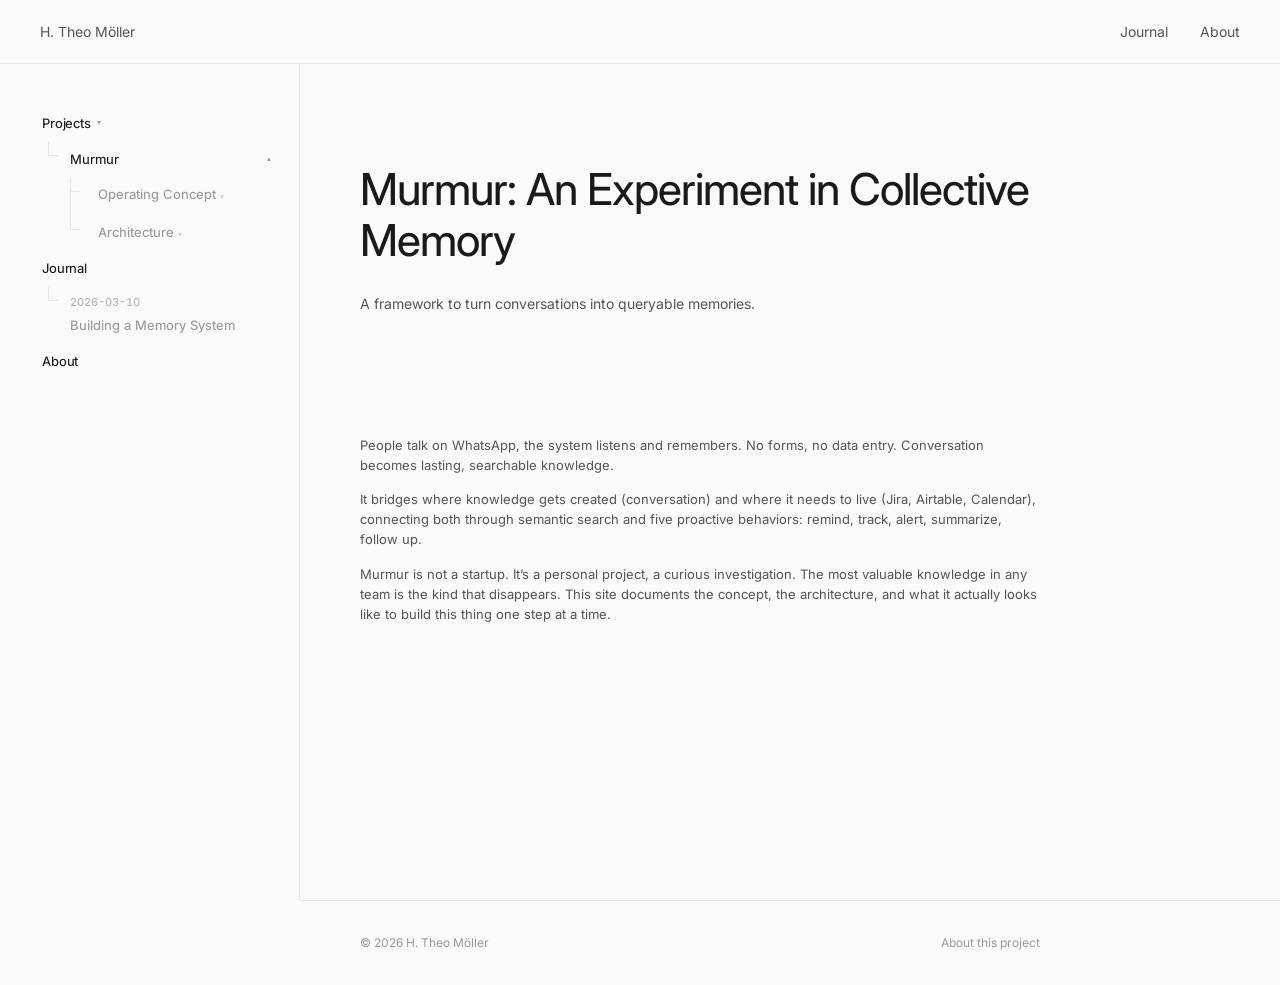
<file: index.html>
<!DOCTYPE html>
<html lang="en">
<head>
  <meta charset="UTF-8">
  <meta name="viewport" content="width=device-width, initial-scale=1.0">
  <title>H. Theo M&ouml;ller &mdash; Murmur</title>
  <link rel="stylesheet" href="style.css">
</head>
<body>

  <!-- Header -->
  <header class="header">
    <a href="index.html" class="logo">H. Theo M&ouml;ller</a>
    <nav class="header-nav">
      <a href="journal.html">Journal</a>
      <a href="about.html">About</a>
    </nav>
    <button class="menu-toggle" aria-label="Open navigation">
      <span></span><span></span><span></span>
    </button>
  </header>

  <!-- Layout: Sidebar + Main -->
  <div class="layout">

    <!-- Sidebar Navigation -->
    <aside class="sidebar">
      <nav class="sidebar-nav">
        <div class="sidebar-folder-toggle" data-folder="projects">
          Projects <span class="chevron">&#x25BE;</span>
        </div>
        <div class="sidebar-folder-content">
          <div class="sidebar-tree">
            <div class="sidebar-section expanded">
              <a class="sidebar-section-header active" href="index.html">
                Murmur <span class="chevron">&#x25BE;</span>
              </a>
              <div class="sidebar-chapters">
                <div class="sidebar-tree sidebar-subtree">
                <div class="sidebar-section">
                  <a class="sidebar-section-header" data-section="concept">
                    Operating Concept <span class="chevron">&#x25BE;</span>
                  </a>
                  <div class="sidebar-chapters">
                    <a href="concept.html#abstract"><span class="nav-number"></span> Abstract</a>
                    <a href="concept.html#problem"><span class="nav-number">01</span> The Problem</a>
                    <a href="concept.html#medium"><span class="nav-number">02</span> The Medium</a>
                    <a href="concept.html#memory"><span class="nav-number">03</span> The Memory</a>
                    <a href="concept.html#bridge"><span class="nav-number">04</span> The Bridge</a>
                    <a href="concept.html#behaviors"><span class="nav-number">05</span> Five Behaviors</a>
                    <a href="concept.html#model"><span class="nav-number">06</span> The Model</a>
                    <a href="concept.html#universality"><span class="nav-number">07</span> Universality</a>
                    <a href="concept.html#not"><span class="nav-number">08</span> What It Is Not</a>
                    <a href="concept.html#conclusion"><span class="nav-number">09</span> Conclusion</a>
                    <a href="concept.html#references"><span class="nav-number"></span> References</a>
                  </div>
                </div>
                <div class="sidebar-section">
                  <a class="sidebar-section-header" data-section="technical">
                    Architecture <span class="chevron">&#x25BE;</span>
                  </a>
                  <div class="sidebar-chapters">
                    <a href="technical.html#abstract"><span class="nav-number"></span> Abstract</a>
                    <a href="technical.html#pipeline"><span class="nav-number">01</span> The pipeline</a>
                    <a href="technical.html#stack"><span class="nav-number">02</span> The stack</a>
                    <a href="technical.html#multitenant"><span class="nav-number">03</span> Multi-tenant</a>
                    <a href="technical.html#memory"><span class="nav-number">04</span> Memory engine</a>
                    <a href="technical.html#personality"><span class="nav-number">05</span> Personality</a>
                    <a href="technical.html#trace"><span class="nav-number">06</span> Message trace</a>
                    <a href="technical.html#byok"><span class="nav-number">07</span> BYOK</a>
                    <a href="technical.html#security"><span class="nav-number">08</span> Security</a>
                    <a href="technical.html#degradation"><span class="nav-number">09</span> Degradation</a>
                    <a href="technical.html#build"><span class="nav-number">10</span> Build order</a>
                  </div>
                </div>
                </div>
              </div>
            </div>
          </div>
        </div>

        <div class="sidebar-tree-label">Journal</div>
        <div class="sidebar-tree">
          <div class="sidebar-section">
            <a class="sidebar-section-header" href="journal.html">
              <span class="journal-date">2026-03-10</span>Building a Memory System
            </a>
          </div>
        </div>

        <a class="sidebar-page-link" href="about.html">About</a>
      </nav>
      <div class="sidebar-resize-handle"></div>
    </aside>
    <div class="sidebar-backdrop"></div>

    <!-- Main Content -->
    <main class="main">
      <div class="main-inner">

        <section class="hero">
          <h1>Murmur: An Experiment in Collective Memory</h1>
          <p class="tagline">
            A framework to turn conversations into queryable memories.
          </p>
        </section>

        <section class="section fade-in">
          <p>
            People talk on WhatsApp, the system listens and remembers. No forms, no data entry. Conversation becomes lasting, searchable knowledge.
          </p>
          <p>
            It bridges where knowledge gets created (conversation) and where it needs to live (Jira, Airtable, Calendar), connecting both through semantic search and five proactive behaviors: remind, track, alert, summarize, follow up.
          </p>
          <p>
            Murmur is not a startup. It&rsquo;s a personal project, a curious investigation. The most valuable knowledge in any team is the kind that disappears. This site documents the concept, the architecture, and what it actually looks like to build this thing one step at a time.
          </p>
        </section>

      </div>
    </main>

  </div>

  <!-- Footer -->
  <footer class="footer">
    <div class="footer-inner">
      <span class="footer-text">&copy; 2026 H. Theo M&ouml;ller</span>
      <span class="footer-text"><a href="about.html">About this project</a></span>
    </div>
  </footer>

  <!-- Scripts -->
  <script src="sidebar.js"></script>
  <script>
    // Fade-in animations
    const observer = new IntersectionObserver((entries) => {
      entries.forEach(entry => {
        if (entry.isIntersecting) entry.target.classList.add('visible');
      });
    }, { threshold: 0.05, rootMargin: '0px 0px -20px 0px' });
    document.querySelectorAll('.fade-in').forEach(el => observer.observe(el));
  </script>

</body>
</html>
</file>
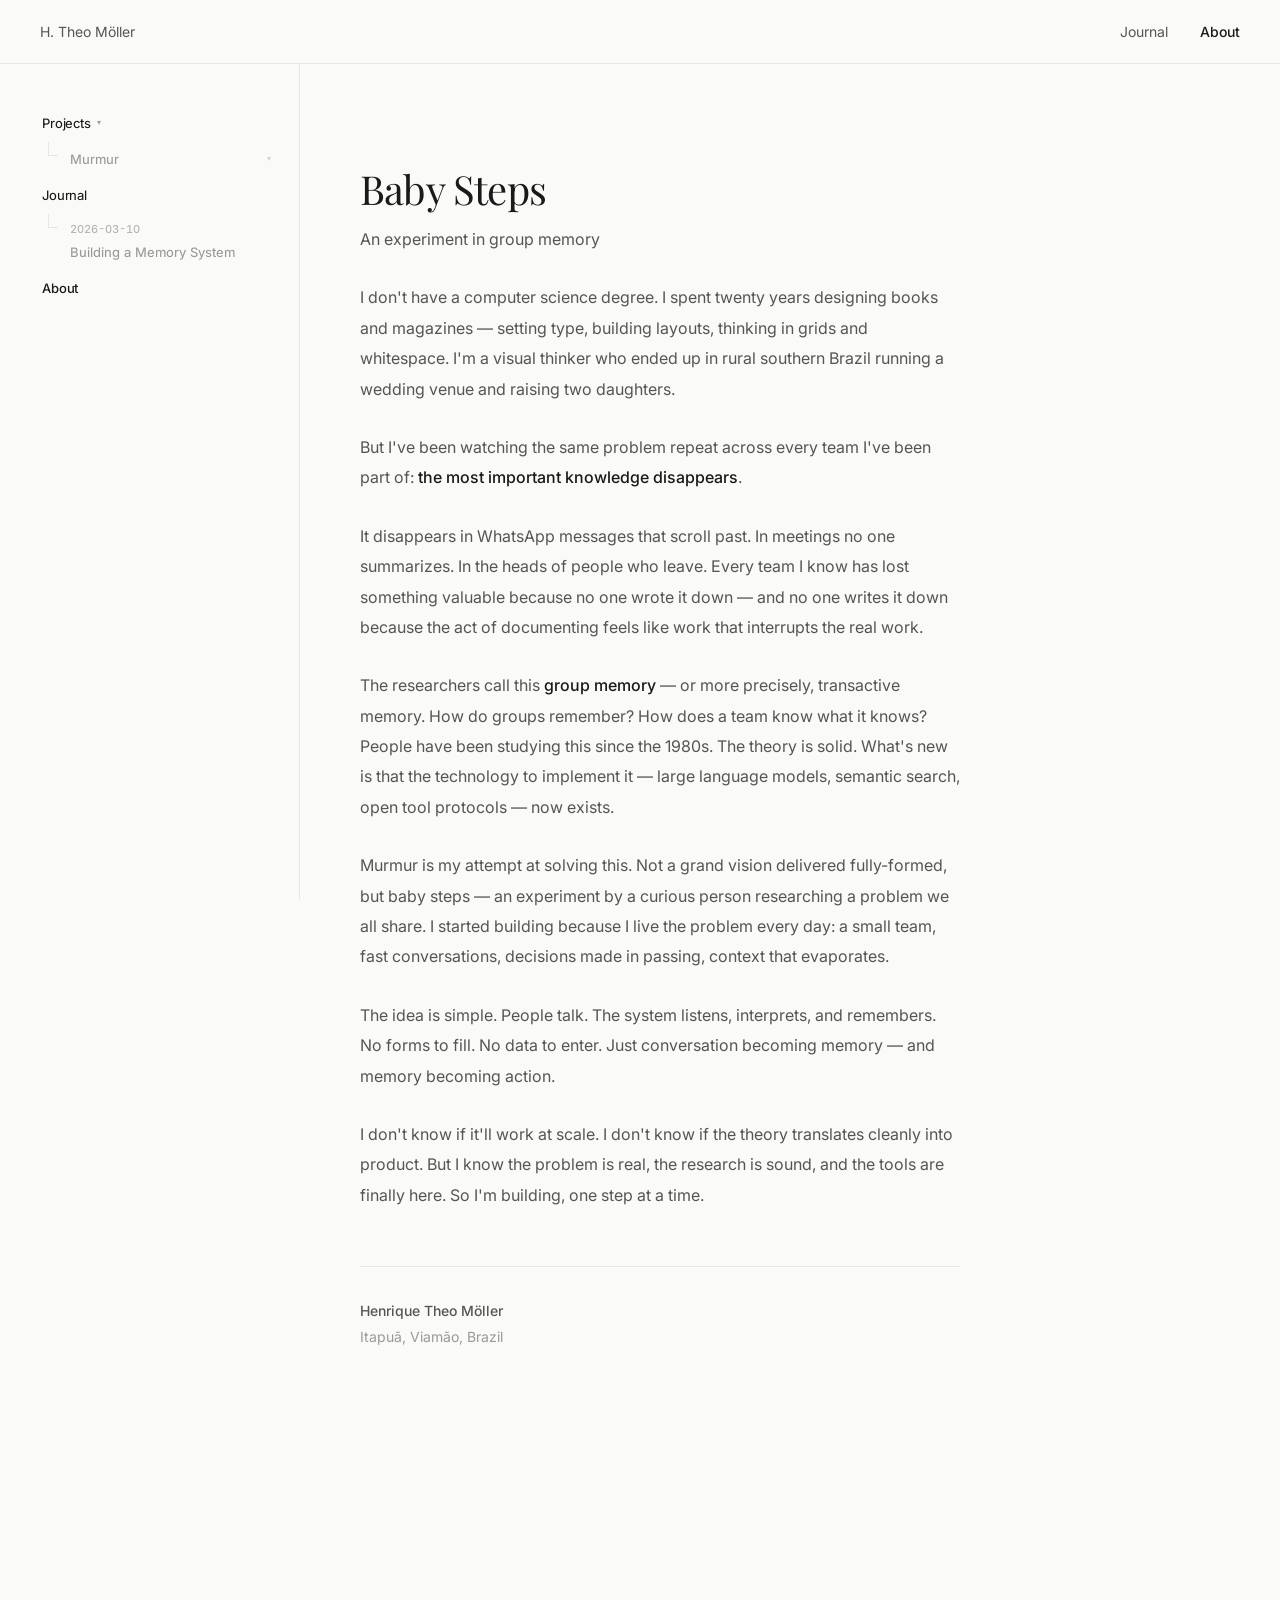
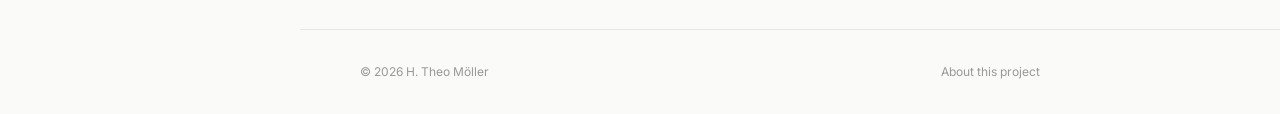
<file: about.html>
<!DOCTYPE html>
<html lang="en">
<head>
  <meta charset="UTF-8">
  <meta name="viewport" content="width=device-width, initial-scale=1.0">
  <title>H. Theo M&ouml;ller — About</title>
  <link rel="stylesheet" href="style.css">
</head>
<body>

  <!-- Header -->
  <header class="header">
    <a href="index.html" class="logo">H. Theo M&ouml;ller</a>
    <nav class="header-nav">
      <a href="journal.html">Journal</a>
      <a href="about.html" class="active">About</a>
    </nav>
    <button class="menu-toggle" aria-label="Open navigation">
      <span></span><span></span><span></span>
    </button>
  </header>

  <!-- Layout: Sidebar + Main -->
  <div class="layout">

    <!-- Sidebar Navigation -->
    <aside class="sidebar">
      <nav class="sidebar-nav">
        <div class="sidebar-folder-toggle" data-folder="projects">
          Projects <span class="chevron">&#x25BE;</span>
        </div>
        <div class="sidebar-folder-content">
          <div class="sidebar-tree">
            <div class="sidebar-section">
              <a class="sidebar-section-header" href="index.html">
                Murmur <span class="chevron">&#x25BE;</span>
              </a>
              <div class="sidebar-chapters">
                <div class="sidebar-tree sidebar-subtree">
                <div class="sidebar-section">
                  <a class="sidebar-section-header" data-section="concept">
                    Operating Concept <span class="chevron">&#x25BE;</span>
                  </a>
                  <div class="sidebar-chapters">
                    <a href="concept.html#abstract"><span class="nav-number"></span> Abstract</a>
                    <a href="concept.html#problem"><span class="nav-number">01</span> The Problem</a>
                    <a href="concept.html#medium"><span class="nav-number">02</span> The Medium</a>
                    <a href="concept.html#memory"><span class="nav-number">03</span> The Memory</a>
                    <a href="concept.html#bridge"><span class="nav-number">04</span> The Bridge</a>
                    <a href="concept.html#behaviors"><span class="nav-number">05</span> Five Behaviors</a>
                    <a href="concept.html#model"><span class="nav-number">06</span> The Model</a>
                    <a href="concept.html#universality"><span class="nav-number">07</span> Universality</a>
                    <a href="concept.html#not"><span class="nav-number">08</span> What It Is Not</a>
                    <a href="concept.html#conclusion"><span class="nav-number">09</span> Conclusion</a>
                    <a href="concept.html#references"><span class="nav-number"></span> References</a>
                  </div>
                </div>
                <div class="sidebar-section">
                  <a class="sidebar-section-header" data-section="technical">
                    Architecture <span class="chevron">&#x25BE;</span>
                  </a>
                  <div class="sidebar-chapters">
                    <a href="technical.html#abstract"><span class="nav-number"></span> Abstract</a>
                    <a href="technical.html#pipeline"><span class="nav-number">01</span> The pipeline</a>
                    <a href="technical.html#stack"><span class="nav-number">02</span> The stack</a>
                    <a href="technical.html#multitenant"><span class="nav-number">03</span> Multi-tenant</a>
                    <a href="technical.html#memory"><span class="nav-number">04</span> Memory engine</a>
                    <a href="technical.html#personality"><span class="nav-number">05</span> Personality</a>
                    <a href="technical.html#trace"><span class="nav-number">06</span> Message trace</a>
                    <a href="technical.html#byok"><span class="nav-number">07</span> BYOK</a>
                    <a href="technical.html#security"><span class="nav-number">08</span> Security</a>
                    <a href="technical.html#degradation"><span class="nav-number">09</span> Degradation</a>
                    <a href="technical.html#build"><span class="nav-number">10</span> Build order</a>
                  </div>
                </div>
                </div>
              </div>
            </div>
          </div>
        </div>

        <div class="sidebar-tree-label">Journal</div>
        <div class="sidebar-tree">
          <div class="sidebar-section">
            <a class="sidebar-section-header" href="journal.html">
              <span class="journal-date">2026-03-10</span>Building a Memory System
            </a>
          </div>
        </div>

        <a class="sidebar-page-link active" href="about.html">About</a>
      </nav>
      <div class="sidebar-resize-handle"></div>
    </aside>
    <div class="sidebar-backdrop"></div>

    <!-- Main Content -->
    <main class="main">
      <div class="main-inner">
        <div class="about-content">

          <h1>Baby Steps</h1>
          <p class="about-subtitle">An experiment in group memory</p>

          <p>
            I don't have a computer science degree. I spent twenty years designing books and
            magazines — setting type, building layouts, thinking in grids and whitespace. I'm a
            visual thinker who ended up in rural southern Brazil running a wedding venue and
            raising two daughters.
          </p>

          <p>
            But I've been watching the same problem repeat across every team I've been part of:
            <strong>the most important knowledge disappears</strong>.
          </p>

          <p>
            It disappears in WhatsApp messages that scroll past. In meetings no one summarizes.
            In the heads of people who leave. Every team I know has lost something valuable
            because no one wrote it down — and no one writes it down because the act of
            documenting feels like work that interrupts the real work.
          </p>

          <p>
            The researchers call this <strong>group memory</strong> — or more precisely,
            transactive memory. How do groups remember? How does a team know what it knows?
            People have been studying this since the 1980s. The theory is solid. What's new is
            that the technology to implement it — large language models, semantic search, open
            tool protocols — now exists.
          </p>

          <p>
            Murmur is my attempt at solving this. Not a grand vision delivered fully-formed, but
            baby steps — an experiment by a curious person researching a problem we all share.
            I started building because I live the problem every day: a small team, fast
            conversations, decisions made in passing, context that evaporates.
          </p>

          <p>
            The idea is simple. People talk. The system listens, interprets, and remembers. No
            forms to fill. No data to enter. Just conversation becoming memory — and memory
            becoming action.
          </p>

          <p>
            I don't know if it'll work at scale. I don't know if the theory translates cleanly
            into product. But I know the problem is real, the research is sound, and the tools
            are finally here. So I'm building, one step at a time.
          </p>

          <div class="signature">
            <strong>Henrique Theo M&ouml;ller</strong>
            Itapu&atilde;, Viam&atilde;o, Brazil
          </div>

        </div>
      </div>
    </main>

  </div>

  <!-- Footer -->
  <footer class="footer">
    <div class="footer-inner">
      <span class="footer-text">&copy; 2026 H. Theo M&ouml;ller</span>
      <span class="footer-text"><a href="about.html">About this project</a></span>
    </div>
  </footer>

  <!-- Scripts -->
  <script src="sidebar.js"></script>

</body>
</html>
</file>
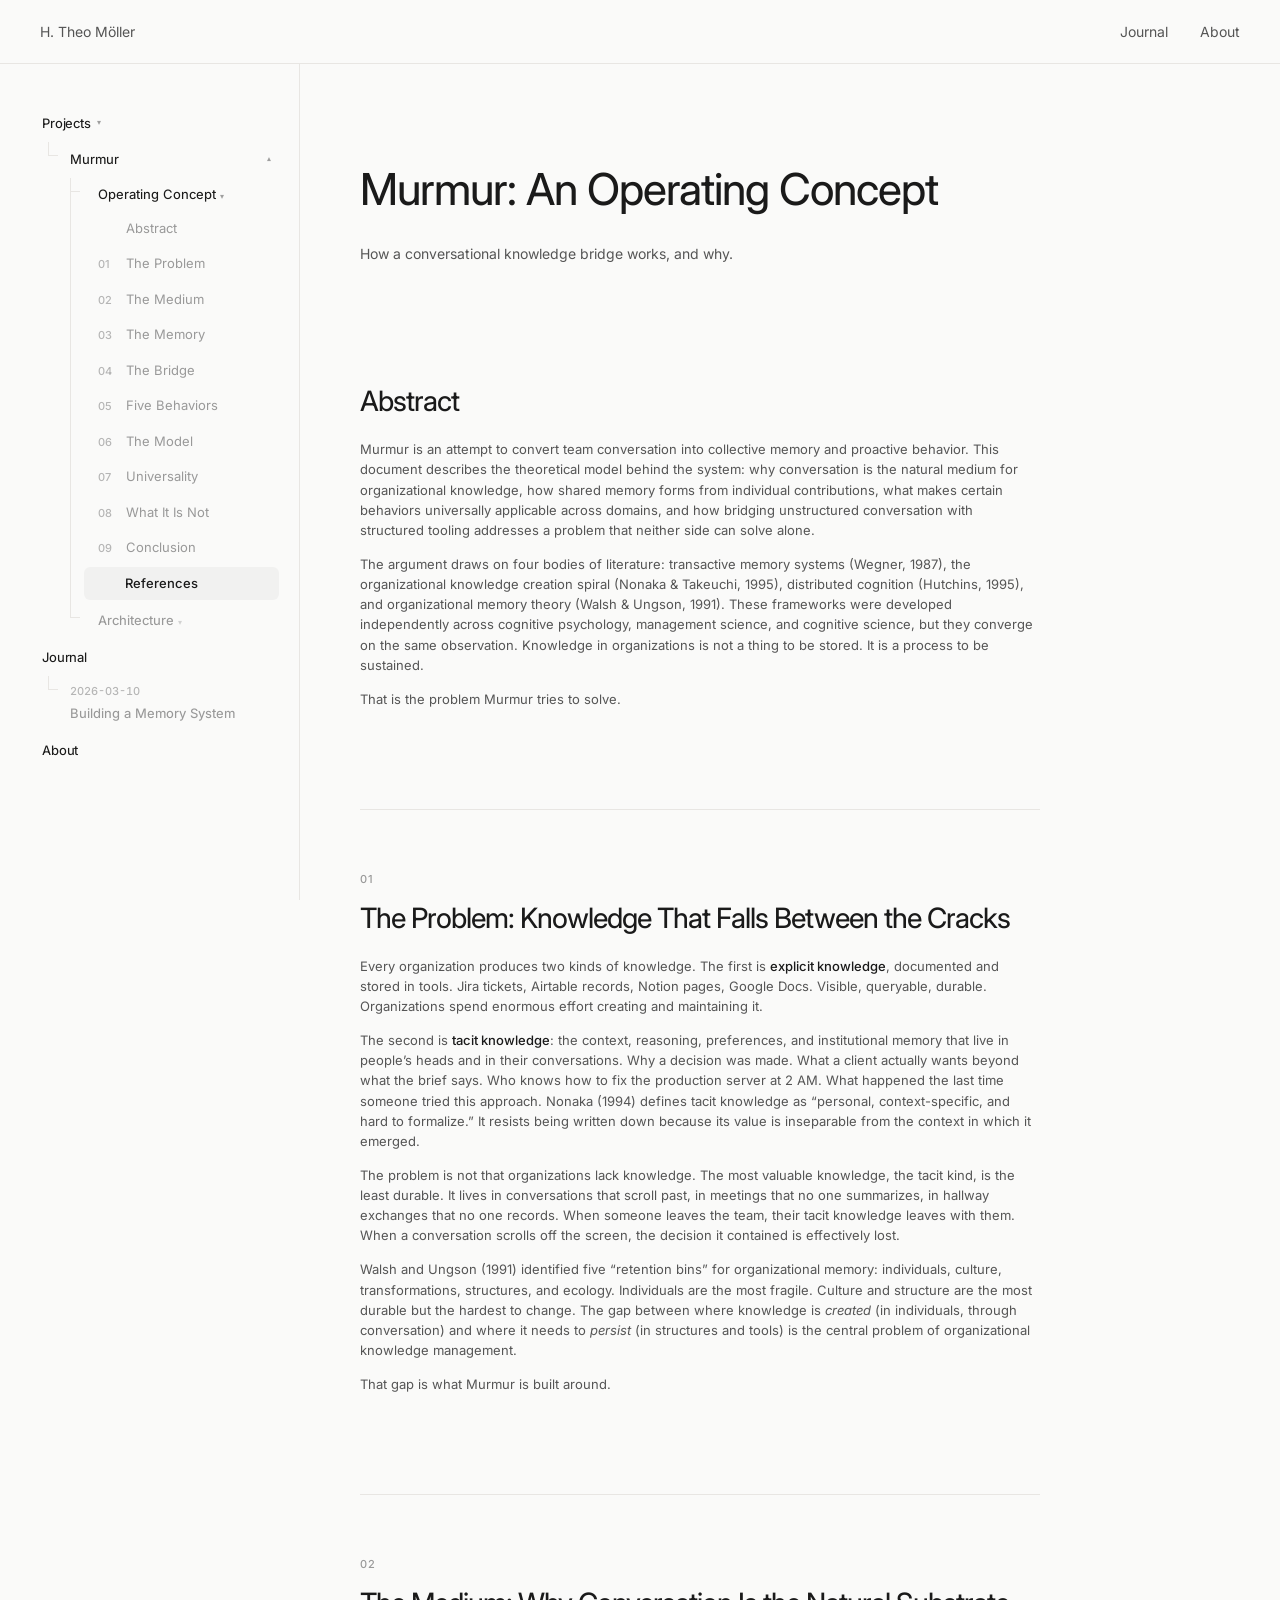
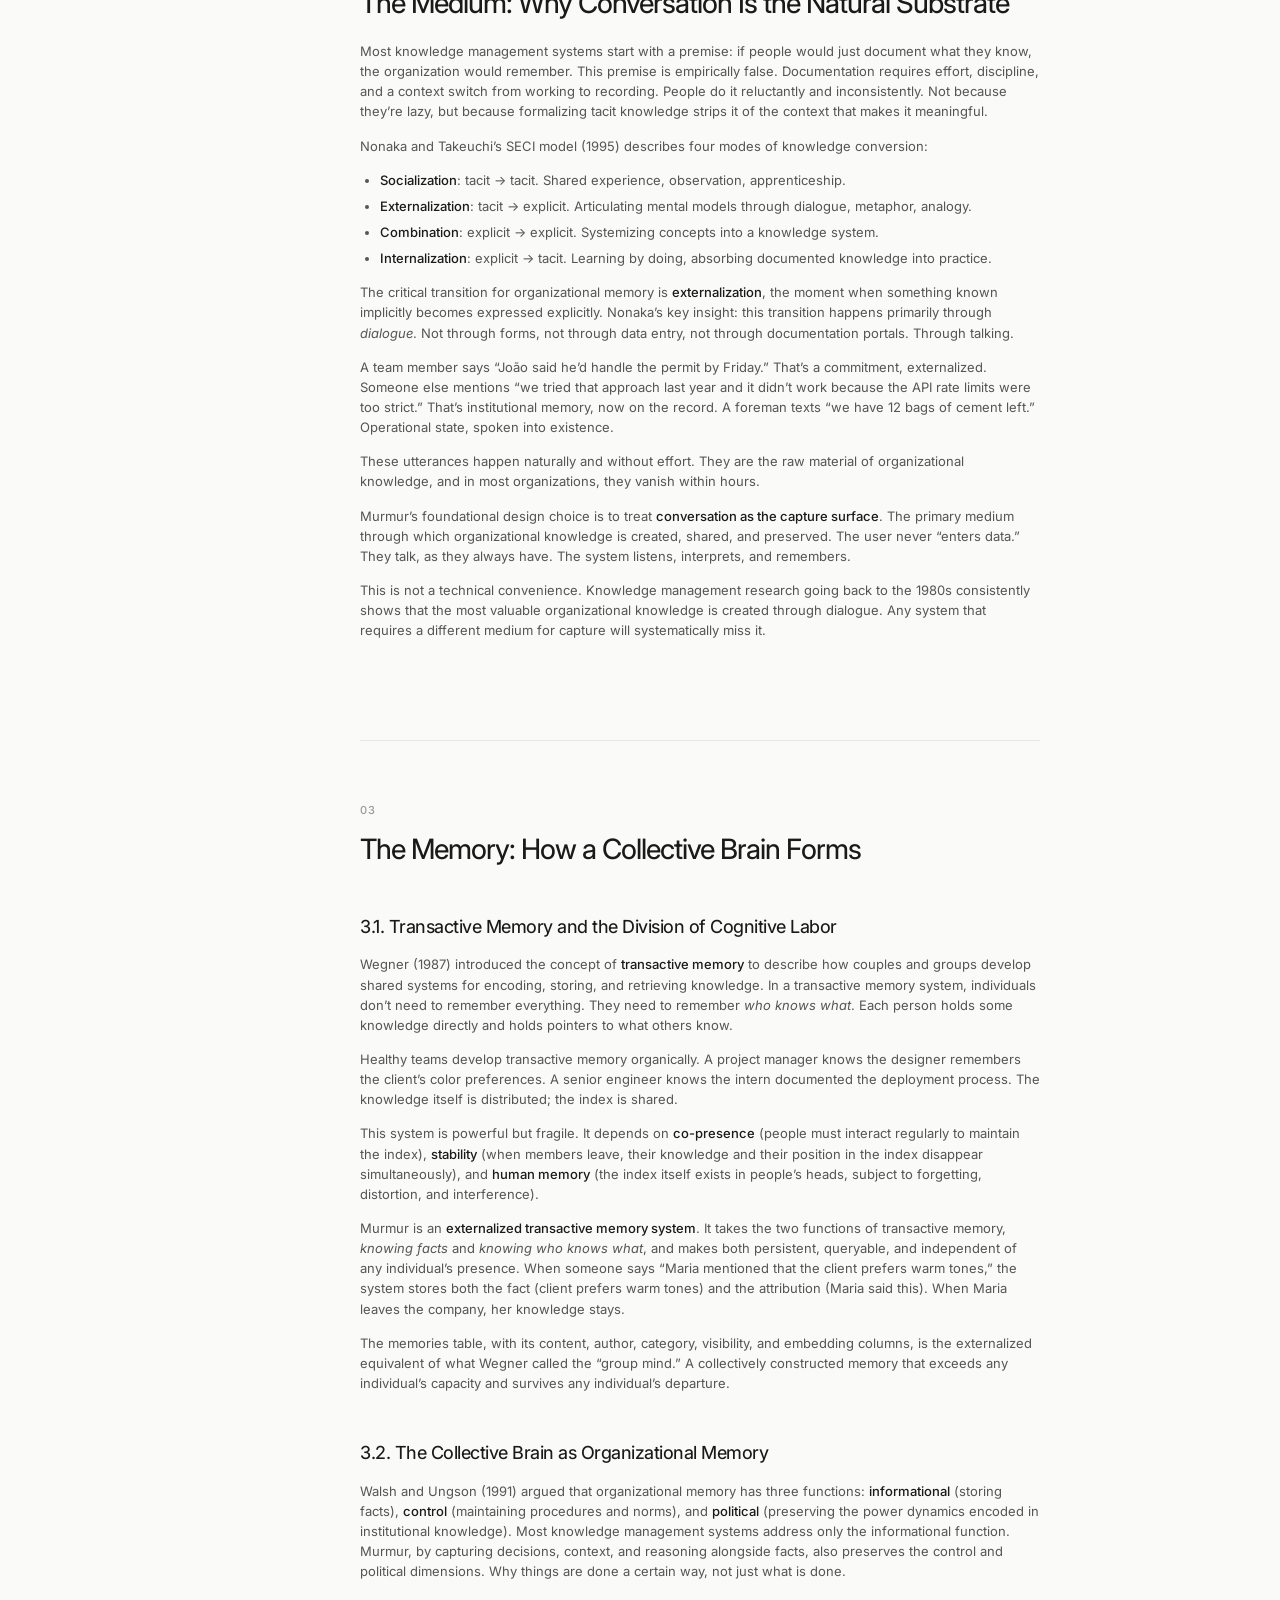
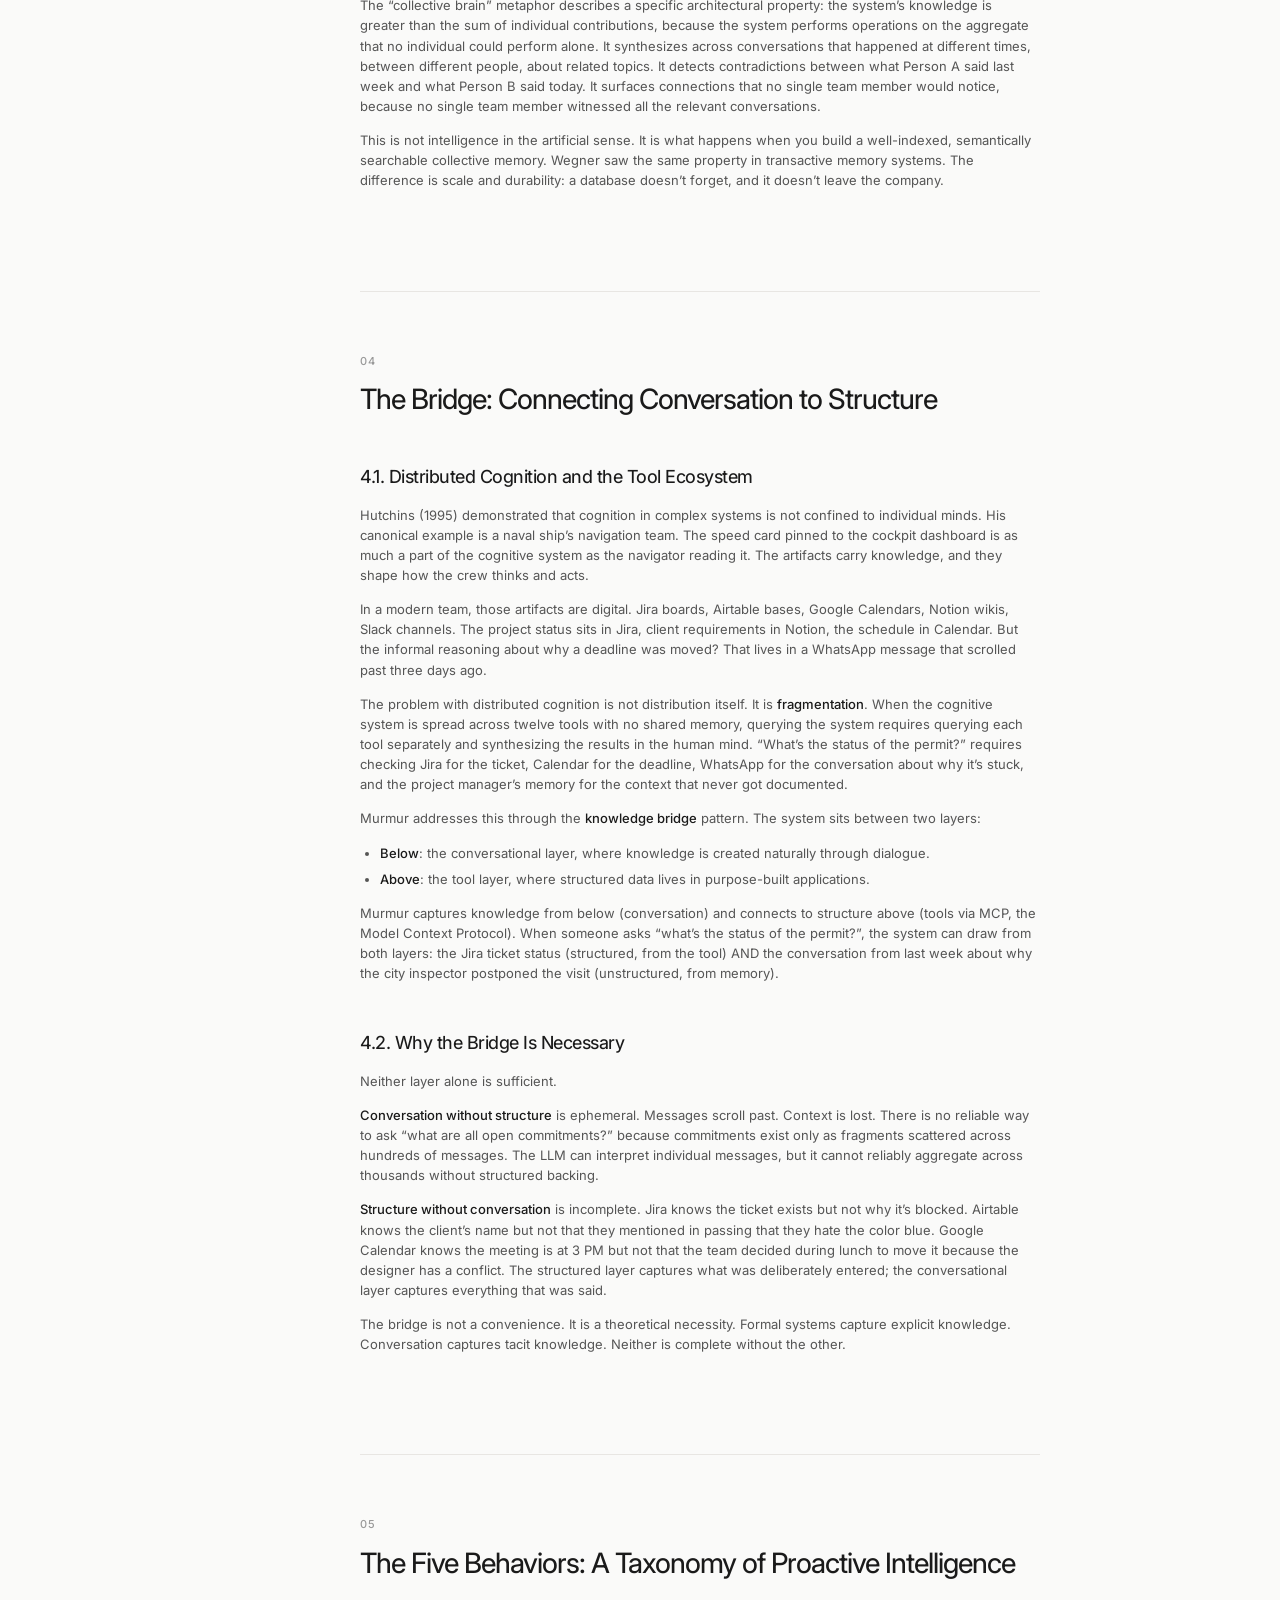
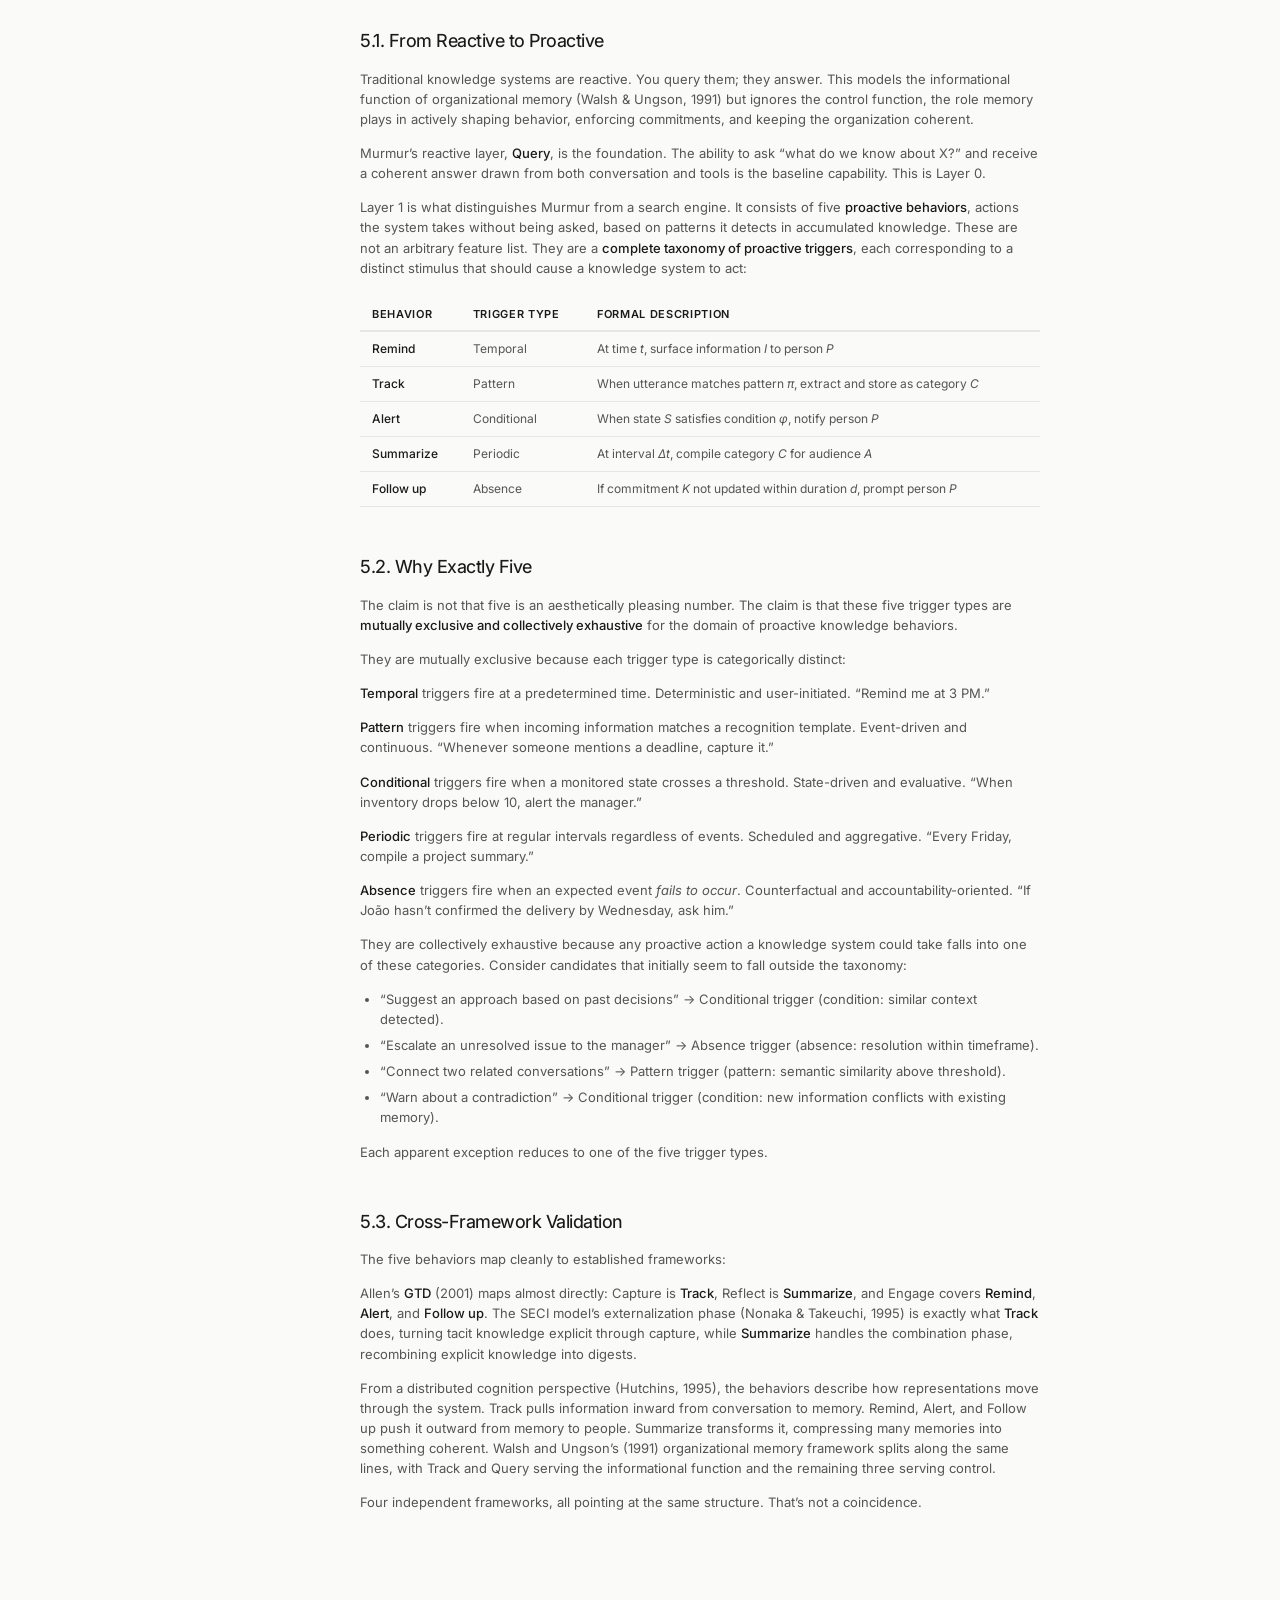
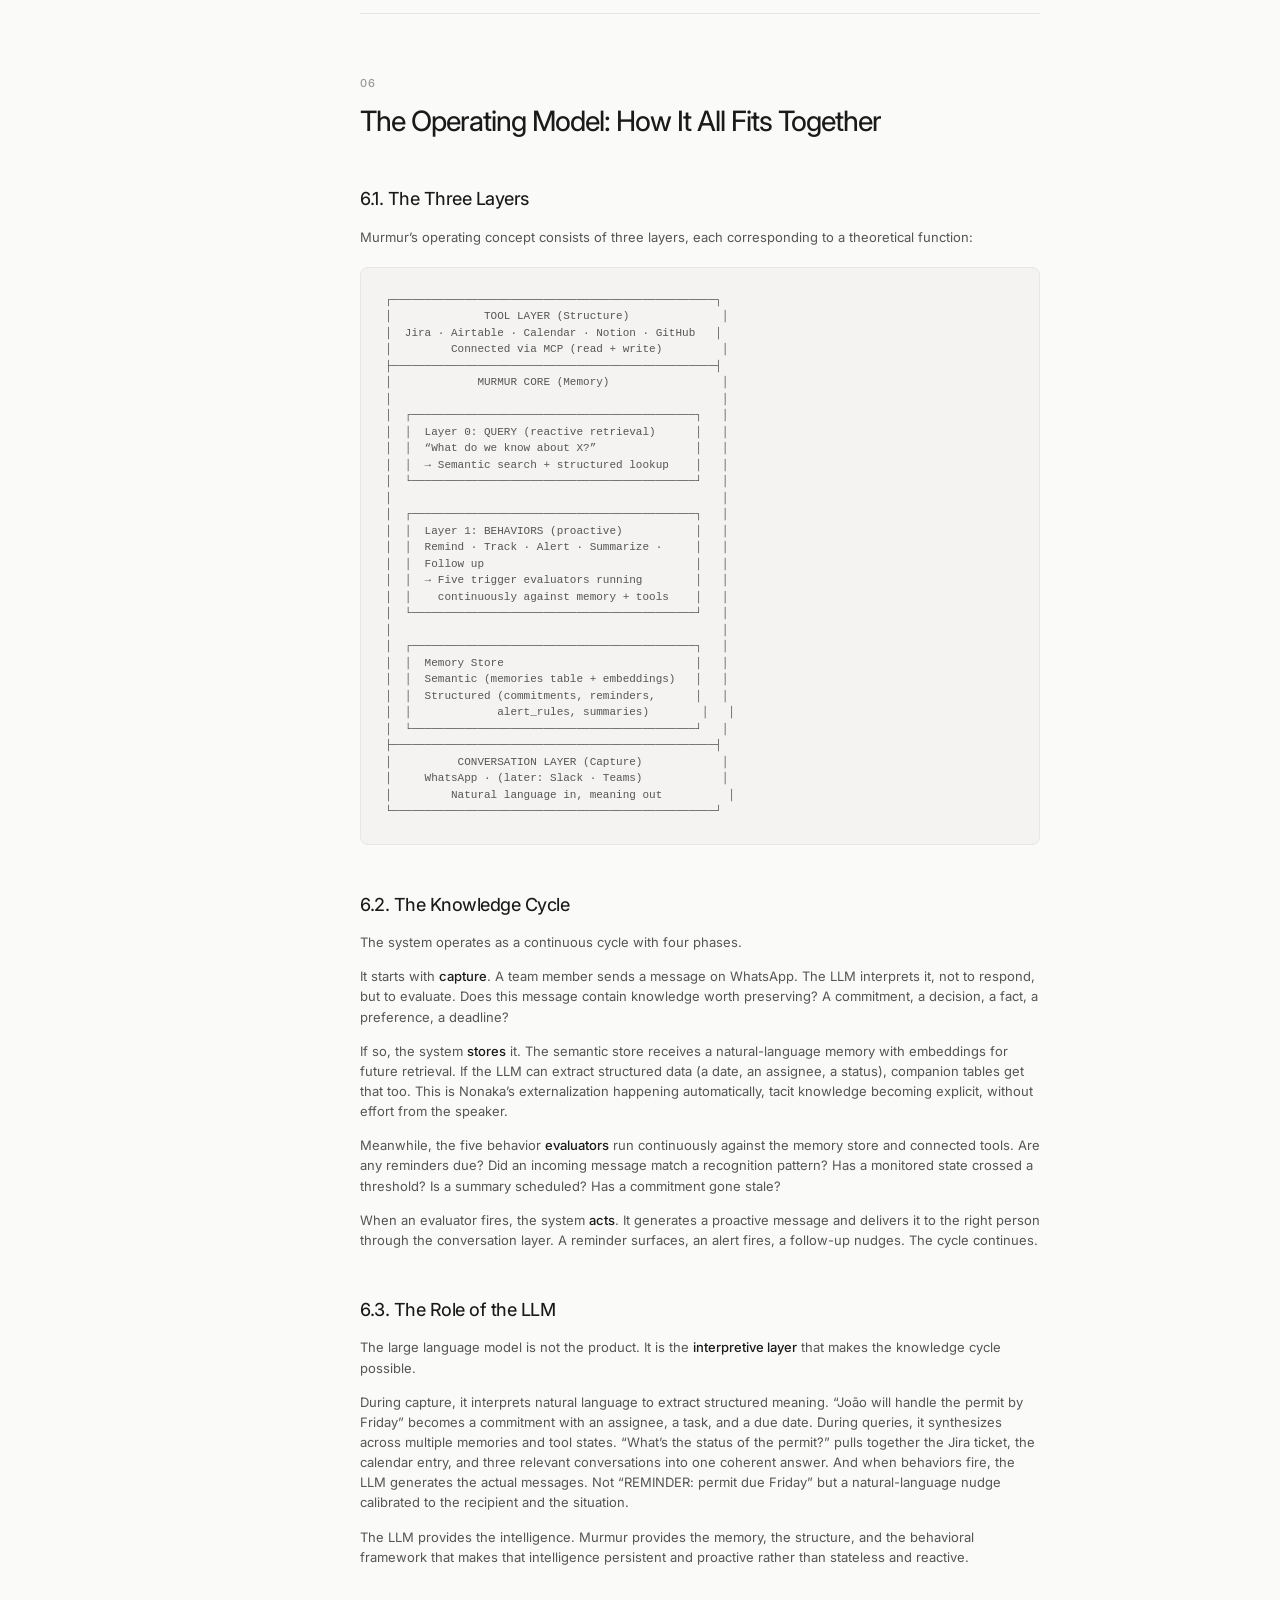
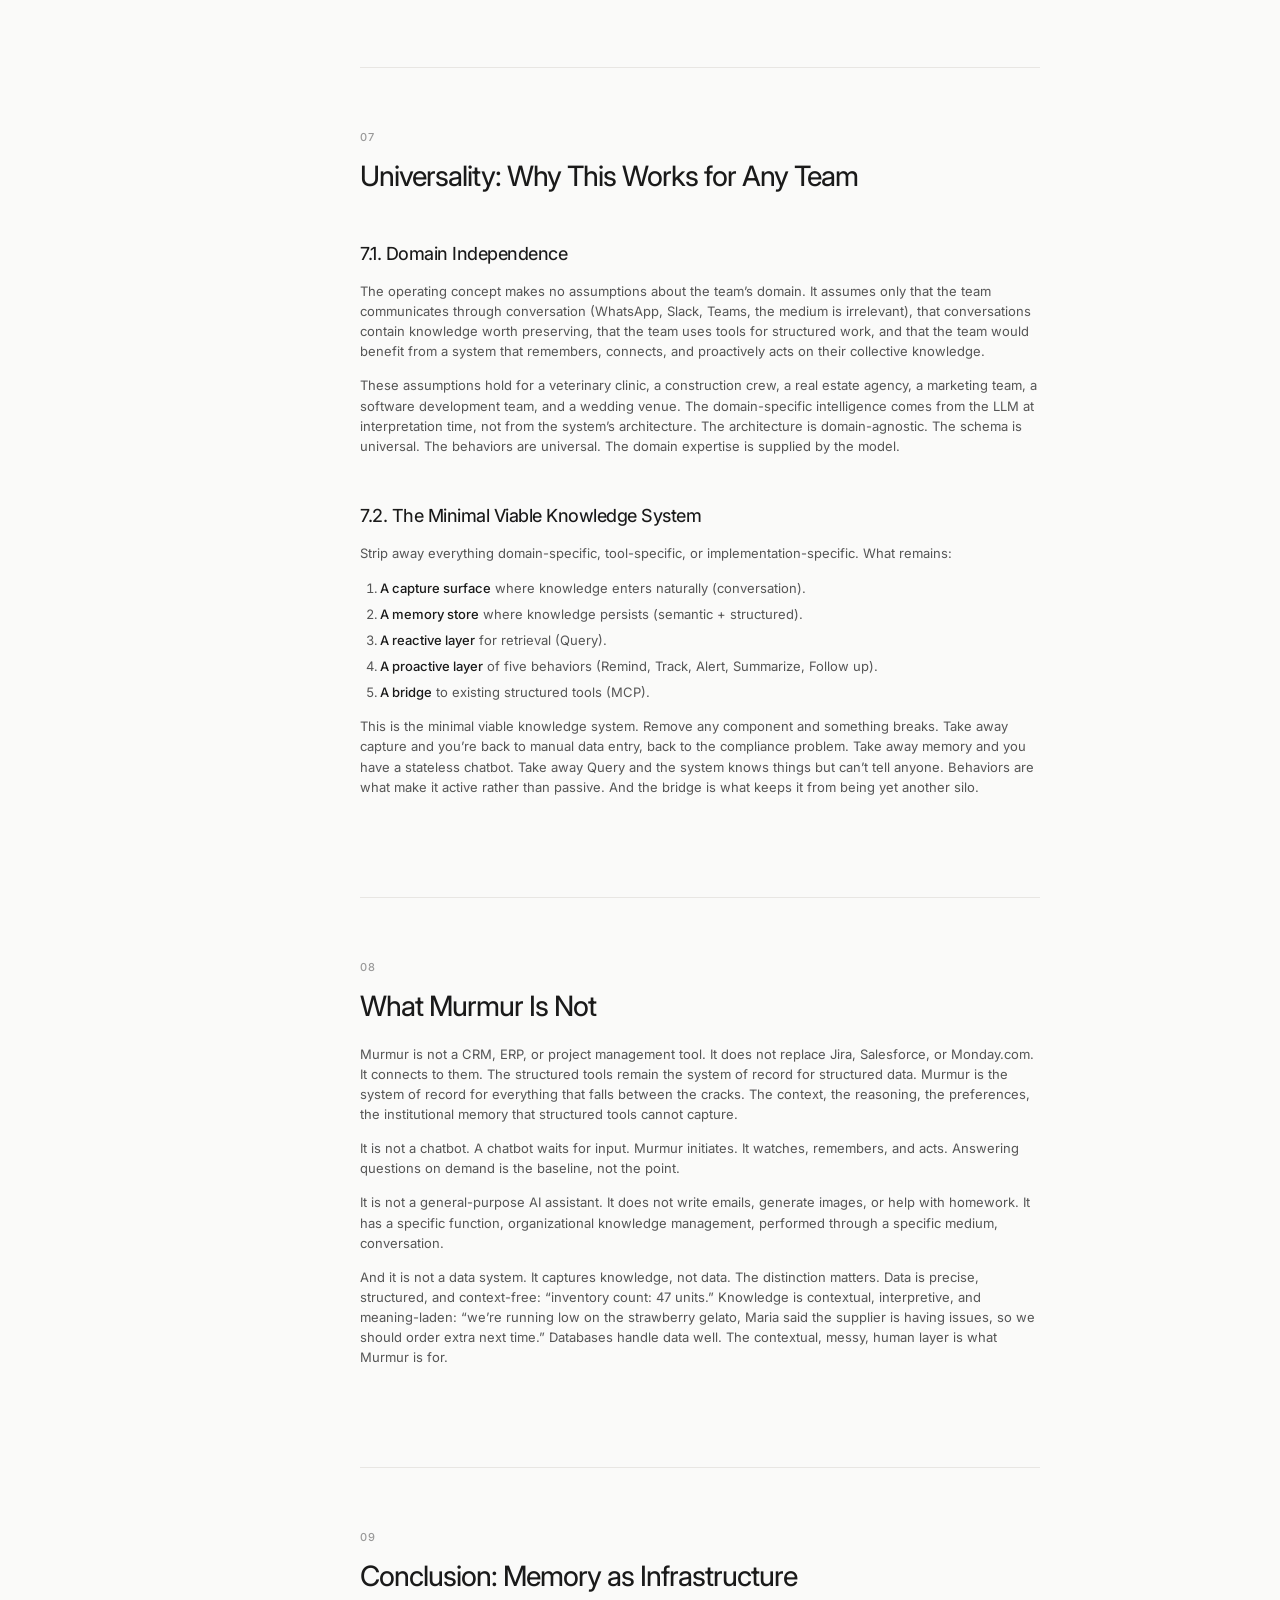
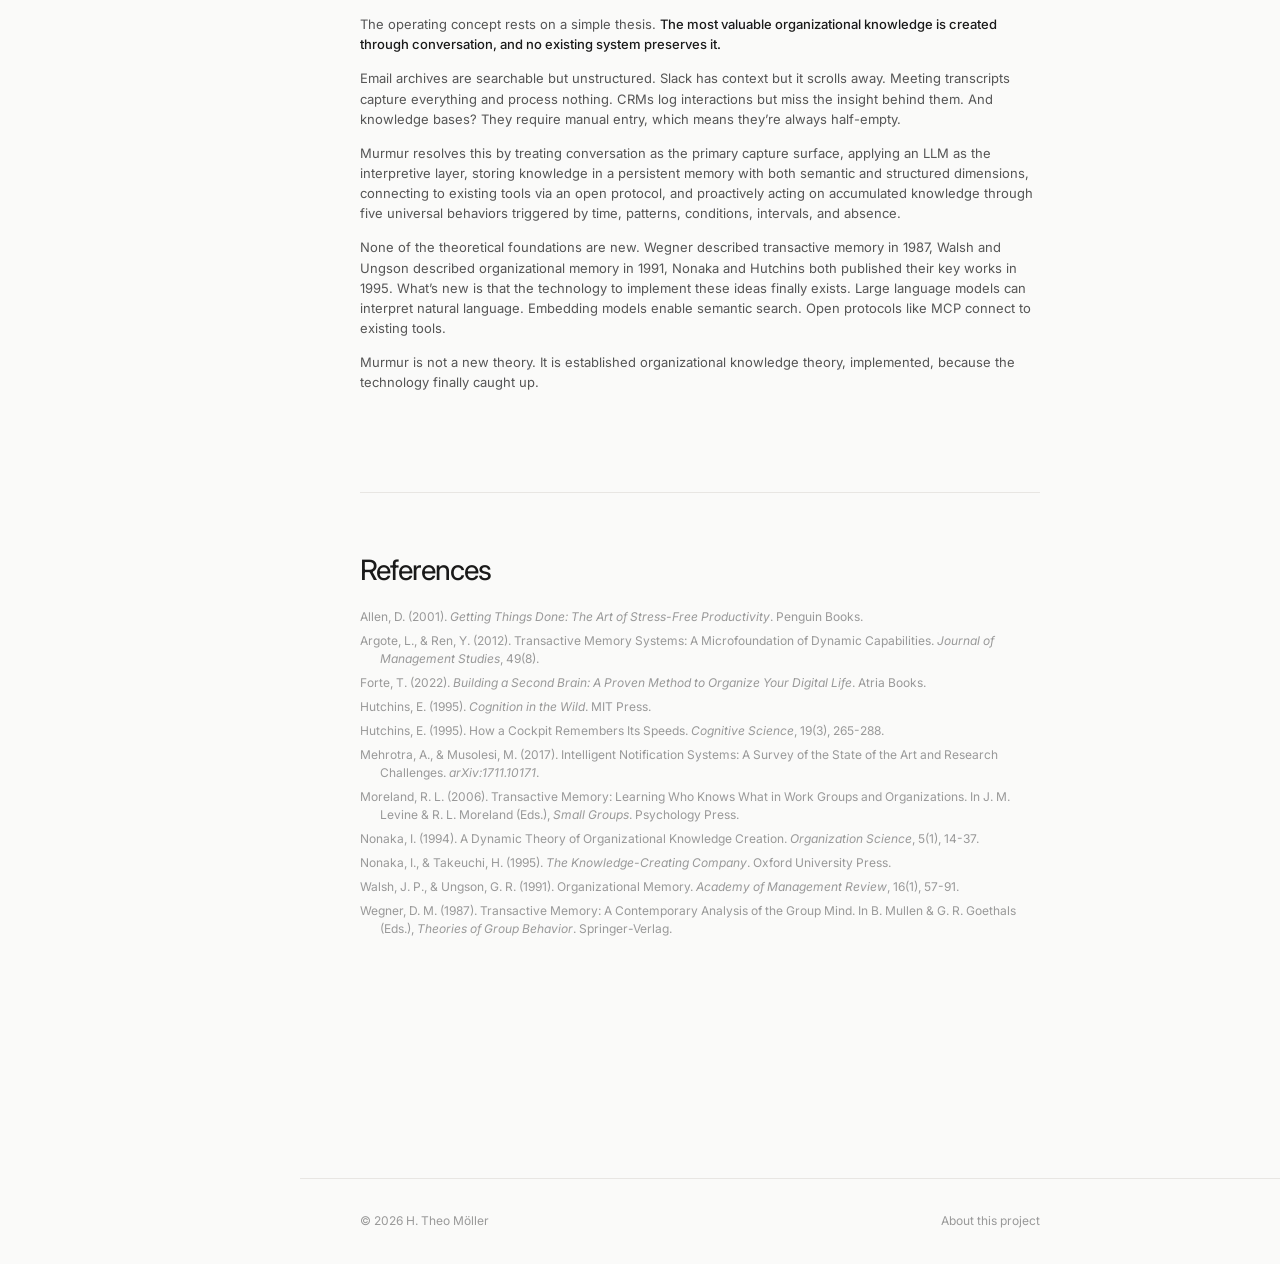
<file: concept.html>
<!DOCTYPE html>
<html lang="en">
<head>
  <meta charset="UTF-8">
  <meta name="viewport" content="width=device-width, initial-scale=1.0">
  <title>H. Theo M&ouml;ller — Murmur: An Operating Concept</title>
  <link rel="stylesheet" href="style.css">
</head>
<body>

  <!-- Header -->
  <header class="header">
    <a href="index.html" class="logo">H. Theo M&ouml;ller</a>
    <nav class="header-nav">
      <a href="journal.html">Journal</a>
      <a href="about.html">About</a>
    </nav>
    <button class="menu-toggle" aria-label="Open navigation">
      <span></span><span></span><span></span>
    </button>
  </header>

  <!-- Layout: Sidebar + Main -->
  <div class="layout">

    <!-- Sidebar Navigation -->
    <aside class="sidebar">
      <nav class="sidebar-nav">
        <div class="sidebar-folder-toggle" data-folder="projects">
          Projects <span class="chevron">&#x25BE;</span>
        </div>
        <div class="sidebar-folder-content">
          <div class="sidebar-tree">
            <div class="sidebar-section expanded">
              <a class="sidebar-section-header" href="index.html">
                Murmur <span class="chevron">&#x25BE;</span>
              </a>
              <div class="sidebar-chapters">
                <div class="sidebar-tree sidebar-subtree">
                <div class="sidebar-section expanded">
                  <a class="sidebar-section-header" data-section="concept">
                    Operating Concept <span class="chevron">&#x25BE;</span>
                  </a>
                  <div class="sidebar-chapters">
                    <a href="#abstract"><span class="nav-number"></span> Abstract</a>
                    <a href="#problem"><span class="nav-number">01</span> The Problem</a>
                    <a href="#medium"><span class="nav-number">02</span> The Medium</a>
                    <a href="#memory"><span class="nav-number">03</span> The Memory</a>
                    <a href="#bridge"><span class="nav-number">04</span> The Bridge</a>
                    <a href="#behaviors"><span class="nav-number">05</span> Five Behaviors</a>
                    <a href="#model"><span class="nav-number">06</span> The Model</a>
                    <a href="#universality"><span class="nav-number">07</span> Universality</a>
                    <a href="#not"><span class="nav-number">08</span> What It Is Not</a>
                    <a href="#conclusion"><span class="nav-number">09</span> Conclusion</a>
                    <a href="#references"><span class="nav-number"></span> References</a>
                  </div>
                </div>
                <div class="sidebar-section">
                  <a class="sidebar-section-header" data-section="technical">
                    Architecture <span class="chevron">&#x25BE;</span>
                  </a>
                  <div class="sidebar-chapters">
                    <a href="technical.html#abstract"><span class="nav-number"></span> Abstract</a>
                    <a href="technical.html#pipeline"><span class="nav-number">01</span> The pipeline</a>
                    <a href="technical.html#stack"><span class="nav-number">02</span> The stack</a>
                    <a href="technical.html#multitenant"><span class="nav-number">03</span> Multi-tenant</a>
                    <a href="technical.html#memory"><span class="nav-number">04</span> Memory engine</a>
                    <a href="technical.html#personality"><span class="nav-number">05</span> Personality</a>
                    <a href="technical.html#trace"><span class="nav-number">06</span> Message trace</a>
                    <a href="technical.html#byok"><span class="nav-number">07</span> BYOK</a>
                    <a href="technical.html#security"><span class="nav-number">08</span> Security</a>
                    <a href="technical.html#degradation"><span class="nav-number">09</span> Degradation</a>
                    <a href="technical.html#build"><span class="nav-number">10</span> Build order</a>
                  </div>
                </div>
                </div>
              </div>
            </div>
          </div>
        </div>

        <div class="sidebar-tree-label">Journal</div>
        <div class="sidebar-tree">
          <div class="sidebar-section">
            <a class="sidebar-section-header" href="journal.html">
              <span class="journal-date">2026-03-10</span>Building a Memory System
            </a>
          </div>
        </div>

        <a class="sidebar-page-link" href="about.html">About</a>
      </nav>
      <div class="sidebar-resize-handle"></div>
    </aside>
    <div class="sidebar-backdrop"></div>

    <!-- Main Content -->
    <main class="main">
      <div class="main-inner">

        <!-- Hero -->
        <section class="hero">
          <h1>Murmur: An Operating Concept</h1>
          <p class="tagline">
            How a conversational knowledge bridge works, and why.
          </p>
        </section>

        <!-- Abstract -->
        <section id="abstract" class="section fade-in">
          <h2>Abstract</h2>
          <p>
            Murmur is an attempt to convert team conversation into collective memory and proactive behavior. This document describes the theoretical model behind the system: why conversation is the natural medium for organizational knowledge, how shared memory forms from individual contributions, what makes certain behaviors universally applicable across domains, and how bridging unstructured conversation with structured tooling addresses a problem that neither side can solve alone.
          </p>
          <p>
            The argument draws on four bodies of literature: transactive memory systems (Wegner, 1987), the organizational knowledge creation spiral (Nonaka &amp; Takeuchi, 1995), distributed cognition (Hutchins, 1995), and organizational memory theory (Walsh &amp; Ungson, 1991). These frameworks were developed independently across cognitive psychology, management science, and cognitive science, but they converge on the same observation. Knowledge in organizations is not a thing to be stored. It is a process to be sustained.
          </p>
          <p>
            That is the problem Murmur tries to solve.
          </p>
        </section>

        <hr class="section-separator">

        <!-- 1. The Problem -->
        <section id="problem" class="section fade-in">
          <span class="section-number">01</span>
          <h2>The Problem: Knowledge That Falls Between the Cracks</h2>
          <p>
            Every organization produces two kinds of knowledge. The first is <strong>explicit knowledge</strong>, documented and stored in tools. Jira tickets, Airtable records, Notion pages, Google Docs. Visible, queryable, durable. Organizations spend enormous effort creating and maintaining it.
          </p>
          <p>
            The second is <strong>tacit knowledge</strong>: the context, reasoning, preferences, and institutional memory that live in people&rsquo;s heads and in their conversations. Why a decision was made. What a client actually wants beyond what the brief says. Who knows how to fix the production server at 2 AM. What happened the last time someone tried this approach. Nonaka (1994) defines tacit knowledge as &ldquo;personal, context-specific, and hard to formalize.&rdquo; It resists being written down because its value is inseparable from the context in which it emerged.
          </p>
          <p>
            The problem is not that organizations lack knowledge. The most valuable knowledge, the tacit kind, is the least durable. It lives in conversations that scroll past, in meetings that no one summarizes, in hallway exchanges that no one records. When someone leaves the team, their tacit knowledge leaves with them. When a conversation scrolls off the screen, the decision it contained is effectively lost.
          </p>
          <p>
            Walsh and Ungson (1991) identified five &ldquo;retention bins&rdquo; for organizational memory: individuals, culture, transformations, structures, and ecology. Individuals are the most fragile. Culture and structure are the most durable but the hardest to change. The gap between where knowledge is <em>created</em> (in individuals, through conversation) and where it needs to <em>persist</em> (in structures and tools) is the central problem of organizational knowledge management.
          </p>
          <p>
            That gap is what Murmur is built around.
          </p>
        </section>

        <hr class="section-separator">

        <!-- 2. The Medium -->
        <section id="medium" class="section fade-in">
          <span class="section-number">02</span>
          <h2>The Medium: Why Conversation Is the Natural Substrate</h2>
          <p>
            Most knowledge management systems start with a premise: if people would just document what they know, the organization would remember. This premise is empirically false. Documentation requires effort, discipline, and a context switch from working to recording. People do it reluctantly and inconsistently. Not because they&rsquo;re lazy, but because formalizing tacit knowledge strips it of the context that makes it meaningful.
          </p>
          <p>
            Nonaka and Takeuchi&rsquo;s SECI model (1995) describes four modes of knowledge conversion:
          </p>
          <ul>
            <li><strong>Socialization</strong>: tacit &rarr; tacit. Shared experience, observation, apprenticeship.</li>
            <li><strong>Externalization</strong>: tacit &rarr; explicit. Articulating mental models through dialogue, metaphor, analogy.</li>
            <li><strong>Combination</strong>: explicit &rarr; explicit. Systemizing concepts into a knowledge system.</li>
            <li><strong>Internalization</strong>: explicit &rarr; tacit. Learning by doing, absorbing documented knowledge into practice.</li>
          </ul>
          <p>
            The critical transition for organizational memory is <strong>externalization</strong>, the moment when something known implicitly becomes expressed explicitly. Nonaka&rsquo;s key insight: this transition happens primarily through <em>dialogue</em>. Not through forms, not through data entry, not through documentation portals. Through talking.
          </p>
          <p>
            A team member says &ldquo;Jo&atilde;o said he&rsquo;d handle the permit by Friday.&rdquo; That&rsquo;s a commitment, externalized. Someone else mentions &ldquo;we tried that approach last year and it didn&rsquo;t work because the API rate limits were too strict.&rdquo; That&rsquo;s institutional memory, now on the record. A foreman texts &ldquo;we have 12 bags of cement left.&rdquo; Operational state, spoken into existence.
          </p>
          <p>
            These utterances happen naturally and without effort. They are the raw material of organizational knowledge, and in most organizations, they vanish within hours.
          </p>
          <p>
            Murmur&rsquo;s foundational design choice is to treat <strong>conversation as the capture surface</strong>. The primary medium through which organizational knowledge is created, shared, and preserved. The user never &ldquo;enters data.&rdquo; They talk, as they always have. The system listens, interprets, and remembers.
          </p>
          <p>
            This is not a technical convenience. Knowledge management research going back to the 1980s consistently shows that the most valuable organizational knowledge is created through dialogue. Any system that requires a different medium for capture will systematically miss it.
          </p>
        </section>

        <hr class="section-separator">

        <!-- 3. The Memory -->
        <section id="memory" class="section fade-in">
          <span class="section-number">03</span>
          <h2>The Memory: How a Collective Brain Forms</h2>

          <h3>3.1. Transactive Memory and the Division of Cognitive Labor</h3>
          <p>
            Wegner (1987) introduced the concept of <strong>transactive memory</strong> to describe how couples and groups develop shared systems for encoding, storing, and retrieving knowledge. In a transactive memory system, individuals don&rsquo;t need to remember everything. They need to remember <em>who knows what</em>. Each person holds some knowledge directly and holds pointers to what others know.
          </p>
          <p>
            Healthy teams develop transactive memory organically. A project manager knows the designer remembers the client&rsquo;s color preferences. A senior engineer knows the intern documented the deployment process. The knowledge itself is distributed; the index is shared.
          </p>
          <p>
            This system is powerful but fragile. It depends on <strong>co-presence</strong> (people must interact regularly to maintain the index), <strong>stability</strong> (when members leave, their knowledge and their position in the index disappear simultaneously), and <strong>human memory</strong> (the index itself exists in people&rsquo;s heads, subject to forgetting, distortion, and interference).
          </p>
          <p>
            Murmur is an <strong>externalized transactive memory system</strong>. It takes the two functions of transactive memory, <em>knowing facts</em> and <em>knowing who knows what</em>, and makes both persistent, queryable, and independent of any individual&rsquo;s presence. When someone says &ldquo;Maria mentioned that the client prefers warm tones,&rdquo; the system stores both the fact (client prefers warm tones) and the attribution (Maria said this). When Maria leaves the company, her knowledge stays.
          </p>
          <p>
            The memories table, with its content, author, category, visibility, and embedding columns, is the externalized equivalent of what Wegner called the &ldquo;group mind.&rdquo; A collectively constructed memory that exceeds any individual&rsquo;s capacity and survives any individual&rsquo;s departure.
          </p>

          <h3>3.2. The Collective Brain as Organizational Memory</h3>
          <p>
            Walsh and Ungson (1991) argued that organizational memory has three functions: <strong>informational</strong> (storing facts), <strong>control</strong> (maintaining procedures and norms), and <strong>political</strong> (preserving the power dynamics encoded in institutional knowledge). Most knowledge management systems address only the informational function. Murmur, by capturing decisions, context, and reasoning alongside facts, also preserves the control and political dimensions. Why things are done a certain way, not just what is done.
          </p>
          <p>
            The &ldquo;collective brain&rdquo; metaphor describes a specific architectural property: the system&rsquo;s knowledge is greater than the sum of individual contributions, because the system performs operations on the aggregate that no individual could perform alone. It synthesizes across conversations that happened at different times, between different people, about related topics. It detects contradictions between what Person A said last week and what Person B said today. It surfaces connections that no single team member would notice, because no single team member witnessed all the relevant conversations.
          </p>
          <p>
            This is not intelligence in the artificial sense. It is what happens when you build a well-indexed, semantically searchable collective memory. Wegner saw the same property in transactive memory systems. The difference is scale and durability: a database doesn&rsquo;t forget, and it doesn&rsquo;t leave the company.
          </p>
        </section>

        <hr class="section-separator">

        <!-- 4. The Bridge -->
        <section id="bridge" class="section fade-in">
          <span class="section-number">04</span>
          <h2>The Bridge: Connecting Conversation to Structure</h2>

          <h3>4.1. Distributed Cognition and the Tool Ecosystem</h3>
          <p>
            Hutchins (1995) demonstrated that cognition in complex systems is not confined to individual minds. His canonical example is a naval ship&rsquo;s navigation team. The speed card pinned to the cockpit dashboard is as much a part of the cognitive system as the navigator reading it. The artifacts carry knowledge, and they shape how the crew thinks and acts.
          </p>
          <p>
            In a modern team, those artifacts are digital. Jira boards, Airtable bases, Google Calendars, Notion wikis, Slack channels. The project status sits in Jira, client requirements in Notion, the schedule in Calendar. But the informal reasoning about why a deadline was moved? That lives in a WhatsApp message that scrolled past three days ago.
          </p>
          <p>
            The problem with distributed cognition is not distribution itself. It is <strong>fragmentation</strong>. When the cognitive system is spread across twelve tools with no shared memory, querying the system requires querying each tool separately and synthesizing the results in the human mind. &ldquo;What&rsquo;s the status of the permit?&rdquo; requires checking Jira for the ticket, Calendar for the deadline, WhatsApp for the conversation about why it&rsquo;s stuck, and the project manager&rsquo;s memory for the context that never got documented.
          </p>
          <p>
            Murmur addresses this through the <strong>knowledge bridge</strong> pattern. The system sits between two layers:
          </p>
          <ul>
            <li><strong>Below</strong>: the conversational layer, where knowledge is created naturally through dialogue.</li>
            <li><strong>Above</strong>: the tool layer, where structured data lives in purpose-built applications.</li>
          </ul>
          <p>
            Murmur captures knowledge from below (conversation) and connects to structure above (tools via MCP, the Model Context Protocol). When someone asks &ldquo;what&rsquo;s the status of the permit?&rdquo;, the system can draw from both layers: the Jira ticket status (structured, from the tool) AND the conversation from last week about why the city inspector postponed the visit (unstructured, from memory).
          </p>

          <h3>4.2. Why the Bridge Is Necessary</h3>
          <p>
            Neither layer alone is sufficient.
          </p>
          <p>
            <strong>Conversation without structure</strong> is ephemeral. Messages scroll past. Context is lost. There is no reliable way to ask &ldquo;what are all open commitments?&rdquo; because commitments exist only as fragments scattered across hundreds of messages. The LLM can interpret individual messages, but it cannot reliably aggregate across thousands without structured backing.
          </p>
          <p>
            <strong>Structure without conversation</strong> is incomplete. Jira knows the ticket exists but not why it&rsquo;s blocked. Airtable knows the client&rsquo;s name but not that they mentioned in passing that they hate the color blue. Google Calendar knows the meeting is at 3 PM but not that the team decided during lunch to move it because the designer has a conflict. The structured layer captures what was deliberately entered; the conversational layer captures everything that was said.
          </p>
          <p>
            The bridge is not a convenience. It is a theoretical necessity. Formal systems capture explicit knowledge. Conversation captures tacit knowledge. Neither is complete without the other.
          </p>
        </section>

        <hr class="section-separator">

        <!-- 5. Five Behaviors -->
        <section id="behaviors" class="section fade-in">
          <span class="section-number">05</span>
          <h2>The Five Behaviors: A Taxonomy of Proactive Intelligence</h2>

          <h3>5.1. From Reactive to Proactive</h3>
          <p>
            Traditional knowledge systems are reactive. You query them; they answer. This models the informational function of organizational memory (Walsh &amp; Ungson, 1991) but ignores the control function, the role memory plays in actively shaping behavior, enforcing commitments, and keeping the organization coherent.
          </p>
          <p>
            Murmur&rsquo;s reactive layer, <strong>Query</strong>, is the foundation. The ability to ask &ldquo;what do we know about X?&rdquo; and receive a coherent answer drawn from both conversation and tools is the baseline capability. This is Layer 0.
          </p>
          <p>
            Layer 1 is what distinguishes Murmur from a search engine. It consists of five <strong>proactive behaviors</strong>, actions the system takes without being asked, based on patterns it detects in accumulated knowledge. These are not an arbitrary feature list. They are a <strong>complete taxonomy of proactive triggers</strong>, each corresponding to a distinct stimulus that should cause a knowledge system to act:
          </p>

          <table>
            <thead>
              <tr>
                <th>Behavior</th>
                <th>Trigger Type</th>
                <th>Formal Description</th>
              </tr>
            </thead>
            <tbody>
              <tr>
                <td><strong>Remind</strong></td>
                <td>Temporal</td>
                <td>At time <em>t</em>, surface information <em>I</em> to person <em>P</em></td>
              </tr>
              <tr>
                <td><strong>Track</strong></td>
                <td>Pattern</td>
                <td>When utterance matches pattern <em>&pi;</em>, extract and store as category <em>C</em></td>
              </tr>
              <tr>
                <td><strong>Alert</strong></td>
                <td>Conditional</td>
                <td>When state <em>S</em> satisfies condition <em>&phi;</em>, notify person <em>P</em></td>
              </tr>
              <tr>
                <td><strong>Summarize</strong></td>
                <td>Periodic</td>
                <td>At interval <em>&Delta;t</em>, compile category <em>C</em> for audience <em>A</em></td>
              </tr>
              <tr>
                <td><strong>Follow up</strong></td>
                <td>Absence</td>
                <td>If commitment <em>K</em> not updated within duration <em>d</em>, prompt person <em>P</em></td>
              </tr>
            </tbody>
          </table>

          <h3>5.2. Why Exactly Five</h3>
          <p>
            The claim is not that five is an aesthetically pleasing number. The claim is that these five trigger types are <strong>mutually exclusive and collectively exhaustive</strong> for the domain of proactive knowledge behaviors.
          </p>
          <p>
            They are mutually exclusive because each trigger type is categorically distinct:
          </p>
          <p>
            <strong>Temporal</strong> triggers fire at a predetermined time. Deterministic and user-initiated. &ldquo;Remind me at 3 PM.&rdquo;
          </p>
          <p>
            <strong>Pattern</strong> triggers fire when incoming information matches a recognition template. Event-driven and continuous. &ldquo;Whenever someone mentions a deadline, capture it.&rdquo;
          </p>
          <p>
            <strong>Conditional</strong> triggers fire when a monitored state crosses a threshold. State-driven and evaluative. &ldquo;When inventory drops below 10, alert the manager.&rdquo;
          </p>
          <p>
            <strong>Periodic</strong> triggers fire at regular intervals regardless of events. Scheduled and aggregative. &ldquo;Every Friday, compile a project summary.&rdquo;
          </p>
          <p>
            <strong>Absence</strong> triggers fire when an expected event <em>fails to occur</em>. Counterfactual and accountability-oriented. &ldquo;If Jo&atilde;o hasn&rsquo;t confirmed the delivery by Wednesday, ask him.&rdquo;
          </p>
          <p>
            They are collectively exhaustive because any proactive action a knowledge system could take falls into one of these categories. Consider candidates that initially seem to fall outside the taxonomy:
          </p>
          <ul>
            <li>&ldquo;Suggest an approach based on past decisions&rdquo; &rarr; Conditional trigger (condition: similar context detected).</li>
            <li>&ldquo;Escalate an unresolved issue to the manager&rdquo; &rarr; Absence trigger (absence: resolution within timeframe).</li>
            <li>&ldquo;Connect two related conversations&rdquo; &rarr; Pattern trigger (pattern: semantic similarity above threshold).</li>
            <li>&ldquo;Warn about a contradiction&rdquo; &rarr; Conditional trigger (condition: new information conflicts with existing memory).</li>
          </ul>
          <p>
            Each apparent exception reduces to one of the five trigger types.
          </p>

          <h3>5.3. Cross-Framework Validation</h3>
          <p>
            The five behaviors map cleanly to established frameworks:
          </p>
          <p>
            Allen&rsquo;s <strong>GTD</strong> (2001) maps almost directly: Capture is <strong>Track</strong>, Reflect is <strong>Summarize</strong>, and Engage covers <strong>Remind</strong>, <strong>Alert</strong>, and <strong>Follow up</strong>. The SECI model&rsquo;s externalization phase (Nonaka &amp; Takeuchi, 1995) is exactly what <strong>Track</strong> does, turning tacit knowledge explicit through capture, while <strong>Summarize</strong> handles the combination phase, recombining explicit knowledge into digests.
          </p>
          <p>
            From a distributed cognition perspective (Hutchins, 1995), the behaviors describe how representations move through the system. Track pulls information inward from conversation to memory. Remind, Alert, and Follow up push it outward from memory to people. Summarize transforms it, compressing many memories into something coherent. Walsh and Ungson&rsquo;s (1991) organizational memory framework splits along the same lines, with Track and Query serving the informational function and the remaining three serving control.
          </p>
          <p>
            Four independent frameworks, all pointing at the same structure. That&rsquo;s not a coincidence.
          </p>
        </section>

        <hr class="section-separator">

        <!-- 6. The Operating Model -->
        <section id="model" class="section fade-in">
          <span class="section-number">06</span>
          <h2>The Operating Model: How It All Fits Together</h2>

          <h3>6.1. The Three Layers</h3>
          <p>
            Murmur&rsquo;s operating concept consists of three layers, each corresponding to a theoretical function:
          </p>

<pre class="ascii-diagram">&#x250C;&#x2500;&#x2500;&#x2500;&#x2500;&#x2500;&#x2500;&#x2500;&#x2500;&#x2500;&#x2500;&#x2500;&#x2500;&#x2500;&#x2500;&#x2500;&#x2500;&#x2500;&#x2500;&#x2500;&#x2500;&#x2500;&#x2500;&#x2500;&#x2500;&#x2500;&#x2500;&#x2500;&#x2500;&#x2500;&#x2500;&#x2500;&#x2500;&#x2500;&#x2500;&#x2500;&#x2500;&#x2500;&#x2500;&#x2500;&#x2500;&#x2500;&#x2500;&#x2500;&#x2500;&#x2500;&#x2500;&#x2500;&#x2500;&#x2500;&#x2510;
&#x2502;              TOOL LAYER (Structure)              &#x2502;
&#x2502;  Jira &middot; Airtable &middot; Calendar &middot; Notion &middot; GitHub   &#x2502;
&#x2502;         Connected via MCP (read + write)         &#x2502;
&#x251C;&#x2500;&#x2500;&#x2500;&#x2500;&#x2500;&#x2500;&#x2500;&#x2500;&#x2500;&#x2500;&#x2500;&#x2500;&#x2500;&#x2500;&#x2500;&#x2500;&#x2500;&#x2500;&#x2500;&#x2500;&#x2500;&#x2500;&#x2500;&#x2500;&#x2500;&#x2500;&#x2500;&#x2500;&#x2500;&#x2500;&#x2500;&#x2500;&#x2500;&#x2500;&#x2500;&#x2500;&#x2500;&#x2500;&#x2500;&#x2500;&#x2500;&#x2500;&#x2500;&#x2500;&#x2500;&#x2500;&#x2500;&#x2500;&#x2500;&#x2524;
&#x2502;             MURMUR CORE (Memory)                 &#x2502;
&#x2502;                                                  &#x2502;
&#x2502;  &#x250C;&#x2500;&#x2500;&#x2500;&#x2500;&#x2500;&#x2500;&#x2500;&#x2500;&#x2500;&#x2500;&#x2500;&#x2500;&#x2500;&#x2500;&#x2500;&#x2500;&#x2500;&#x2500;&#x2500;&#x2500;&#x2500;&#x2500;&#x2500;&#x2500;&#x2500;&#x2500;&#x2500;&#x2500;&#x2500;&#x2500;&#x2500;&#x2500;&#x2500;&#x2500;&#x2500;&#x2500;&#x2500;&#x2500;&#x2500;&#x2500;&#x2500;&#x2500;&#x2500;&#x2510;   &#x2502;
&#x2502;  &#x2502;  Layer 0: QUERY (reactive retrieval)      &#x2502;   &#x2502;
&#x2502;  &#x2502;  &ldquo;What do we know about X?&rdquo;               &#x2502;   &#x2502;
&#x2502;  &#x2502;  &rarr; Semantic search + structured lookup    &#x2502;   &#x2502;
&#x2502;  &#x2514;&#x2500;&#x2500;&#x2500;&#x2500;&#x2500;&#x2500;&#x2500;&#x2500;&#x2500;&#x2500;&#x2500;&#x2500;&#x2500;&#x2500;&#x2500;&#x2500;&#x2500;&#x2500;&#x2500;&#x2500;&#x2500;&#x2500;&#x2500;&#x2500;&#x2500;&#x2500;&#x2500;&#x2500;&#x2500;&#x2500;&#x2500;&#x2500;&#x2500;&#x2500;&#x2500;&#x2500;&#x2500;&#x2500;&#x2500;&#x2500;&#x2500;&#x2500;&#x2500;&#x2518;   &#x2502;
&#x2502;                                                  &#x2502;
&#x2502;  &#x250C;&#x2500;&#x2500;&#x2500;&#x2500;&#x2500;&#x2500;&#x2500;&#x2500;&#x2500;&#x2500;&#x2500;&#x2500;&#x2500;&#x2500;&#x2500;&#x2500;&#x2500;&#x2500;&#x2500;&#x2500;&#x2500;&#x2500;&#x2500;&#x2500;&#x2500;&#x2500;&#x2500;&#x2500;&#x2500;&#x2500;&#x2500;&#x2500;&#x2500;&#x2500;&#x2500;&#x2500;&#x2500;&#x2500;&#x2500;&#x2500;&#x2500;&#x2500;&#x2500;&#x2510;   &#x2502;
&#x2502;  &#x2502;  Layer 1: BEHAVIORS (proactive)           &#x2502;   &#x2502;
&#x2502;  &#x2502;  Remind &middot; Track &middot; Alert &middot; Summarize &middot;     &#x2502;   &#x2502;
&#x2502;  &#x2502;  Follow up                                &#x2502;   &#x2502;
&#x2502;  &#x2502;  &rarr; Five trigger evaluators running        &#x2502;   &#x2502;
&#x2502;  &#x2502;    continuously against memory + tools    &#x2502;   &#x2502;
&#x2502;  &#x2514;&#x2500;&#x2500;&#x2500;&#x2500;&#x2500;&#x2500;&#x2500;&#x2500;&#x2500;&#x2500;&#x2500;&#x2500;&#x2500;&#x2500;&#x2500;&#x2500;&#x2500;&#x2500;&#x2500;&#x2500;&#x2500;&#x2500;&#x2500;&#x2500;&#x2500;&#x2500;&#x2500;&#x2500;&#x2500;&#x2500;&#x2500;&#x2500;&#x2500;&#x2500;&#x2500;&#x2500;&#x2500;&#x2500;&#x2500;&#x2500;&#x2500;&#x2500;&#x2500;&#x2518;   &#x2502;
&#x2502;                                                  &#x2502;
&#x2502;  &#x250C;&#x2500;&#x2500;&#x2500;&#x2500;&#x2500;&#x2500;&#x2500;&#x2500;&#x2500;&#x2500;&#x2500;&#x2500;&#x2500;&#x2500;&#x2500;&#x2500;&#x2500;&#x2500;&#x2500;&#x2500;&#x2500;&#x2500;&#x2500;&#x2500;&#x2500;&#x2500;&#x2500;&#x2500;&#x2500;&#x2500;&#x2500;&#x2500;&#x2500;&#x2500;&#x2500;&#x2500;&#x2500;&#x2500;&#x2500;&#x2500;&#x2500;&#x2500;&#x2500;&#x2510;   &#x2502;
&#x2502;  &#x2502;  Memory Store                             &#x2502;   &#x2502;
&#x2502;  &#x2502;  Semantic (memories table + embeddings)   &#x2502;   &#x2502;
&#x2502;  &#x2502;  Structured (commitments, reminders,      &#x2502;   &#x2502;
&#x2502;  &#x2502;             alert_rules, summaries)        &#x2502;   &#x2502;
&#x2502;  &#x2514;&#x2500;&#x2500;&#x2500;&#x2500;&#x2500;&#x2500;&#x2500;&#x2500;&#x2500;&#x2500;&#x2500;&#x2500;&#x2500;&#x2500;&#x2500;&#x2500;&#x2500;&#x2500;&#x2500;&#x2500;&#x2500;&#x2500;&#x2500;&#x2500;&#x2500;&#x2500;&#x2500;&#x2500;&#x2500;&#x2500;&#x2500;&#x2500;&#x2500;&#x2500;&#x2500;&#x2500;&#x2500;&#x2500;&#x2500;&#x2500;&#x2500;&#x2500;&#x2500;&#x2518;   &#x2502;
&#x251C;&#x2500;&#x2500;&#x2500;&#x2500;&#x2500;&#x2500;&#x2500;&#x2500;&#x2500;&#x2500;&#x2500;&#x2500;&#x2500;&#x2500;&#x2500;&#x2500;&#x2500;&#x2500;&#x2500;&#x2500;&#x2500;&#x2500;&#x2500;&#x2500;&#x2500;&#x2500;&#x2500;&#x2500;&#x2500;&#x2500;&#x2500;&#x2500;&#x2500;&#x2500;&#x2500;&#x2500;&#x2500;&#x2500;&#x2500;&#x2500;&#x2500;&#x2500;&#x2500;&#x2500;&#x2500;&#x2500;&#x2500;&#x2500;&#x2500;&#x2524;
&#x2502;          CONVERSATION LAYER (Capture)            &#x2502;
&#x2502;     WhatsApp &middot; (later: Slack &middot; Teams)            &#x2502;
&#x2502;         Natural language in, meaning out          &#x2502;
&#x2514;&#x2500;&#x2500;&#x2500;&#x2500;&#x2500;&#x2500;&#x2500;&#x2500;&#x2500;&#x2500;&#x2500;&#x2500;&#x2500;&#x2500;&#x2500;&#x2500;&#x2500;&#x2500;&#x2500;&#x2500;&#x2500;&#x2500;&#x2500;&#x2500;&#x2500;&#x2500;&#x2500;&#x2500;&#x2500;&#x2500;&#x2500;&#x2500;&#x2500;&#x2500;&#x2500;&#x2500;&#x2500;&#x2500;&#x2500;&#x2500;&#x2500;&#x2500;&#x2500;&#x2500;&#x2500;&#x2500;&#x2500;&#x2500;&#x2500;&#x2518;</pre>

          <h3>6.2. The Knowledge Cycle</h3>
          <p>
            The system operates as a continuous cycle with four phases.
          </p>
          <p>
            It starts with <strong>capture</strong>. A team member sends a message on WhatsApp. The LLM interprets it, not to respond, but to evaluate. Does this message contain knowledge worth preserving? A commitment, a decision, a fact, a preference, a deadline?
          </p>
          <p>
            If so, the system <strong>stores</strong> it. The semantic store receives a natural-language memory with embeddings for future retrieval. If the LLM can extract structured data (a date, an assignee, a status), companion tables get that too. This is Nonaka&rsquo;s externalization happening automatically, tacit knowledge becoming explicit, without effort from the speaker.
          </p>
          <p>
            Meanwhile, the five behavior <strong>evaluators</strong> run continuously against the memory store and connected tools. Are any reminders due? Did an incoming message match a recognition pattern? Has a monitored state crossed a threshold? Is a summary scheduled? Has a commitment gone stale?
          </p>
          <p>
            When an evaluator fires, the system <strong>acts</strong>. It generates a proactive message and delivers it to the right person through the conversation layer. A reminder surfaces, an alert fires, a follow-up nudges. The cycle continues.
          </p>

          <h3>6.3. The Role of the LLM</h3>
          <p>
            The large language model is not the product. It is the <strong>interpretive layer</strong> that makes the knowledge cycle possible.
          </p>
          <p>
            During capture, it interprets natural language to extract structured meaning. &ldquo;Jo&atilde;o will handle the permit by Friday&rdquo; becomes a commitment with an assignee, a task, and a due date. During queries, it synthesizes across multiple memories and tool states. &ldquo;What&rsquo;s the status of the permit?&rdquo; pulls together the Jira ticket, the calendar entry, and three relevant conversations into one coherent answer. And when behaviors fire, the LLM generates the actual messages. Not &ldquo;REMINDER: permit due Friday&rdquo; but a natural-language nudge calibrated to the recipient and the situation.
          </p>
          <p>
            The LLM provides the intelligence. Murmur provides the memory, the structure, and the behavioral framework that makes that intelligence persistent and proactive rather than stateless and reactive.
          </p>
        </section>

        <hr class="section-separator">

        <!-- 7. Universality -->
        <section id="universality" class="section fade-in">
          <span class="section-number">07</span>
          <h2>Universality: Why This Works for Any Team</h2>

          <h3>7.1. Domain Independence</h3>
          <p>
            The operating concept makes no assumptions about the team&rsquo;s domain. It assumes only that the team communicates through conversation (WhatsApp, Slack, Teams, the medium is irrelevant), that conversations contain knowledge worth preserving, that the team uses tools for structured work, and that the team would benefit from a system that remembers, connects, and proactively acts on their collective knowledge.
          </p>
          <p>
            These assumptions hold for a veterinary clinic, a construction crew, a real estate agency, a marketing team, a software development team, and a wedding venue. The domain-specific intelligence comes from the LLM at interpretation time, not from the system&rsquo;s architecture. The architecture is domain-agnostic. The schema is universal. The behaviors are universal. The domain expertise is supplied by the model.
          </p>

          <h3>7.2. The Minimal Viable Knowledge System</h3>
          <p>
            Strip away everything domain-specific, tool-specific, or implementation-specific. What remains:
          </p>
          <ol>
            <li><strong>A capture surface</strong> where knowledge enters naturally (conversation).</li>
            <li><strong>A memory store</strong> where knowledge persists (semantic + structured).</li>
            <li><strong>A reactive layer</strong> for retrieval (Query).</li>
            <li><strong>A proactive layer</strong> of five behaviors (Remind, Track, Alert, Summarize, Follow up).</li>
            <li><strong>A bridge</strong> to existing structured tools (MCP).</li>
          </ol>
          <p>
            This is the minimal viable knowledge system. Remove any component and something breaks. Take away capture and you&rsquo;re back to manual data entry, back to the compliance problem. Take away memory and you have a stateless chatbot. Take away Query and the system knows things but can&rsquo;t tell anyone. Behaviors are what make it active rather than passive. And the bridge is what keeps it from being yet another silo.
          </p>
        </section>

        <hr class="section-separator">

        <!-- 8. What Murmur Is Not -->
        <section id="not" class="section fade-in">
          <span class="section-number">08</span>
          <h2>What Murmur Is Not</h2>
          <p>
            Murmur is not a CRM, ERP, or project management tool. It does not replace Jira, Salesforce, or Monday.com. It connects to them. The structured tools remain the system of record for structured data. Murmur is the system of record for everything that falls between the cracks. The context, the reasoning, the preferences, the institutional memory that structured tools cannot capture.
          </p>
          <p>
            It is not a chatbot. A chatbot waits for input. Murmur initiates. It watches, remembers, and acts. Answering questions on demand is the baseline, not the point.
          </p>
          <p>
            It is not a general-purpose AI assistant. It does not write emails, generate images, or help with homework. It has a specific function, organizational knowledge management, performed through a specific medium, conversation.
          </p>
          <p>
            And it is not a data system. It captures knowledge, not data. The distinction matters. Data is precise, structured, and context-free: &ldquo;inventory count: 47 units.&rdquo; Knowledge is contextual, interpretive, and meaning-laden: &ldquo;we&rsquo;re running low on the strawberry gelato, Maria said the supplier is having issues, so we should order extra next time.&rdquo; Databases handle data well. The contextual, messy, human layer is what Murmur is for.
          </p>
        </section>

        <hr class="section-separator">

        <!-- 9. Conclusion -->
        <section id="conclusion" class="section fade-in">
          <span class="section-number">09</span>
          <h2>Conclusion: Memory as Infrastructure</h2>
          <p>
            The operating concept rests on a simple thesis. <strong>The most valuable organizational knowledge is created through conversation, and no existing system preserves it.</strong>
          </p>
          <p>
            Email archives are searchable but unstructured. Slack has context but it scrolls away. Meeting transcripts capture everything and process nothing. CRMs log interactions but miss the insight behind them. And knowledge bases? They require manual entry, which means they&rsquo;re always half-empty.
          </p>
          <p>
            Murmur resolves this by treating conversation as the primary capture surface, applying an LLM as the interpretive layer, storing knowledge in a persistent memory with both semantic and structured dimensions, connecting to existing tools via an open protocol, and proactively acting on accumulated knowledge through five universal behaviors triggered by time, patterns, conditions, intervals, and absence.
          </p>
          <p>
            None of the theoretical foundations are new. Wegner described transactive memory in 1987, Walsh and Ungson described organizational memory in 1991, Nonaka and Hutchins both published their key works in 1995. What&rsquo;s new is that the technology to implement these ideas finally exists. Large language models can interpret natural language. Embedding models enable semantic search. Open protocols like MCP connect to existing tools.
          </p>
          <p>
            Murmur is not a new theory. It is established organizational knowledge theory, implemented, because the technology finally caught up.
          </p>
        </section>

        <hr class="section-separator">

        <!-- References -->
        <section id="references" class="section fade-in">
          <h2>References</h2>
          <div class="references">
            <p>Allen, D. (2001). <em>Getting Things Done: The Art of Stress-Free Productivity</em>. Penguin Books.</p>
            <p>Argote, L., &amp; Ren, Y. (2012). Transactive Memory Systems: A Microfoundation of Dynamic Capabilities. <em>Journal of Management Studies</em>, 49(8).</p>
            <p>Forte, T. (2022). <em>Building a Second Brain: A Proven Method to Organize Your Digital Life</em>. Atria Books.</p>
            <p>Hutchins, E. (1995). <em>Cognition in the Wild</em>. MIT Press.</p>
            <p>Hutchins, E. (1995). How a Cockpit Remembers Its Speeds. <em>Cognitive Science</em>, 19(3), 265-288.</p>
            <p>Mehrotra, A., &amp; Musolesi, M. (2017). Intelligent Notification Systems: A Survey of the State of the Art and Research Challenges. <em>arXiv:1711.10171</em>.</p>
            <p>Moreland, R. L. (2006). Transactive Memory: Learning Who Knows What in Work Groups and Organizations. In J. M. Levine &amp; R. L. Moreland (Eds.), <em>Small Groups</em>. Psychology Press.</p>
            <p>Nonaka, I. (1994). A Dynamic Theory of Organizational Knowledge Creation. <em>Organization Science</em>, 5(1), 14-37.</p>
            <p>Nonaka, I., &amp; Takeuchi, H. (1995). <em>The Knowledge-Creating Company</em>. Oxford University Press.</p>
            <p>Walsh, J. P., &amp; Ungson, G. R. (1991). Organizational Memory. <em>Academy of Management Review</em>, 16(1), 57-91.</p>
            <p>Wegner, D. M. (1987). Transactive Memory: A Contemporary Analysis of the Group Mind. In B. Mullen &amp; G. R. Goethals (Eds.), <em>Theories of Group Behavior</em>. Springer-Verlag.</p>
          </div>
        </section>

      </div>
    </main>

  </div>

  <!-- Footer -->
  <footer class="footer">
    <div class="footer-inner">
      <span class="footer-text">&copy; 2026 H. Theo M&ouml;ller</span>
      <span class="footer-text"><a href="about.html">About this project</a></span>
    </div>
  </footer>

  <!-- Scripts -->
  <script src="sidebar.js"></script>
  <script>
    // Fade-in animations
    const observer = new IntersectionObserver((entries) => {
      entries.forEach(entry => {
        if (entry.isIntersecting) entry.target.classList.add('visible');
      });
    }, { threshold: 0.05, rootMargin: '0px 0px -20px 0px' });
    document.querySelectorAll('.fade-in').forEach(el => observer.observe(el));

    // Active sidebar link tracking (current page sections only)
    const sections = document.querySelectorAll('.section[id]');
    const chapterLinks = document.querySelectorAll('.sidebar-chapters a[href^="#"]');

    const sectionObserver = new IntersectionObserver((entries) => {
      entries.forEach(entry => {
        if (entry.isIntersecting) {
          chapterLinks.forEach(link => link.classList.remove('active'));
          const activeLink = document.querySelector(`.sidebar-chapters a[href="#${entry.target.id}"]`);
          if (activeLink) activeLink.classList.add('active');
        }
      });
    }, { threshold: 0.1, rootMargin: '-80px 0px -60% 0px' });
    sections.forEach(section => sectionObserver.observe(section));
  </script>

</body>
</html>
</file>
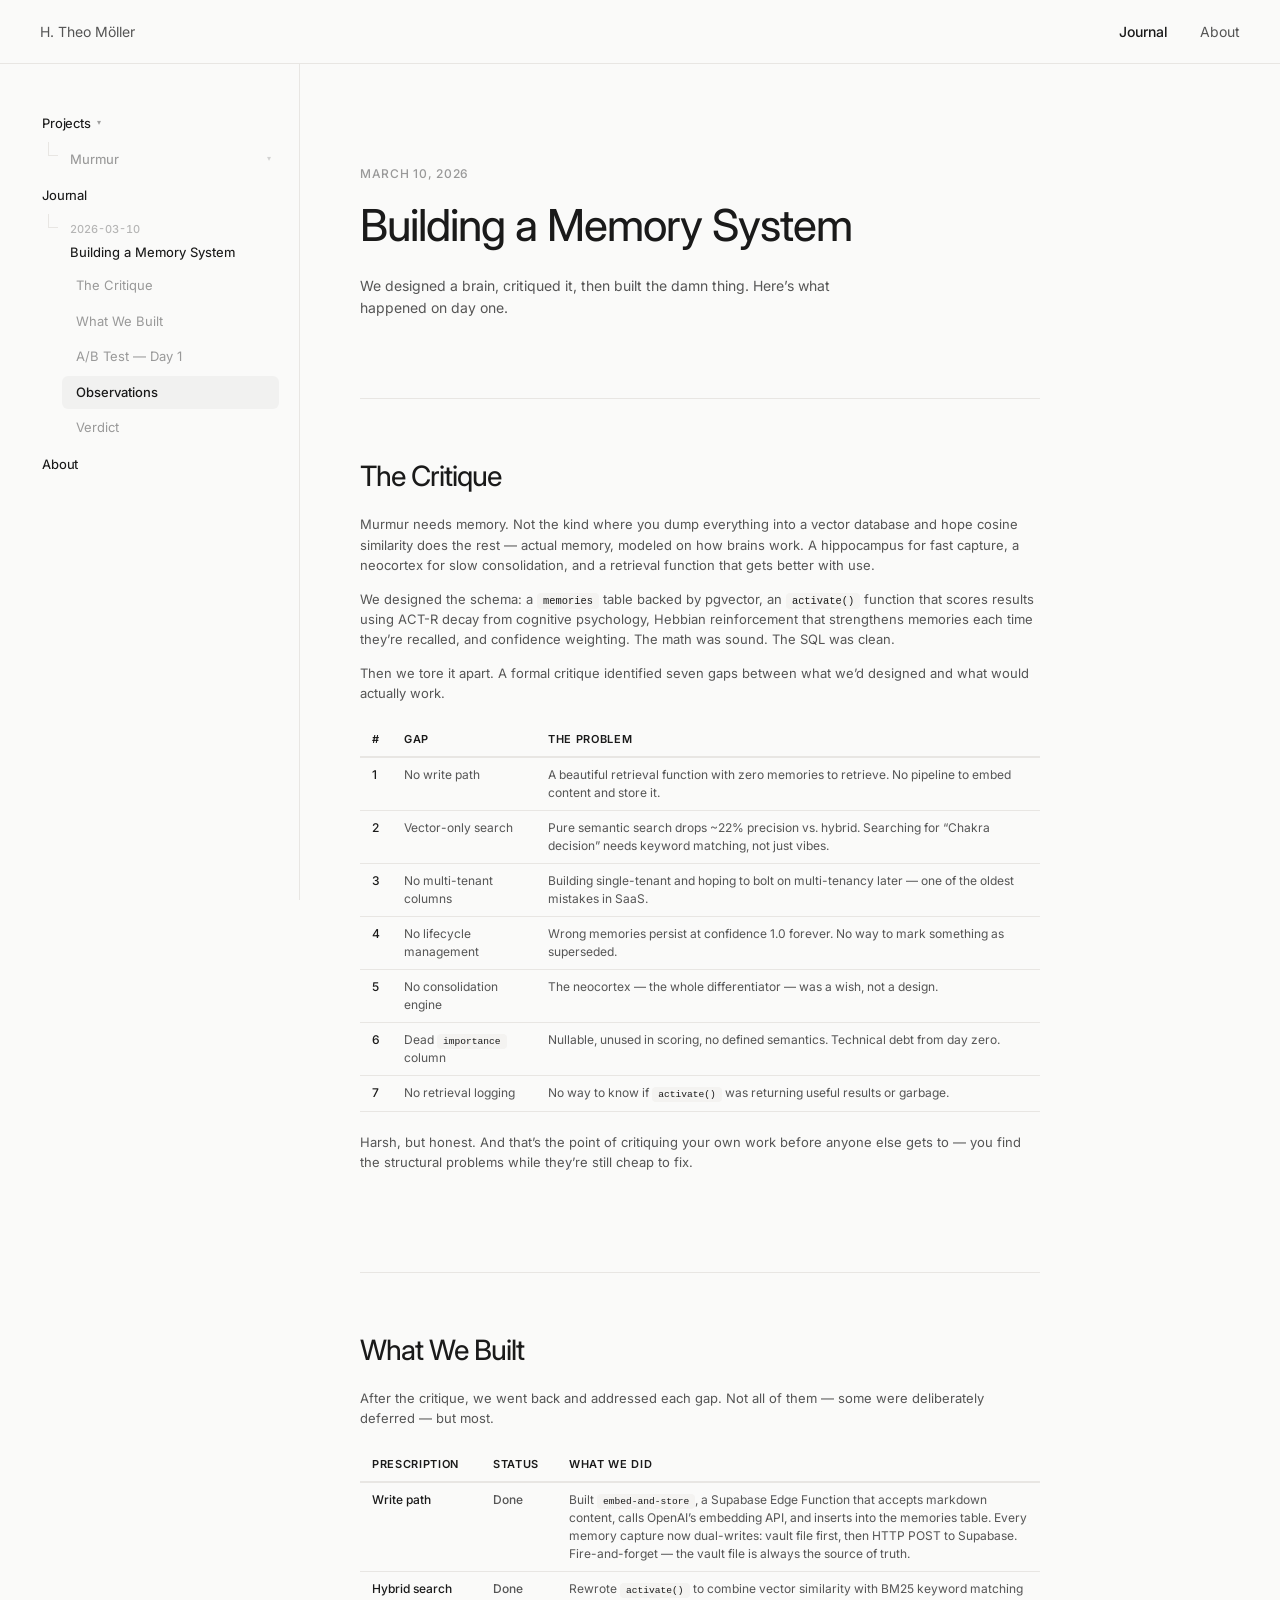
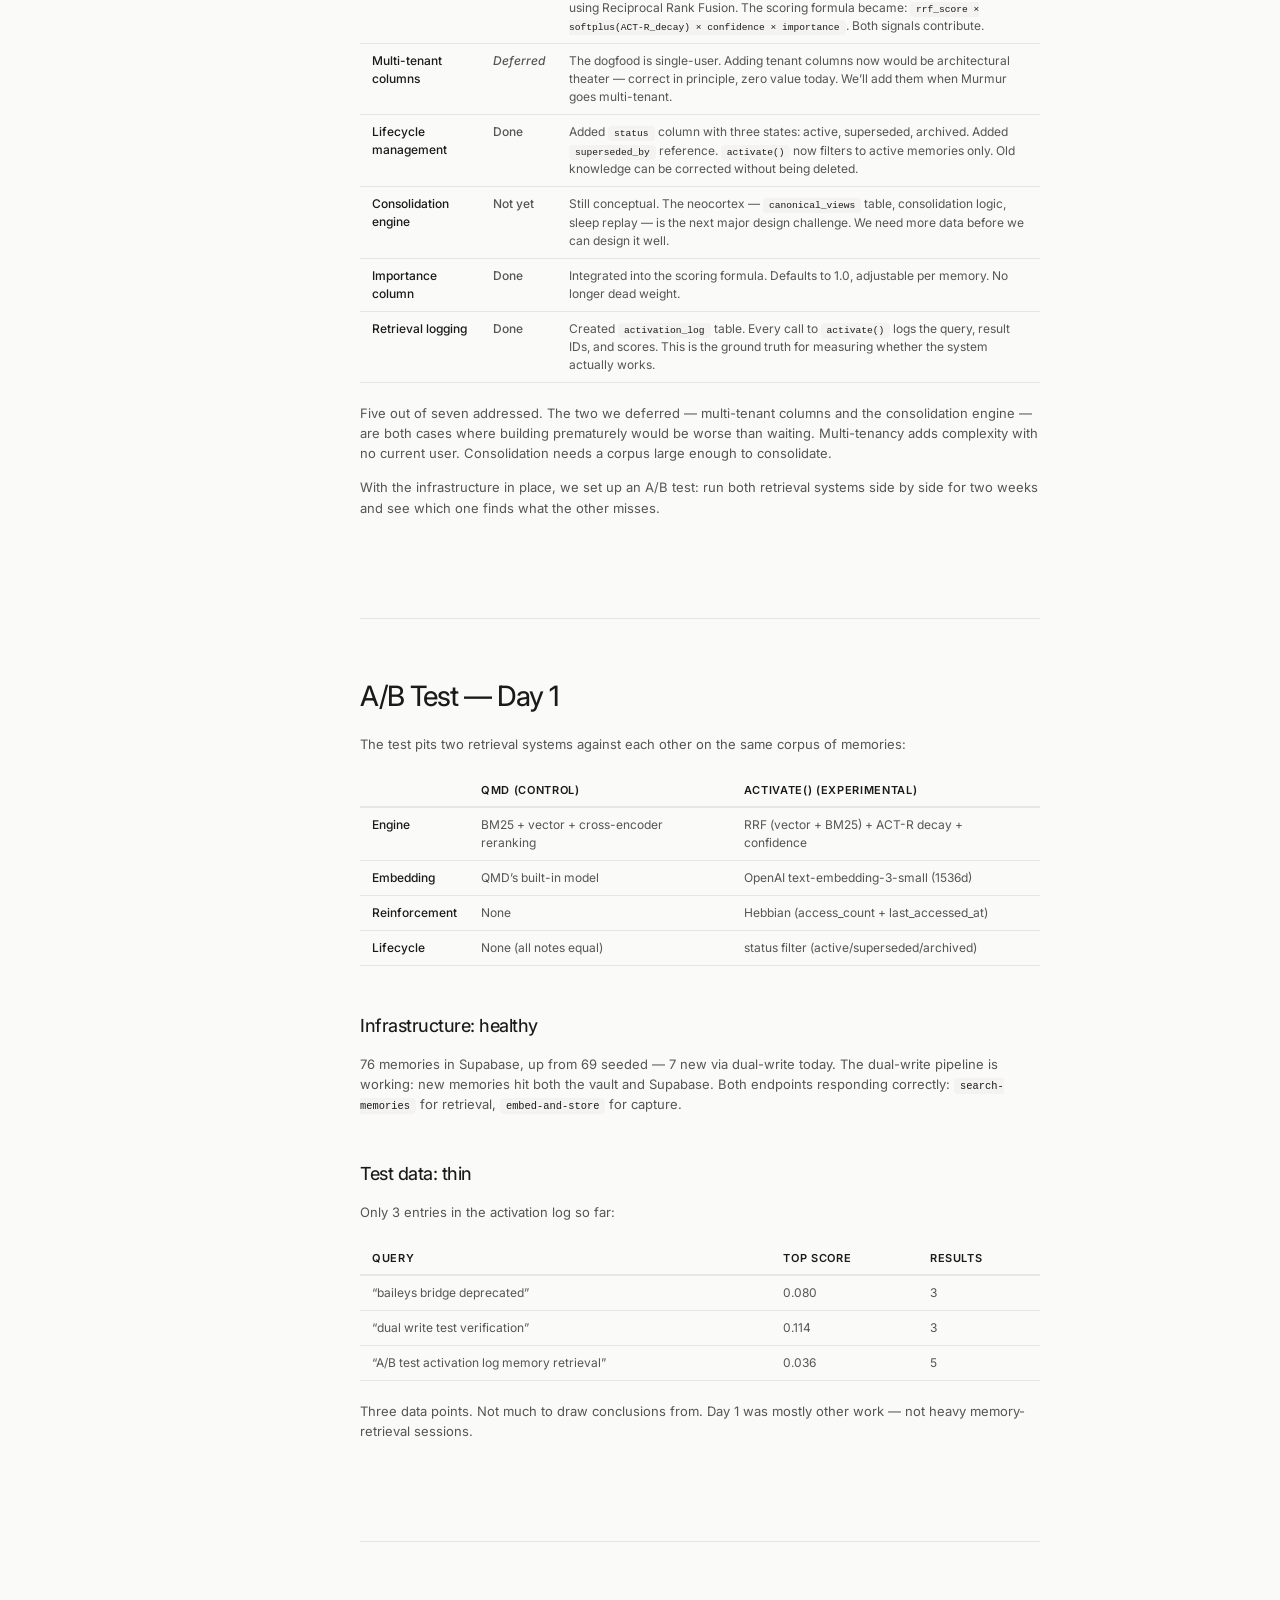
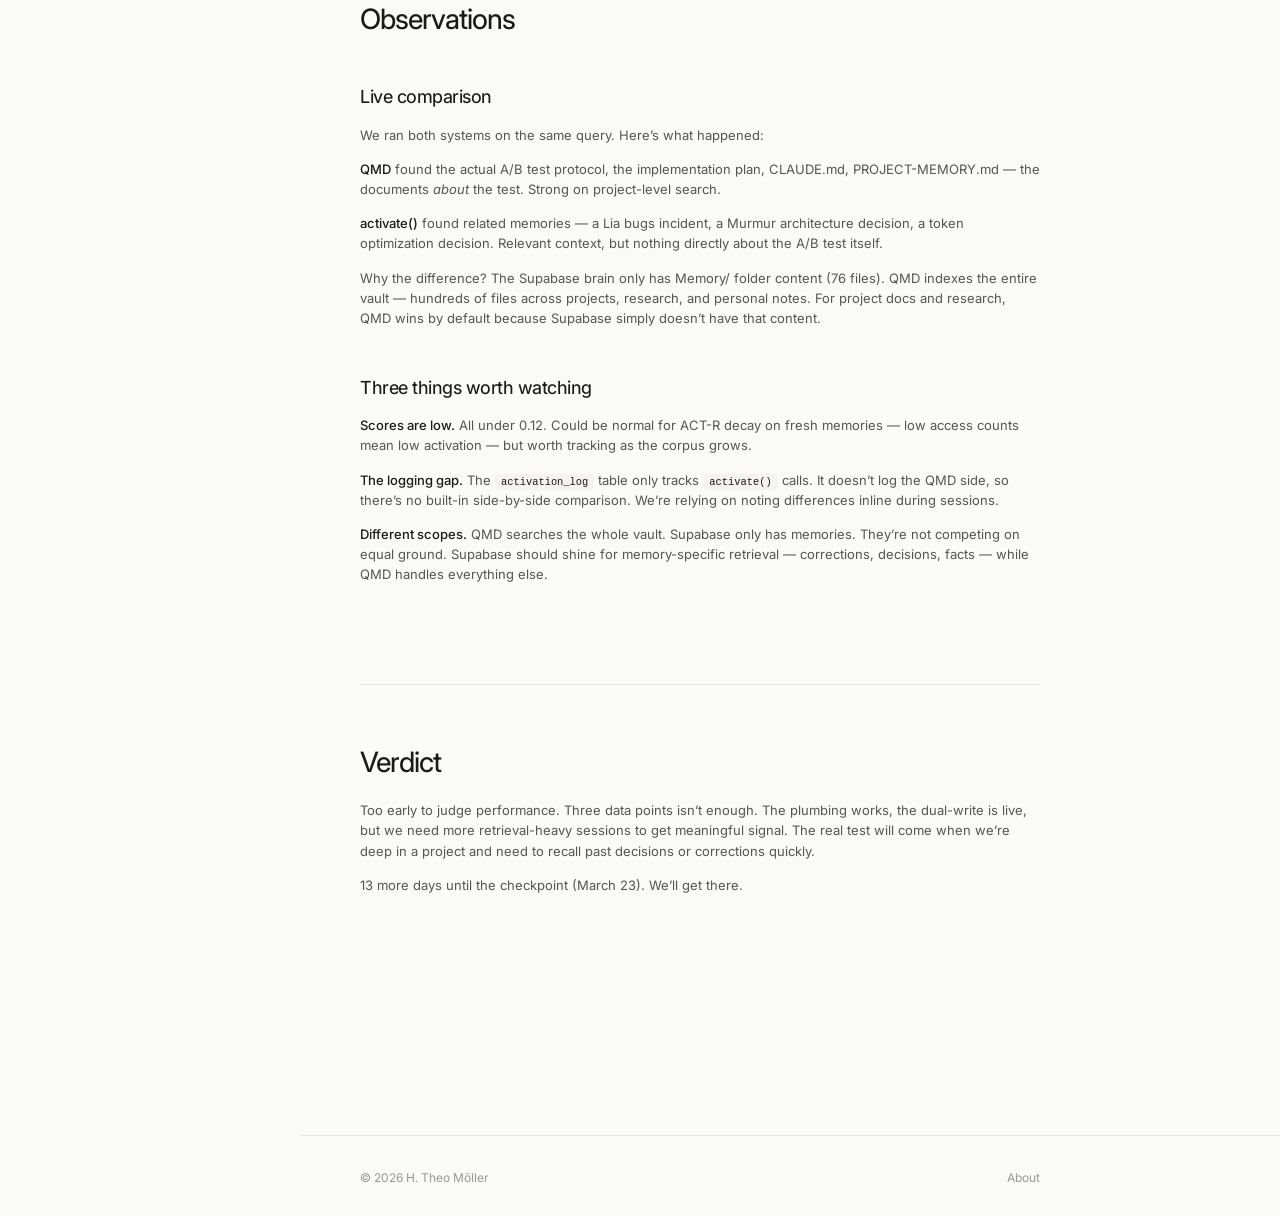
<file: journal.html>
<!DOCTYPE html>
<html lang="en">
<head>
  <meta charset="UTF-8">
  <meta name="viewport" content="width=device-width, initial-scale=1.0">
  <title>H. Theo M&ouml;ller &mdash; Journal</title>
  <link rel="stylesheet" href="style.css">
</head>
<body>

  <!-- Header -->
  <header class="header">
    <a href="index.html" class="logo">H. Theo M&ouml;ller</a>
    <nav class="header-nav">
      <a href="journal.html" class="active">Journal</a>
      <a href="about.html">About</a>
    </nav>
    <button class="menu-toggle" aria-label="Open navigation">
      <span></span><span></span><span></span>
    </button>
  </header>

  <!-- Layout: Sidebar + Main -->
  <div class="layout">

    <!-- Sidebar Navigation -->
    <aside class="sidebar">
      <nav class="sidebar-nav">
        <div class="sidebar-folder-toggle" data-folder="projects">
          Projects <span class="chevron">&#x25BE;</span>
        </div>
        <div class="sidebar-folder-content">
          <div class="sidebar-tree">
            <div class="sidebar-section">
              <a class="sidebar-section-header" href="index.html">
                Murmur <span class="chevron">&#x25BE;</span>
              </a>
              <div class="sidebar-chapters">
                <div class="sidebar-tree sidebar-subtree">
                <div class="sidebar-section">
                  <a class="sidebar-section-header" data-section="concept">
                    Operating Concept <span class="chevron">&#x25BE;</span>
                  </a>
                  <div class="sidebar-chapters">
                    <a href="concept.html#abstract"><span class="nav-number"></span> Abstract</a>
                    <a href="concept.html#problem"><span class="nav-number">01</span> The Problem</a>
                    <a href="concept.html#medium"><span class="nav-number">02</span> The Medium</a>
                    <a href="concept.html#memory"><span class="nav-number">03</span> The Memory</a>
                    <a href="concept.html#bridge"><span class="nav-number">04</span> The Bridge</a>
                    <a href="concept.html#behaviors"><span class="nav-number">05</span> Five Behaviors</a>
                    <a href="concept.html#model"><span class="nav-number">06</span> The Model</a>
                    <a href="concept.html#universality"><span class="nav-number">07</span> Universality</a>
                    <a href="concept.html#not"><span class="nav-number">08</span> What It Is Not</a>
                    <a href="concept.html#conclusion"><span class="nav-number">09</span> Conclusion</a>
                    <a href="concept.html#references"><span class="nav-number"></span> References</a>
                  </div>
                </div>
                <div class="sidebar-section">
                  <a class="sidebar-section-header" data-section="technical">
                    Architecture <span class="chevron">&#x25BE;</span>
                  </a>
                  <div class="sidebar-chapters">
                    <a href="technical.html#abstract"><span class="nav-number"></span> Abstract</a>
                    <a href="technical.html#pipeline"><span class="nav-number">01</span> The pipeline</a>
                    <a href="technical.html#stack"><span class="nav-number">02</span> The stack</a>
                    <a href="technical.html#multitenant"><span class="nav-number">03</span> Multi-tenant</a>
                    <a href="technical.html#memory"><span class="nav-number">04</span> Memory engine</a>
                    <a href="technical.html#personality"><span class="nav-number">05</span> Personality</a>
                    <a href="technical.html#trace"><span class="nav-number">06</span> Message trace</a>
                    <a href="technical.html#byok"><span class="nav-number">07</span> BYOK</a>
                    <a href="technical.html#security"><span class="nav-number">08</span> Security</a>
                    <a href="technical.html#degradation"><span class="nav-number">09</span> Degradation</a>
                    <a href="technical.html#build"><span class="nav-number">10</span> Build order</a>
                  </div>
                </div>
                </div>
              </div>
            </div>
          </div>
        </div>

        <div class="sidebar-tree-label">Journal</div>
        <div class="sidebar-tree">
          <div class="sidebar-section expanded">
            <a class="sidebar-section-header active" href="#entry-2026-03-10">
              <span class="journal-date">2026-03-10</span>Building a Memory System
            </a>
            <div class="sidebar-chapters">
              <a href="#critique">The Critique</a>
              <a href="#what-we-built">What We Built</a>
              <a href="#ab-test">A/B Test &mdash; Day 1</a>
              <a href="#observations">Observations</a>
              <a href="#verdict">Verdict</a>
            </div>
          </div>
        </div>

        <a class="sidebar-page-link" href="about.html">About</a>
      </nav>
      <div class="sidebar-resize-handle"></div>
    </aside>
    <div class="sidebar-backdrop"></div>

    <!-- Main Content -->
    <main class="main">
      <div class="main-inner">

        <!-- Journal Entry -->
        <article id="entry-2026-03-10" class="journal-entry">

          <header class="journal-header">
            <time class="journal-entry-date" datetime="2026-03-10">March 10, 2026</time>
            <h1>Building a Memory System</h1>
            <p class="tagline">
              We designed a brain, critiqued it, then built the damn thing. Here&rsquo;s what happened on day one.
            </p>
          </header>

          <hr class="section-separator">

          <!-- The Critique -->
          <section id="critique" class="section fade-in">
            <h2>The Critique</h2>
            <p>
              Murmur needs memory. Not the kind where you dump everything into a vector database and hope cosine similarity does the rest &mdash; actual memory, modeled on how brains work. A hippocampus for fast capture, a neocortex for slow consolidation, and a retrieval function that gets better with use.
            </p>
            <p>
              We designed the schema: a <code>memories</code> table backed by pgvector, an <code>activate()</code> function that scores results using ACT-R decay from cognitive psychology, Hebbian reinforcement that strengthens memories each time they&rsquo;re recalled, and confidence weighting. The math was sound. The SQL was clean.
            </p>
            <p>
              Then we tore it apart. A formal critique identified seven gaps between what we&rsquo;d designed and what would actually work.
            </p>

            <table>
              <thead>
                <tr>
                  <th>#</th>
                  <th>Gap</th>
                  <th>The Problem</th>
                </tr>
              </thead>
              <tbody>
                <tr>
                  <td><strong>1</strong></td>
                  <td>No write path</td>
                  <td>A beautiful retrieval function with zero memories to retrieve. No pipeline to embed content and store it.</td>
                </tr>
                <tr>
                  <td><strong>2</strong></td>
                  <td>Vector-only search</td>
                  <td>Pure semantic search drops ~22% precision vs. hybrid. Searching for &ldquo;Chakra decision&rdquo; needs keyword matching, not just vibes.</td>
                </tr>
                <tr>
                  <td><strong>3</strong></td>
                  <td>No multi-tenant columns</td>
                  <td>Building single-tenant and hoping to bolt on multi-tenancy later &mdash; one of the oldest mistakes in SaaS.</td>
                </tr>
                <tr>
                  <td><strong>4</strong></td>
                  <td>No lifecycle management</td>
                  <td>Wrong memories persist at confidence 1.0 forever. No way to mark something as superseded.</td>
                </tr>
                <tr>
                  <td><strong>5</strong></td>
                  <td>No consolidation engine</td>
                  <td>The neocortex &mdash; the whole differentiator &mdash; was a wish, not a design.</td>
                </tr>
                <tr>
                  <td><strong>6</strong></td>
                  <td>Dead <code>importance</code> column</td>
                  <td>Nullable, unused in scoring, no defined semantics. Technical debt from day zero.</td>
                </tr>
                <tr>
                  <td><strong>7</strong></td>
                  <td>No retrieval logging</td>
                  <td>No way to know if <code>activate()</code> was returning useful results or garbage.</td>
                </tr>
              </tbody>
            </table>

            <p>
              Harsh, but honest. And that&rsquo;s the point of critiquing your own work before anyone else gets to &mdash; you find the structural problems while they&rsquo;re still cheap to fix.
            </p>
          </section>

          <hr class="section-separator">

          <!-- What We Built -->
          <section id="what-we-built" class="section fade-in">
            <h2>What We Built</h2>
            <p>
              After the critique, we went back and addressed each gap. Not all of them &mdash; some were deliberately deferred &mdash; but most.
            </p>

            <table>
              <thead>
                <tr>
                  <th>Prescription</th>
                  <th>Status</th>
                  <th>What We Did</th>
                </tr>
              </thead>
              <tbody>
                <tr>
                  <td><strong>Write path</strong></td>
                  <td class="status-done">Done</td>
                  <td>Built <code>embed-and-store</code>, a Supabase Edge Function that accepts markdown content, calls OpenAI&rsquo;s embedding API, and inserts into the memories table. Every memory capture now dual-writes: vault file first, then HTTP POST to Supabase. Fire-and-forget &mdash; the vault file is always the source of truth.</td>
                </tr>
                <tr>
                  <td><strong>Hybrid search</strong></td>
                  <td class="status-done">Done</td>
                  <td>Rewrote <code>activate()</code> to combine vector similarity with BM25 keyword matching using Reciprocal Rank Fusion. The scoring formula became: <code>rrf_score &times; softplus(ACT-R_decay) &times; confidence &times; importance</code>. Both signals contribute.</td>
                </tr>
                <tr>
                  <td><strong>Multi-tenant columns</strong></td>
                  <td class="status-deferred">Deferred</td>
                  <td>The dogfood is single-user. Adding tenant columns now would be architectural theater &mdash; correct in principle, zero value today. We&rsquo;ll add them when Murmur goes multi-tenant.</td>
                </tr>
                <tr>
                  <td><strong>Lifecycle management</strong></td>
                  <td class="status-done">Done</td>
                  <td>Added <code>status</code> column with three states: active, superseded, archived. Added <code>superseded_by</code> reference. <code>activate()</code> now filters to active memories only. Old knowledge can be corrected without being deleted.</td>
                </tr>
                <tr>
                  <td><strong>Consolidation engine</strong></td>
                  <td class="status-later">Not yet</td>
                  <td>Still conceptual. The neocortex &mdash; <code>canonical_views</code> table, consolidation logic, sleep replay &mdash; is the next major design challenge. We need more data before we can design it well.</td>
                </tr>
                <tr>
                  <td><strong>Importance column</strong></td>
                  <td class="status-done">Done</td>
                  <td>Integrated into the scoring formula. Defaults to 1.0, adjustable per memory. No longer dead weight.</td>
                </tr>
                <tr>
                  <td><strong>Retrieval logging</strong></td>
                  <td class="status-done">Done</td>
                  <td>Created <code>activation_log</code> table. Every call to <code>activate()</code> logs the query, result IDs, and scores. This is the ground truth for measuring whether the system actually works.</td>
                </tr>
              </tbody>
            </table>

            <p>
              Five out of seven addressed. The two we deferred &mdash; multi-tenant columns and the consolidation engine &mdash; are both cases where building prematurely would be worse than waiting. Multi-tenancy adds complexity with no current user. Consolidation needs a corpus large enough to consolidate.
            </p>
            <p>
              With the infrastructure in place, we set up an A/B test: run both retrieval systems side by side for two weeks and see which one finds what the other misses.
            </p>
          </section>

          <hr class="section-separator">

          <!-- A/B Test Day 1 -->
          <section id="ab-test" class="section fade-in">
            <h2>A/B Test &mdash; Day 1</h2>
            <p>
              The test pits two retrieval systems against each other on the same corpus of memories:
            </p>
            <table>
              <thead>
                <tr>
                  <th></th>
                  <th>QMD (control)</th>
                  <th>activate() (experimental)</th>
                </tr>
              </thead>
              <tbody>
                <tr>
                  <td><strong>Engine</strong></td>
                  <td>BM25 + vector + cross-encoder reranking</td>
                  <td>RRF (vector + BM25) + ACT-R decay + confidence</td>
                </tr>
                <tr>
                  <td><strong>Embedding</strong></td>
                  <td>QMD&rsquo;s built-in model</td>
                  <td>OpenAI text-embedding-3-small (1536d)</td>
                </tr>
                <tr>
                  <td><strong>Reinforcement</strong></td>
                  <td>None</td>
                  <td>Hebbian (access_count + last_accessed_at)</td>
                </tr>
                <tr>
                  <td><strong>Lifecycle</strong></td>
                  <td>None (all notes equal)</td>
                  <td>status filter (active/superseded/archived)</td>
                </tr>
              </tbody>
            </table>

            <h3>Infrastructure: healthy</h3>
            <p>
              76 memories in Supabase, up from 69 seeded &mdash; 7 new via dual-write today. The dual-write pipeline is working: new memories hit both the vault and Supabase. Both endpoints responding correctly: <code>search-memories</code> for retrieval, <code>embed-and-store</code> for capture.
            </p>

            <h3>Test data: thin</h3>
            <p>
              Only 3 entries in the activation log so far:
            </p>
            <table>
              <thead>
                <tr>
                  <th>Query</th>
                  <th>Top Score</th>
                  <th>Results</th>
                </tr>
              </thead>
              <tbody>
                <tr>
                  <td>&ldquo;baileys bridge deprecated&rdquo;</td>
                  <td>0.080</td>
                  <td>3</td>
                </tr>
                <tr>
                  <td>&ldquo;dual write test verification&rdquo;</td>
                  <td>0.114</td>
                  <td>3</td>
                </tr>
                <tr>
                  <td>&ldquo;A/B test activation log memory retrieval&rdquo;</td>
                  <td>0.036</td>
                  <td>5</td>
                </tr>
              </tbody>
            </table>
            <p>
              Three data points. Not much to draw conclusions from. Day 1 was mostly other work &mdash; not heavy memory-retrieval sessions.
            </p>
          </section>

          <hr class="section-separator">

          <!-- Observations -->
          <section id="observations" class="section fade-in">
            <h2>Observations</h2>

            <h3>Live comparison</h3>
            <p>
              We ran both systems on the same query. Here&rsquo;s what happened:
            </p>
            <p>
              <strong>QMD</strong> found the actual A/B test protocol, the implementation plan, CLAUDE.md, PROJECT-MEMORY.md &mdash; the documents <em>about</em> the test. Strong on project-level search.
            </p>
            <p>
              <strong>activate()</strong> found related memories &mdash; a Lia bugs incident, a Murmur architecture decision, a token optimization decision. Relevant context, but nothing directly about the A/B test itself.
            </p>
            <p>
              Why the difference? The Supabase brain only has Memory/ folder content (76 files). QMD indexes the entire vault &mdash; hundreds of files across projects, research, and personal notes. For project docs and research, QMD wins by default because Supabase simply doesn&rsquo;t have that content.
            </p>

            <h3>Three things worth watching</h3>
            <p>
              <strong>Scores are low.</strong> All under 0.12. Could be normal for ACT-R decay on fresh memories &mdash; low access counts mean low activation &mdash; but worth tracking as the corpus grows.
            </p>
            <p>
              <strong>The logging gap.</strong> The <code>activation_log</code> table only tracks <code>activate()</code> calls. It doesn&rsquo;t log the QMD side, so there&rsquo;s no built-in side-by-side comparison. We&rsquo;re relying on noting differences inline during sessions.
            </p>
            <p>
              <strong>Different scopes.</strong> QMD searches the whole vault. Supabase only has memories. They&rsquo;re not competing on equal ground. Supabase should shine for memory-specific retrieval &mdash; corrections, decisions, facts &mdash; while QMD handles everything else.
            </p>
          </section>

          <hr class="section-separator">

          <!-- Verdict -->
          <section id="verdict" class="section fade-in">
            <h2>Verdict</h2>
            <p>
              Too early to judge performance. Three data points isn&rsquo;t enough. The plumbing works, the dual-write is live, but we need more retrieval-heavy sessions to get meaningful signal. The real test will come when we&rsquo;re deep in a project and need to recall past decisions or corrections quickly.
            </p>
            <p>
              13 more days until the checkpoint (March 23). We&rsquo;ll get there.
            </p>
          </section>

        </article>

      </div>
    </main>

  </div>

  <!-- Footer -->
  <footer class="footer">
    <div class="footer-inner">
      <span class="footer-text">&copy; 2026 H. Theo M&ouml;ller</span>
      <span class="footer-text"><a href="about.html">About</a></span>
    </div>
  </footer>

  <!-- Scripts -->
  <script src="sidebar.js"></script>
  <script>
    // Fade-in animations
    const observer = new IntersectionObserver((entries) => {
      entries.forEach(entry => {
        if (entry.isIntersecting) entry.target.classList.add('visible');
      });
    }, { threshold: 0.05, rootMargin: '0px 0px -20px 0px' });
    document.querySelectorAll('.fade-in').forEach(el => observer.observe(el));

    // Active sidebar link tracking
    const sections = document.querySelectorAll('.section[id]');
    const chapterLinks = document.querySelectorAll('.sidebar-chapters a[href^="#"]');

    const sectionObserver = new IntersectionObserver((entries) => {
      entries.forEach(entry => {
        if (entry.isIntersecting) {
          chapterLinks.forEach(link => link.classList.remove('active'));
          const activeLink = document.querySelector(`.sidebar-chapters a[href="#${entry.target.id}"]`);
          if (activeLink) activeLink.classList.add('active');
        }
      });
    }, { threshold: 0.1, rootMargin: '-80px 0px -60% 0px' });
    sections.forEach(section => sectionObserver.observe(section));
  </script>

</body>
</html>
</file>
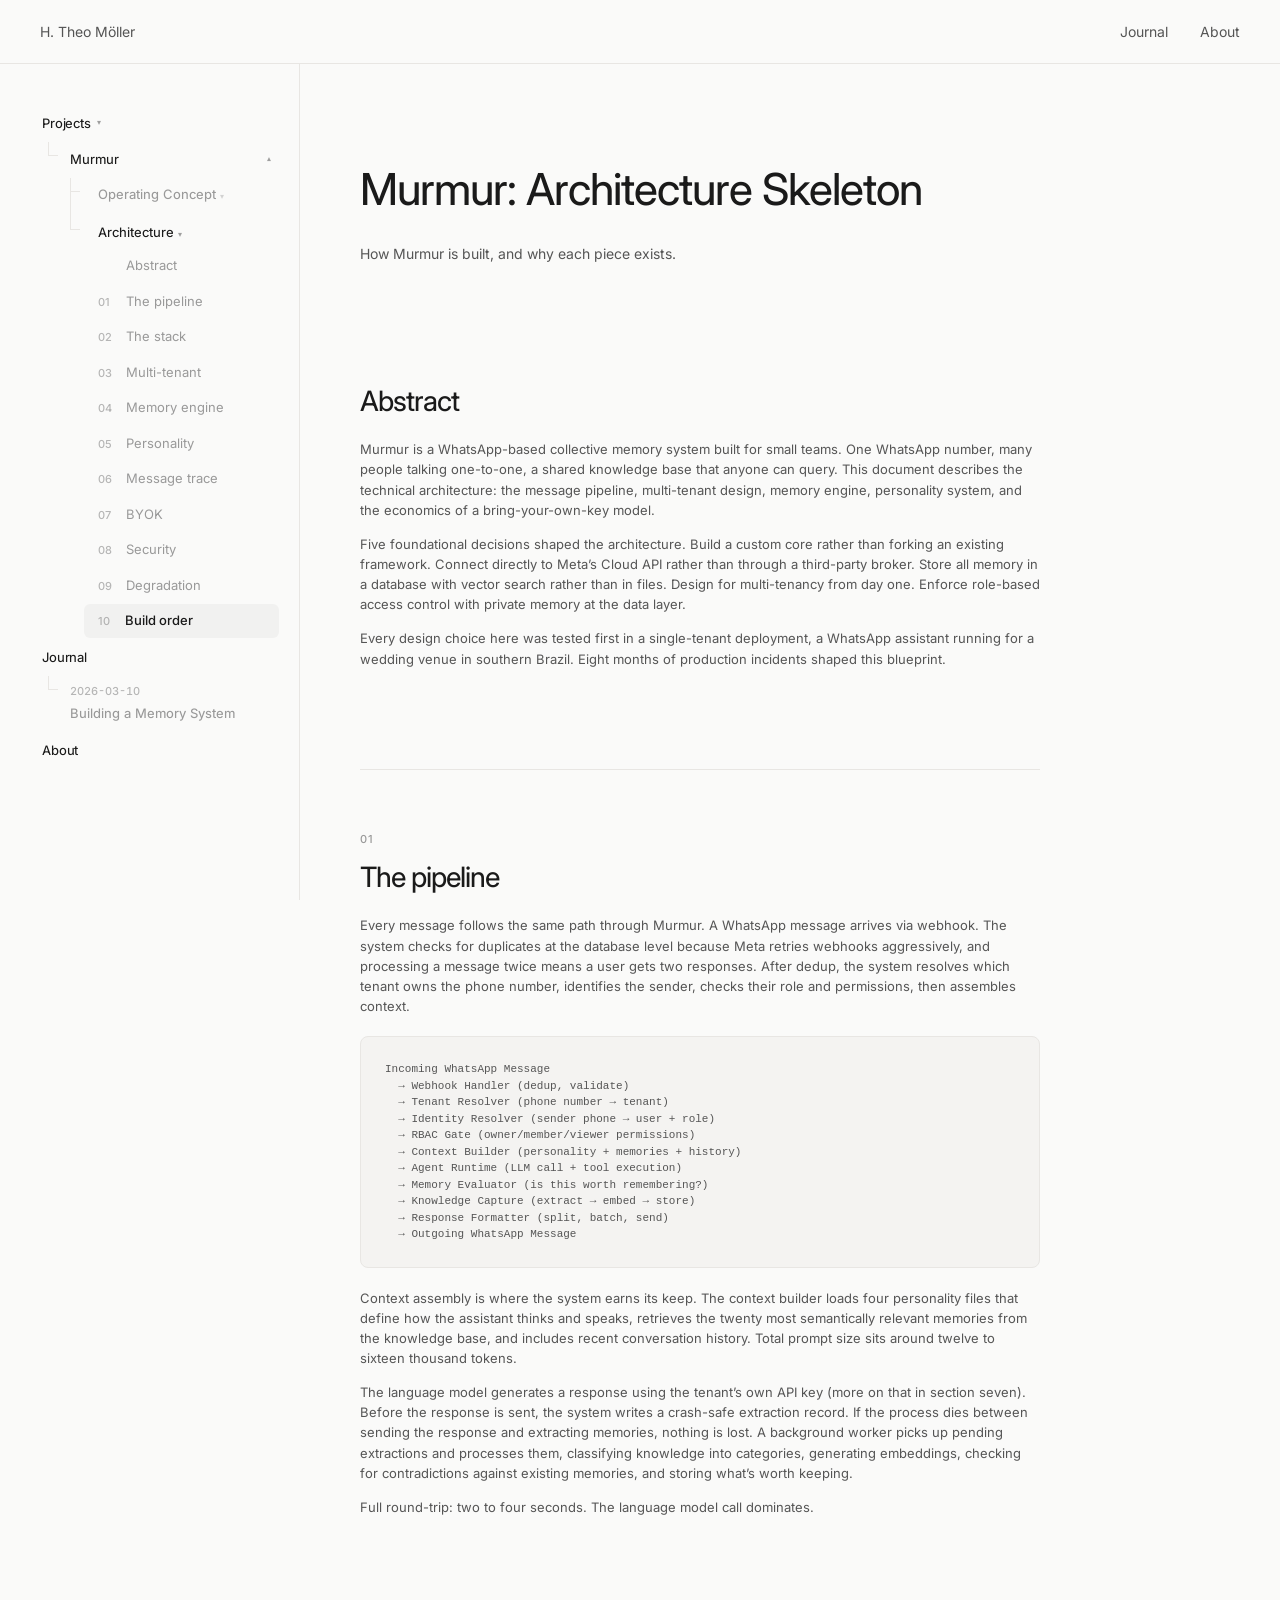
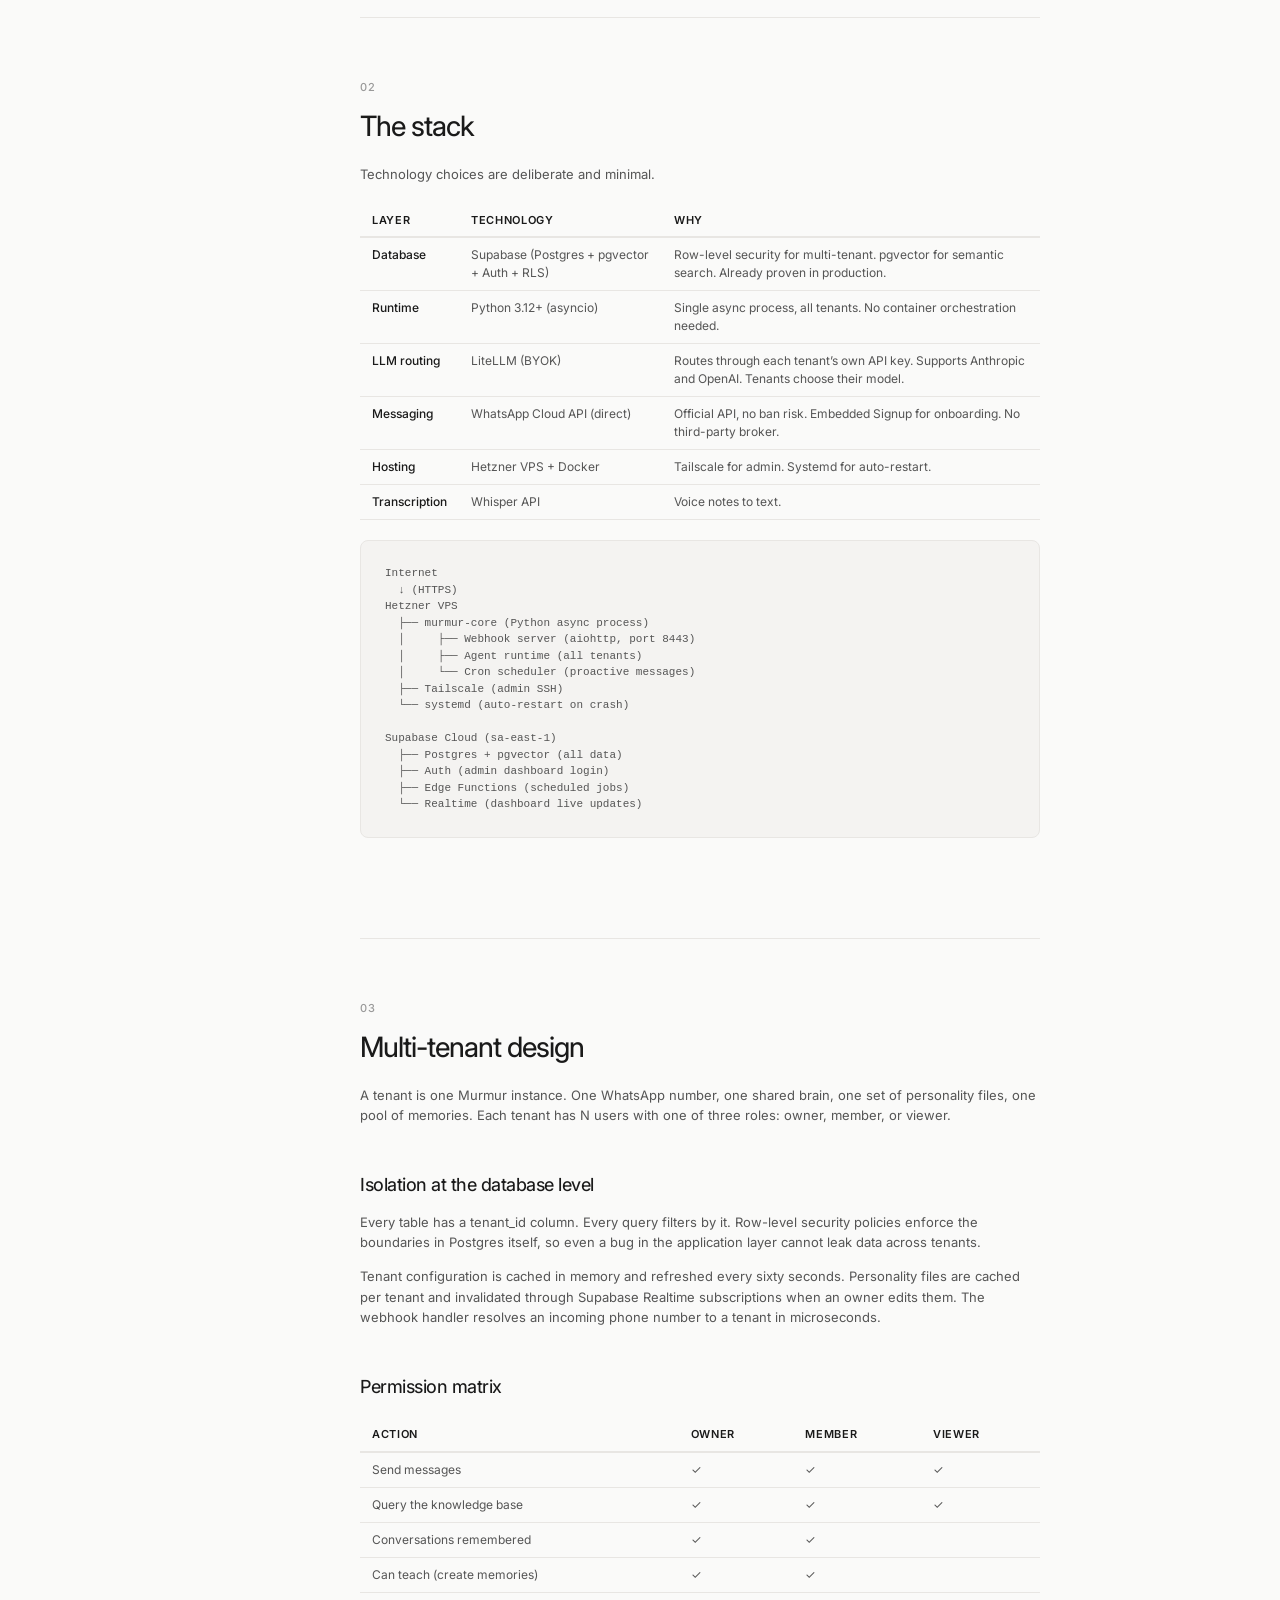
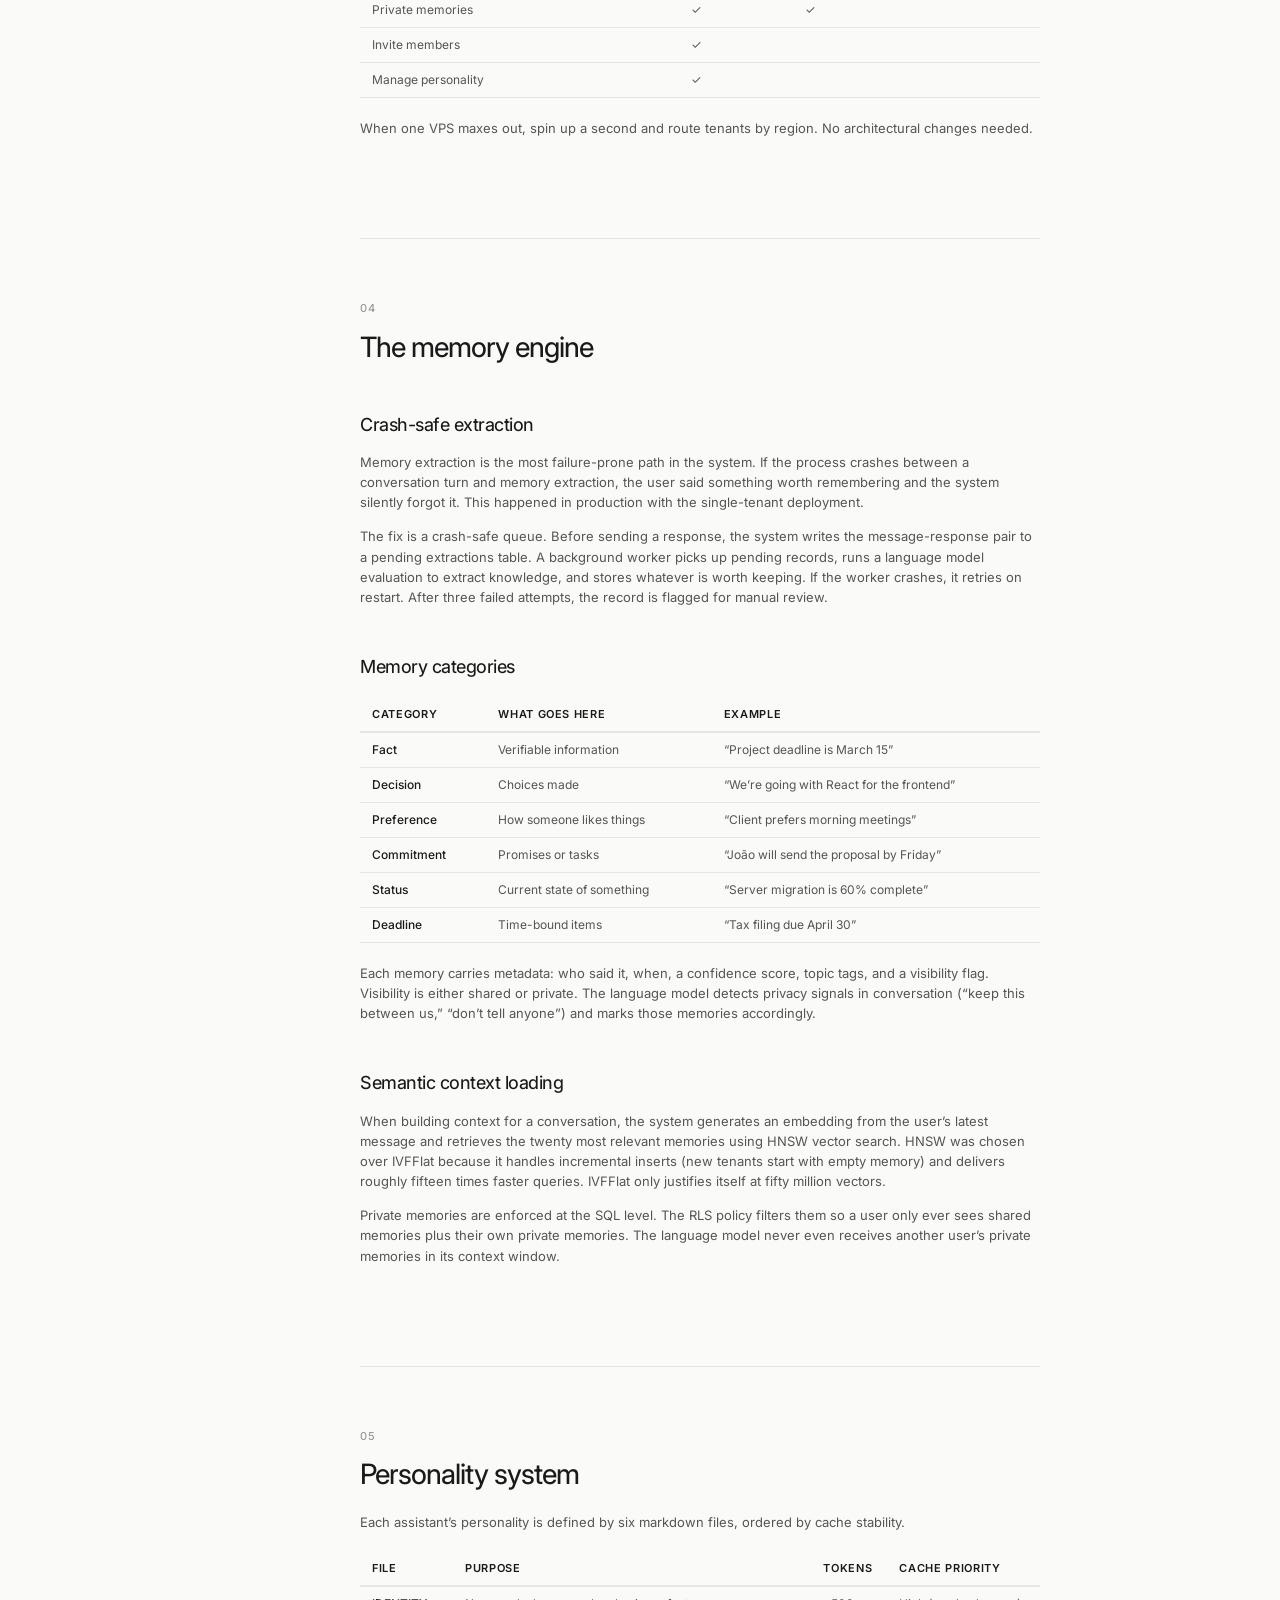
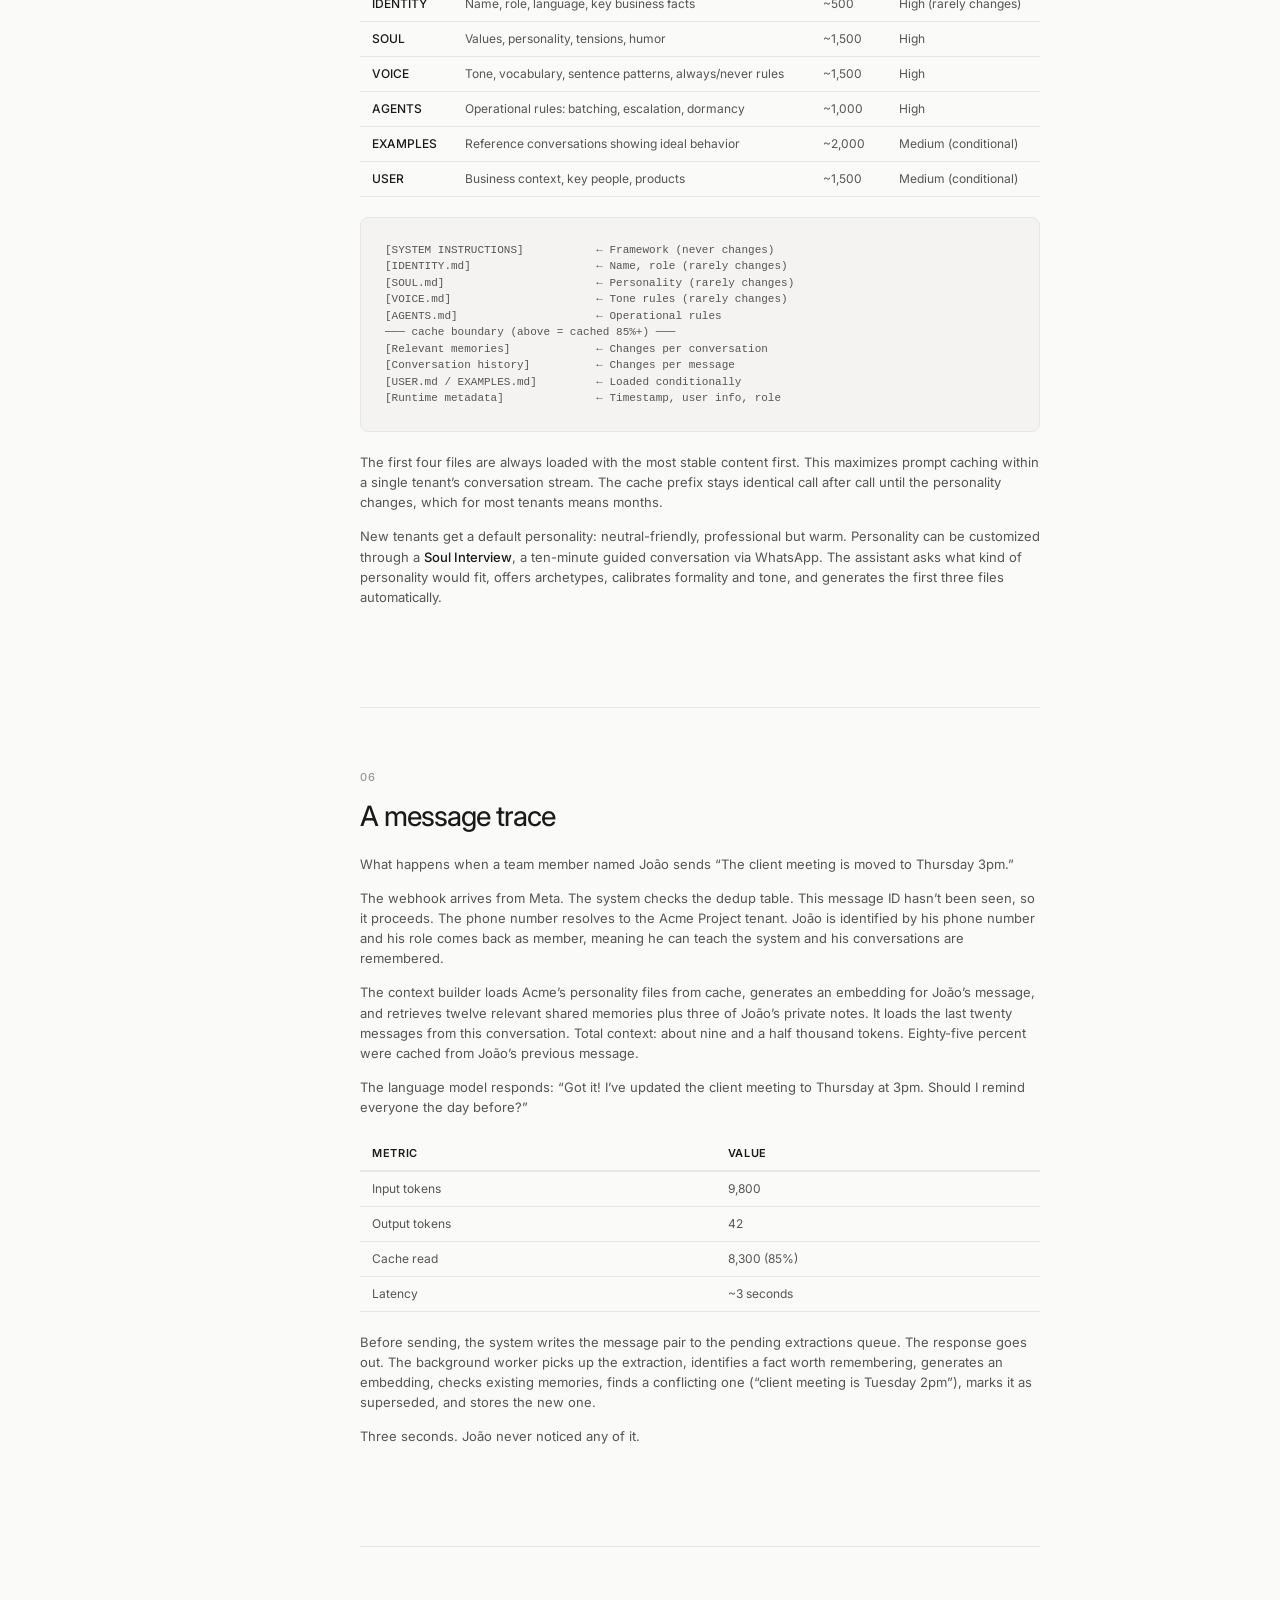
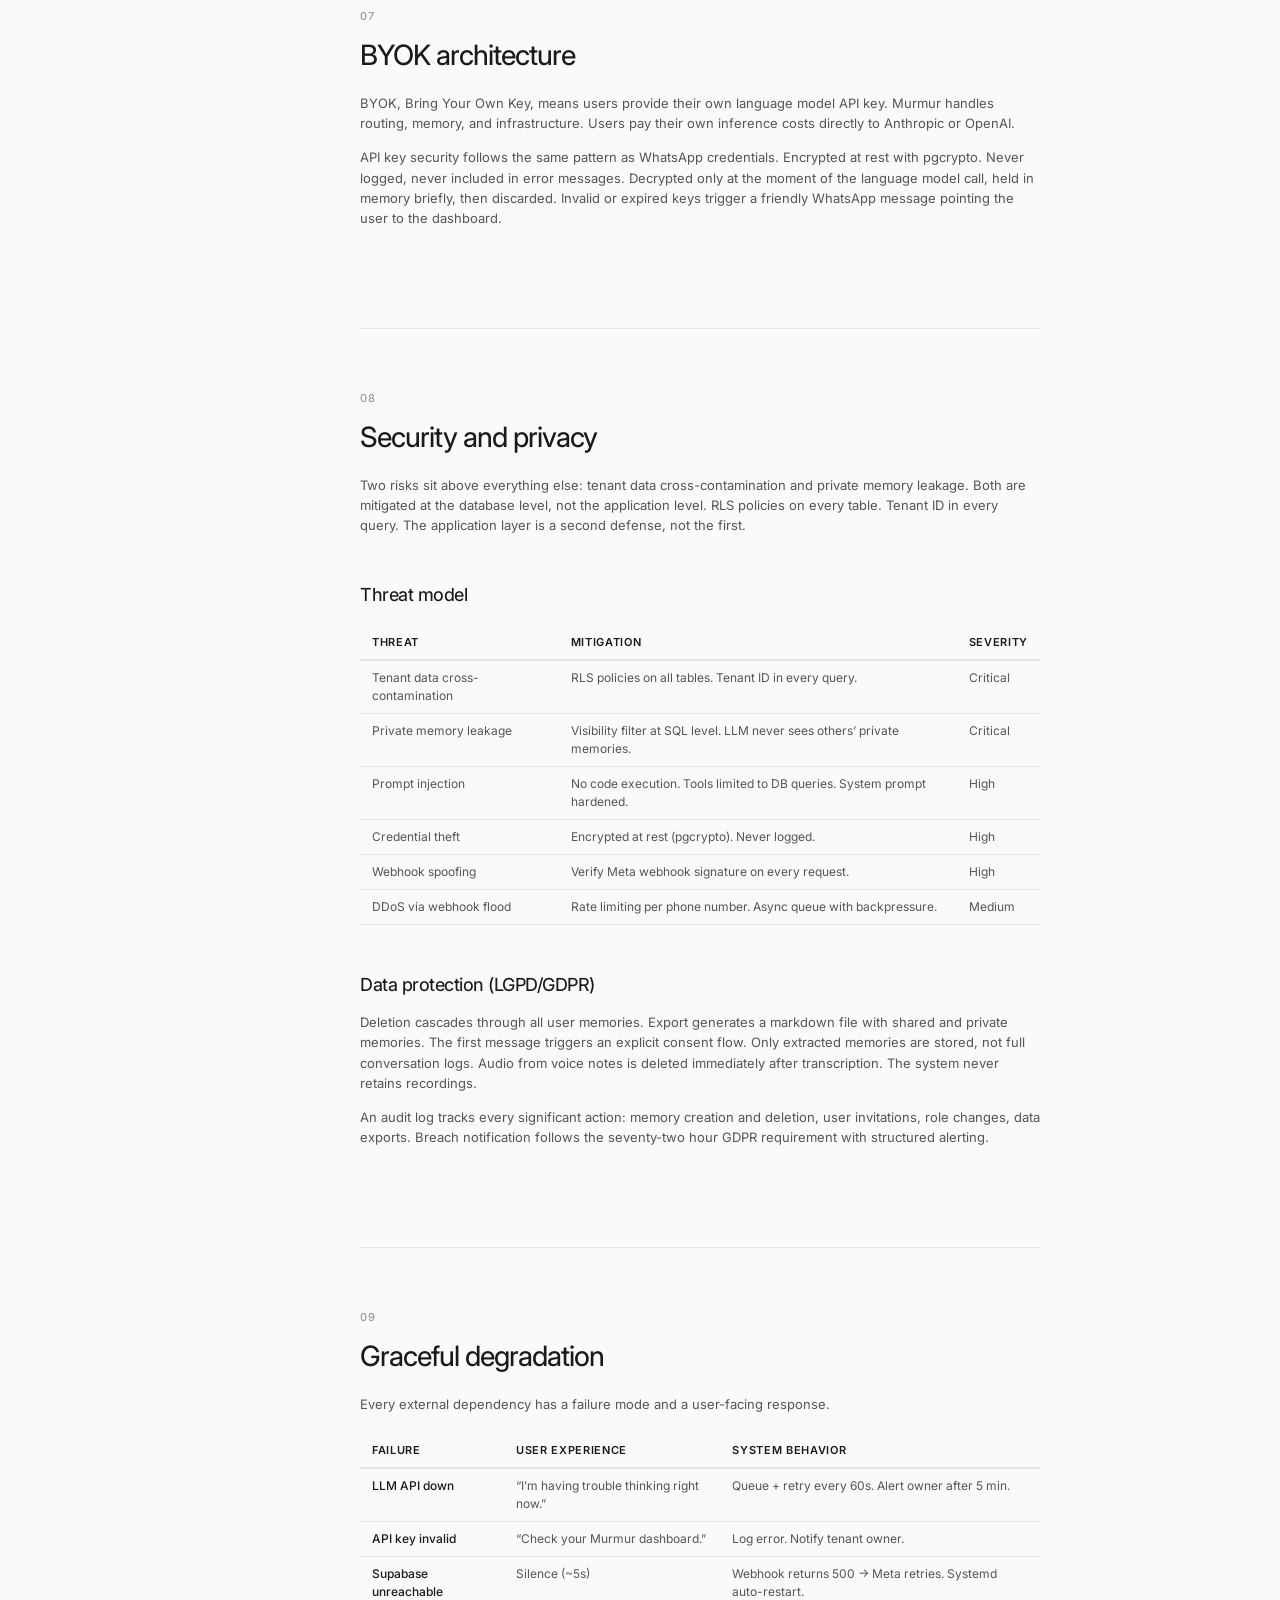
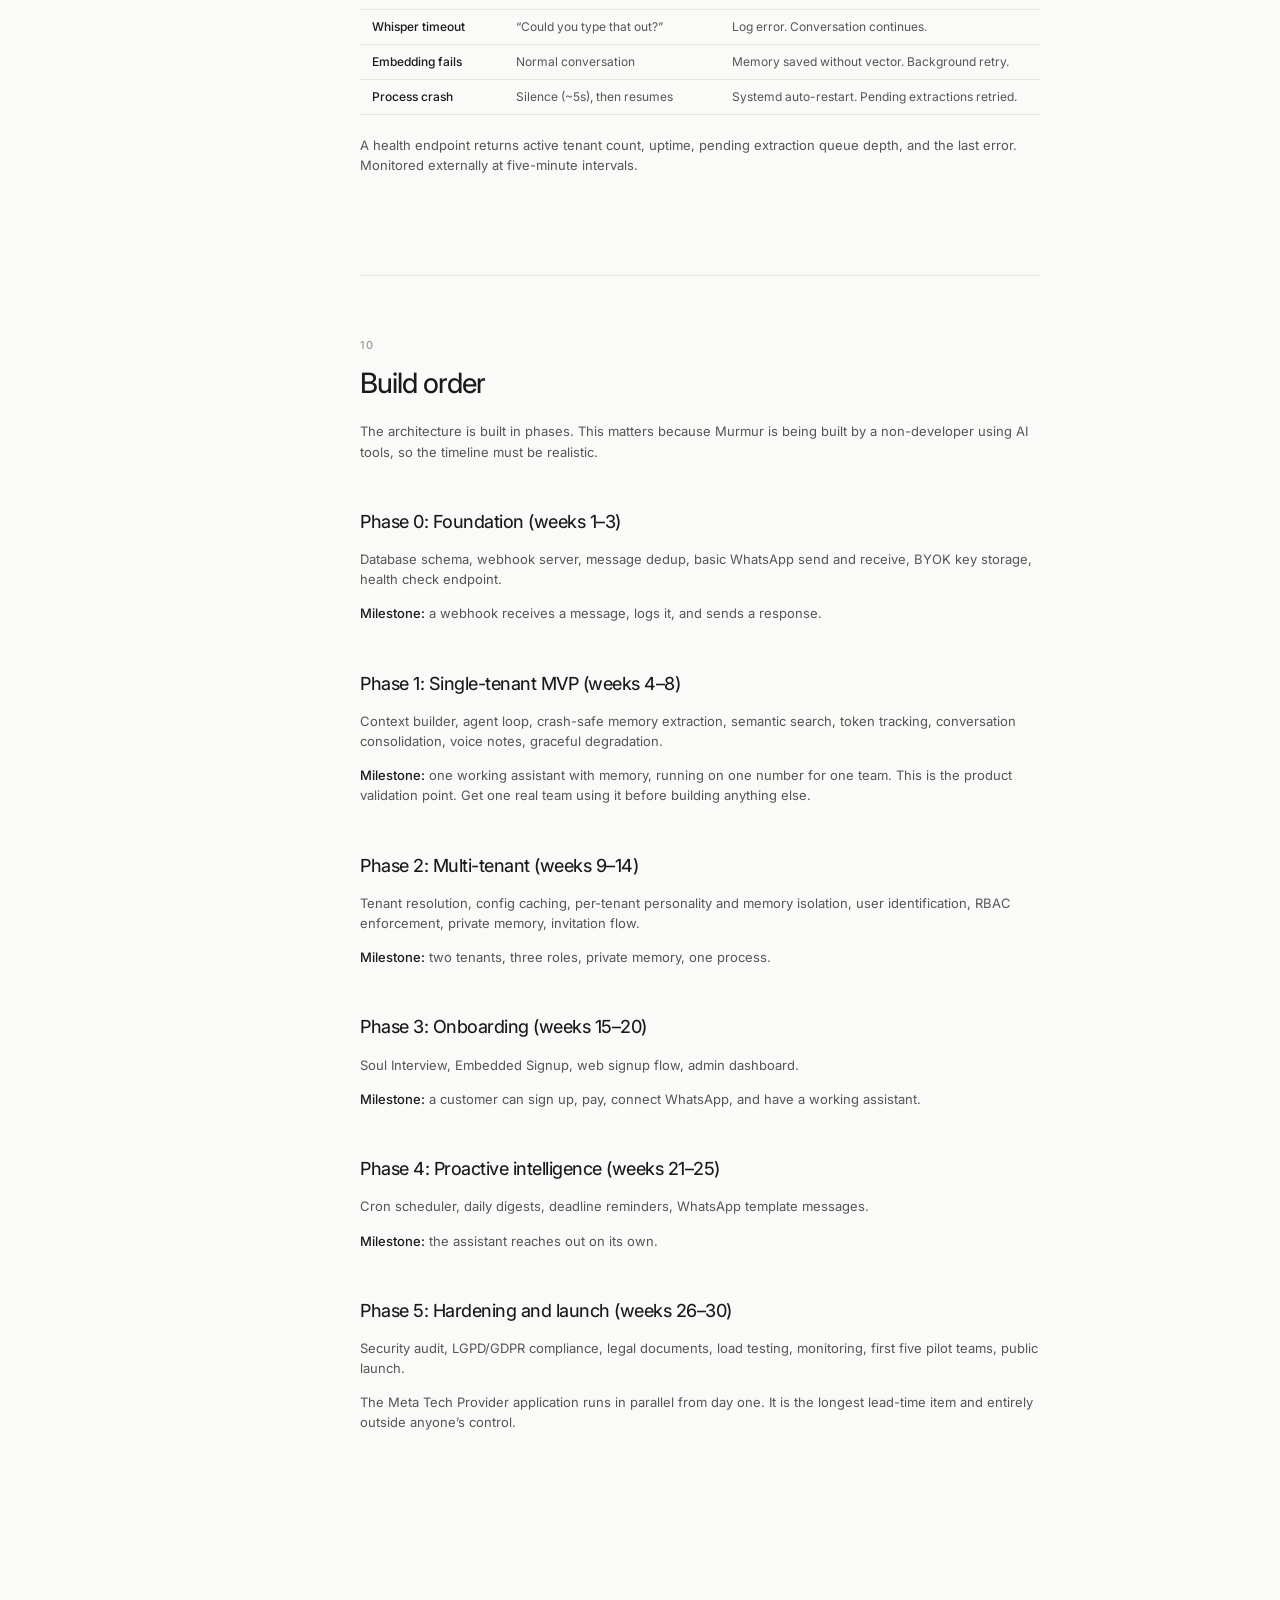
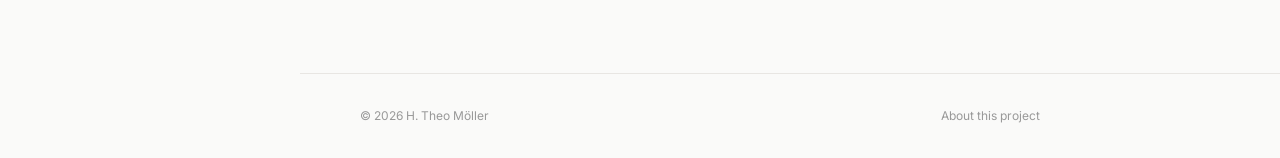
<file: technical.html>
<!DOCTYPE html>
<html lang="en">
<head>
  <meta charset="UTF-8">
  <meta name="viewport" content="width=device-width, initial-scale=1.0">
  <title>H. Theo M&ouml;ller &mdash; Murmur: Architecture</title>
  <link rel="stylesheet" href="style.css">
</head>
<body>

  <!-- Header -->
  <header class="header">
    <a href="index.html" class="logo">H. Theo M&ouml;ller</a>
    <nav class="header-nav">
      <a href="journal.html">Journal</a>
      <a href="about.html">About</a>
    </nav>
    <button class="menu-toggle" aria-label="Open navigation">
      <span></span><span></span><span></span>
    </button>
  </header>

  <!-- Layout: Sidebar + Main -->
  <div class="layout">

    <!-- Sidebar Navigation -->
    <aside class="sidebar">
      <nav class="sidebar-nav">
        <div class="sidebar-folder-toggle" data-folder="projects">
          Projects <span class="chevron">&#x25BE;</span>
        </div>
        <div class="sidebar-folder-content">
          <div class="sidebar-tree">
            <div class="sidebar-section expanded">
              <a class="sidebar-section-header" href="index.html">
                Murmur <span class="chevron">&#x25BE;</span>
              </a>
              <div class="sidebar-chapters">
                <div class="sidebar-tree sidebar-subtree">
                <div class="sidebar-section">
                  <a class="sidebar-section-header" data-section="concept">
                    Operating Concept <span class="chevron">&#x25BE;</span>
                  </a>
                  <div class="sidebar-chapters">
                    <a href="concept.html#abstract"><span class="nav-number"></span> Abstract</a>
                    <a href="concept.html#problem"><span class="nav-number">01</span> The Problem</a>
                    <a href="concept.html#medium"><span class="nav-number">02</span> The Medium</a>
                    <a href="concept.html#memory"><span class="nav-number">03</span> The Memory</a>
                    <a href="concept.html#bridge"><span class="nav-number">04</span> The Bridge</a>
                    <a href="concept.html#behaviors"><span class="nav-number">05</span> Five Behaviors</a>
                    <a href="concept.html#model"><span class="nav-number">06</span> The Model</a>
                    <a href="concept.html#universality"><span class="nav-number">07</span> Universality</a>
                    <a href="concept.html#not"><span class="nav-number">08</span> What It Is Not</a>
                    <a href="concept.html#conclusion"><span class="nav-number">09</span> Conclusion</a>
                    <a href="concept.html#references"><span class="nav-number"></span> References</a>
                  </div>
                </div>
                <div class="sidebar-section expanded">
                  <a class="sidebar-section-header" data-section="technical">
                    Architecture <span class="chevron">&#x25BE;</span>
                  </a>
                  <div class="sidebar-chapters">
                    <a href="#abstract"><span class="nav-number"></span> Abstract</a>
                    <a href="#pipeline"><span class="nav-number">01</span> The pipeline</a>
                    <a href="#stack"><span class="nav-number">02</span> The stack</a>
                    <a href="#multitenant"><span class="nav-number">03</span> Multi-tenant</a>
                    <a href="#memory"><span class="nav-number">04</span> Memory engine</a>
                    <a href="#personality"><span class="nav-number">05</span> Personality</a>
                    <a href="#trace"><span class="nav-number">06</span> Message trace</a>
                    <a href="#byok"><span class="nav-number">07</span> BYOK</a>
                    <a href="#security"><span class="nav-number">08</span> Security</a>
                    <a href="#degradation"><span class="nav-number">09</span> Degradation</a>
                    <a href="#build"><span class="nav-number">10</span> Build order</a>
                  </div>
                </div>
                </div>
              </div>
            </div>
          </div>
        </div>

        <div class="sidebar-tree-label">Journal</div>
        <div class="sidebar-tree">
          <div class="sidebar-section">
            <a class="sidebar-section-header" href="journal.html">
              <span class="journal-date">2026-03-10</span>Building a Memory System
            </a>
          </div>
        </div>

        <a class="sidebar-page-link" href="about.html">About</a>
      </nav>
      <div class="sidebar-resize-handle"></div>
    </aside>
    <div class="sidebar-backdrop"></div>

    <!-- Main Content -->
    <main class="main">
      <div class="main-inner">

        <!-- Hero -->
        <section class="hero">
          <h1>Murmur: Architecture Skeleton</h1>
          <p class="tagline">
            How Murmur is built, and why each piece exists.
          </p>
        </section>

        <!-- Abstract -->
        <section id="abstract" class="section fade-in">
          <h2>Abstract</h2>
          <p>
            Murmur is a WhatsApp-based collective memory system built for small teams. One WhatsApp number, many people talking one-to-one, a shared knowledge base that anyone can query. This document describes the technical architecture: the message pipeline, multi-tenant design, memory engine, personality system, and the economics of a bring-your-own-key model.
          </p>
          <p>
            Five foundational decisions shaped the architecture. Build a custom core rather than forking an existing framework. Connect directly to Meta&rsquo;s Cloud API rather than through a third-party broker. Store all memory in a database with vector search rather than in files. Design for multi-tenancy from day one. Enforce role-based access control with private memory at the data layer.
          </p>
          <p>
            Every design choice here was tested first in a single-tenant deployment, a WhatsApp assistant running for a wedding venue in southern Brazil. Eight months of production incidents shaped this blueprint.
          </p>
        </section>

        <hr class="section-separator">

        <!-- 01. The pipeline -->
        <section id="pipeline" class="section fade-in">
          <span class="section-number">01</span>
          <h2>The pipeline</h2>
          <p>
            Every message follows the same path through Murmur. A WhatsApp message arrives via webhook. The system checks for duplicates at the database level because Meta retries webhooks aggressively, and processing a message twice means a user gets two responses. After dedup, the system resolves which tenant owns the phone number, identifies the sender, checks their role and permissions, then assembles context.
          </p>

<pre class="ascii-diagram">Incoming WhatsApp Message
  &#x2192; Webhook Handler (dedup, validate)
  &#x2192; Tenant Resolver (phone number &#x2192; tenant)
  &#x2192; Identity Resolver (sender phone &#x2192; user + role)
  &#x2192; RBAC Gate (owner/member/viewer permissions)
  &#x2192; Context Builder (personality + memories + history)
  &#x2192; Agent Runtime (LLM call + tool execution)
  &#x2192; Memory Evaluator (is this worth remembering?)
  &#x2192; Knowledge Capture (extract &#x2192; embed &#x2192; store)
  &#x2192; Response Formatter (split, batch, send)
  &#x2192; Outgoing WhatsApp Message</pre>

          <p>
            Context assembly is where the system earns its keep. The context builder loads four personality files that define how the assistant thinks and speaks, retrieves the twenty most semantically relevant memories from the knowledge base, and includes recent conversation history. Total prompt size sits around twelve to sixteen thousand tokens.
          </p>
          <p>
            The language model generates a response using the tenant&rsquo;s own API key (more on that in section seven). Before the response is sent, the system writes a crash-safe extraction record. If the process dies between sending the response and extracting memories, nothing is lost. A background worker picks up pending extractions and processes them, classifying knowledge into categories, generating embeddings, checking for contradictions against existing memories, and storing what&rsquo;s worth keeping.
          </p>
          <p>
            Full round-trip: two to four seconds. The language model call dominates.
          </p>
        </section>

        <hr class="section-separator">

        <!-- 02. The stack -->
        <section id="stack" class="section fade-in">
          <span class="section-number">02</span>
          <h2>The stack</h2>
          <p>
            Technology choices are deliberate and minimal.
          </p>
          <table>
            <thead>
              <tr>
                <th>Layer</th>
                <th>Technology</th>
                <th>Why</th>
              </tr>
            </thead>
            <tbody>
              <tr>
                <td><strong>Database</strong></td>
                <td>Supabase (Postgres + pgvector + Auth + RLS)</td>
                <td>Row-level security for multi-tenant. pgvector for semantic search. Already proven in production.</td>
              </tr>
              <tr>
                <td><strong>Runtime</strong></td>
                <td>Python 3.12+ (asyncio)</td>
                <td>Single async process, all tenants. No container orchestration needed.</td>
              </tr>
              <tr>
                <td><strong>LLM routing</strong></td>
                <td>LiteLLM (BYOK)</td>
                <td>Routes through each tenant&rsquo;s own API key. Supports Anthropic and OpenAI. Tenants choose their model.</td>
              </tr>
              <tr>
                <td><strong>Messaging</strong></td>
                <td>WhatsApp Cloud API (direct)</td>
                <td>Official API, no ban risk. Embedded Signup for onboarding. No third-party broker.</td>
              </tr>
              <tr>
                <td><strong>Hosting</strong></td>
                <td>Hetzner VPS + Docker</td>
                <td>Tailscale for admin. Systemd for auto-restart.</td>
              </tr>
              <tr>
                <td><strong>Transcription</strong></td>
                <td>Whisper API</td>
                <td>Voice notes to text.</td>
              </tr>
            </tbody>
          </table>

<pre class="ascii-diagram">Internet
  &#x2193; (HTTPS)
Hetzner VPS
  &#x251C;&#x2500;&#x2500; murmur-core (Python async process)
  &#x2502;     &#x251C;&#x2500;&#x2500; Webhook server (aiohttp, port 8443)
  &#x2502;     &#x251C;&#x2500;&#x2500; Agent runtime (all tenants)
  &#x2502;     &#x2514;&#x2500;&#x2500; Cron scheduler (proactive messages)
  &#x251C;&#x2500;&#x2500; Tailscale (admin SSH)
  &#x2514;&#x2500;&#x2500; systemd (auto-restart on crash)

Supabase Cloud (sa-east-1)
  &#x251C;&#x2500;&#x2500; Postgres + pgvector (all data)
  &#x251C;&#x2500;&#x2500; Auth (admin dashboard login)
  &#x251C;&#x2500;&#x2500; Edge Functions (scheduled jobs)
  &#x2514;&#x2500;&#x2500; Realtime (dashboard live updates)</pre>

        </section>

        <hr class="section-separator">

        <!-- 03. Multi-tenant design -->
        <section id="multitenant" class="section fade-in">
          <span class="section-number">03</span>
          <h2>Multi-tenant design</h2>
          <p>
            A tenant is one Murmur instance. One WhatsApp number, one shared brain, one set of personality files, one pool of memories. Each tenant has N users with one of three roles: owner, member, or viewer.
          </p>

          <h3>Isolation at the database level</h3>
          <p>
            Every table has a tenant_id column. Every query filters by it. Row-level security policies enforce the boundaries in Postgres itself, so even a bug in the application layer cannot leak data across tenants.
          </p>
          <p>
            Tenant configuration is cached in memory and refreshed every sixty seconds. Personality files are cached per tenant and invalidated through Supabase Realtime subscriptions when an owner edits them. The webhook handler resolves an incoming phone number to a tenant in microseconds.
          </p>

          <h3>Permission matrix</h3>
          <table>
            <thead>
              <tr>
                <th>Action</th>
                <th>Owner</th>
                <th>Member</th>
                <th>Viewer</th>
              </tr>
            </thead>
            <tbody>
              <tr>
                <td>Send messages</td>
                <td>&#x2713;</td>
                <td>&#x2713;</td>
                <td>&#x2713;</td>
              </tr>
              <tr>
                <td>Query the knowledge base</td>
                <td>&#x2713;</td>
                <td>&#x2713;</td>
                <td>&#x2713;</td>
              </tr>
              <tr>
                <td>Conversations remembered</td>
                <td>&#x2713;</td>
                <td>&#x2713;</td>
                <td></td>
              </tr>
              <tr>
                <td>Can teach (create memories)</td>
                <td>&#x2713;</td>
                <td>&#x2713;</td>
                <td></td>
              </tr>
              <tr>
                <td>Private memories</td>
                <td>&#x2713;</td>
                <td>&#x2713;</td>
                <td></td>
              </tr>
              <tr>
                <td>Invite members</td>
                <td>&#x2713;</td>
                <td></td>
                <td></td>
              </tr>
              <tr>
                <td>Manage personality</td>
                <td>&#x2713;</td>
                <td></td>
                <td></td>
              </tr>
            </tbody>
          </table>
          <p>
            When one VPS maxes out, spin up a second and route tenants by region. No architectural changes needed.
          </p>
        </section>

        <hr class="section-separator">

        <!-- 04. The memory engine -->
        <section id="memory" class="section fade-in">
          <span class="section-number">04</span>
          <h2>The memory engine</h2>

          <h3>Crash-safe extraction</h3>
          <p>
            Memory extraction is the most failure-prone path in the system. If the process crashes between a conversation turn and memory extraction, the user said something worth remembering and the system silently forgot it. This happened in production with the single-tenant deployment.
          </p>
          <p>
            The fix is a crash-safe queue. Before sending a response, the system writes the message-response pair to a pending extractions table. A background worker picks up pending records, runs a language model evaluation to extract knowledge, and stores whatever is worth keeping. If the worker crashes, it retries on restart. After three failed attempts, the record is flagged for manual review.
          </p>

          <h3>Memory categories</h3>
          <table>
            <thead>
              <tr>
                <th>Category</th>
                <th>What goes here</th>
                <th>Example</th>
              </tr>
            </thead>
            <tbody>
              <tr>
                <td><strong>Fact</strong></td>
                <td>Verifiable information</td>
                <td>&ldquo;Project deadline is March 15&rdquo;</td>
              </tr>
              <tr>
                <td><strong>Decision</strong></td>
                <td>Choices made</td>
                <td>&ldquo;We&rsquo;re going with React for the frontend&rdquo;</td>
              </tr>
              <tr>
                <td><strong>Preference</strong></td>
                <td>How someone likes things</td>
                <td>&ldquo;Client prefers morning meetings&rdquo;</td>
              </tr>
              <tr>
                <td><strong>Commitment</strong></td>
                <td>Promises or tasks</td>
                <td>&ldquo;Jo&atilde;o will send the proposal by Friday&rdquo;</td>
              </tr>
              <tr>
                <td><strong>Status</strong></td>
                <td>Current state of something</td>
                <td>&ldquo;Server migration is 60% complete&rdquo;</td>
              </tr>
              <tr>
                <td><strong>Deadline</strong></td>
                <td>Time-bound items</td>
                <td>&ldquo;Tax filing due April 30&rdquo;</td>
              </tr>
            </tbody>
          </table>

          <p>
            Each memory carries metadata: who said it, when, a confidence score, topic tags, and a visibility flag. Visibility is either shared or private. The language model detects privacy signals in conversation (&ldquo;keep this between us,&rdquo; &ldquo;don&rsquo;t tell anyone&rdquo;) and marks those memories accordingly.
          </p>

          <h3>Semantic context loading</h3>
          <p>
            When building context for a conversation, the system generates an embedding from the user&rsquo;s latest message and retrieves the twenty most relevant memories using HNSW vector search. HNSW was chosen over IVFFlat because it handles incremental inserts (new tenants start with empty memory) and delivers roughly fifteen times faster queries. IVFFlat only justifies itself at fifty million vectors.
          </p>
          <p>
            Private memories are enforced at the SQL level. The RLS policy filters them so a user only ever sees shared memories plus their own private memories. The language model never even receives another user&rsquo;s private memories in its context window.
          </p>
        </section>

        <hr class="section-separator">

        <!-- 05. Personality system -->
        <section id="personality" class="section fade-in">
          <span class="section-number">05</span>
          <h2>Personality system</h2>
          <p>
            Each assistant&rsquo;s personality is defined by six markdown files, ordered by cache stability.
          </p>
          <table>
            <thead>
              <tr>
                <th>File</th>
                <th>Purpose</th>
                <th>Tokens</th>
                <th>Cache priority</th>
              </tr>
            </thead>
            <tbody>
              <tr>
                <td><strong>IDENTITY</strong></td>
                <td>Name, role, language, key business facts</td>
                <td>~500</td>
                <td>High (rarely changes)</td>
              </tr>
              <tr>
                <td><strong>SOUL</strong></td>
                <td>Values, personality, tensions, humor</td>
                <td>~1,500</td>
                <td>High</td>
              </tr>
              <tr>
                <td><strong>VOICE</strong></td>
                <td>Tone, vocabulary, sentence patterns, always/never rules</td>
                <td>~1,500</td>
                <td>High</td>
              </tr>
              <tr>
                <td><strong>AGENTS</strong></td>
                <td>Operational rules: batching, escalation, dormancy</td>
                <td>~1,000</td>
                <td>High</td>
              </tr>
              <tr>
                <td><strong>EXAMPLES</strong></td>
                <td>Reference conversations showing ideal behavior</td>
                <td>~2,000</td>
                <td>Medium (conditional)</td>
              </tr>
              <tr>
                <td><strong>USER</strong></td>
                <td>Business context, key people, products</td>
                <td>~1,500</td>
                <td>Medium (conditional)</td>
              </tr>
            </tbody>
          </table>

<pre class="ascii-diagram">[SYSTEM INSTRUCTIONS]           &#x2190; Framework (never changes)
[IDENTITY.md]                   &#x2190; Name, role (rarely changes)
[SOUL.md]                       &#x2190; Personality (rarely changes)
[VOICE.md]                      &#x2190; Tone rules (rarely changes)
[AGENTS.md]                     &#x2190; Operational rules
&#x2500;&#x2500;&#x2500; cache boundary (above = cached 85%+) &#x2500;&#x2500;&#x2500;
[Relevant memories]             &#x2190; Changes per conversation
[Conversation history]          &#x2190; Changes per message
[USER.md / EXAMPLES.md]         &#x2190; Loaded conditionally
[Runtime metadata]              &#x2190; Timestamp, user info, role</pre>

          <p>
            The first four files are always loaded with the most stable content first. This maximizes prompt caching within a single tenant&rsquo;s conversation stream. The cache prefix stays identical call after call until the personality changes, which for most tenants means months.
          </p>
          <p>
            New tenants get a default personality: neutral-friendly, professional but warm. Personality can be customized through a <strong>Soul Interview</strong>, a ten-minute guided conversation via WhatsApp. The assistant asks what kind of personality would fit, offers archetypes, calibrates formality and tone, and generates the first three files automatically.
          </p>
        </section>

        <hr class="section-separator">

        <!-- 06. A message trace -->
        <section id="trace" class="section fade-in">
          <span class="section-number">06</span>
          <h2>A message trace</h2>
          <p>
            What happens when a team member named Jo&atilde;o sends &ldquo;The client meeting is moved to Thursday 3pm.&rdquo;
          </p>
          <p>
            The webhook arrives from Meta. The system checks the dedup table. This message ID hasn&rsquo;t been seen, so it proceeds. The phone number resolves to the Acme Project tenant. Jo&atilde;o is identified by his phone number and his role comes back as member, meaning he can teach the system and his conversations are remembered.
          </p>
          <p>
            The context builder loads Acme&rsquo;s personality files from cache, generates an embedding for Jo&atilde;o&rsquo;s message, and retrieves twelve relevant shared memories plus three of Jo&atilde;o&rsquo;s private notes. It loads the last twenty messages from this conversation. Total context: about nine and a half thousand tokens. Eighty-five percent were cached from Jo&atilde;o&rsquo;s previous message.
          </p>
          <p>
            The language model responds: &ldquo;Got it! I&rsquo;ve updated the client meeting to Thursday at 3pm. Should I remind everyone the day before?&rdquo;
          </p>

          <table>
            <thead>
              <tr>
                <th>Metric</th>
                <th>Value</th>
              </tr>
            </thead>
            <tbody>
              <tr>
                <td>Input tokens</td>
                <td>9,800</td>
              </tr>
              <tr>
                <td>Output tokens</td>
                <td>42</td>
              </tr>
              <tr>
                <td>Cache read</td>
                <td>8,300 (85%)</td>
              </tr>
              <tr>
                <td>Latency</td>
                <td>~3 seconds</td>
              </tr>
            </tbody>
          </table>

          <p>
            Before sending, the system writes the message pair to the pending extractions queue. The response goes out. The background worker picks up the extraction, identifies a fact worth remembering, generates an embedding, checks existing memories, finds a conflicting one (&ldquo;client meeting is Tuesday 2pm&rdquo;), marks it as superseded, and stores the new one.
          </p>
          <p>
            Three seconds. Jo&atilde;o never noticed any of it.
          </p>
        </section>

        <hr class="section-separator">

        <!-- 07. BYOK architecture -->
        <section id="byok" class="section fade-in">
          <span class="section-number">07</span>
          <h2>BYOK architecture</h2>
          <p>
            BYOK, Bring Your Own Key, means users provide their own language model API key. Murmur handles routing, memory, and infrastructure. Users pay their own inference costs directly to Anthropic or OpenAI.
          </p>
          <p>
            API key security follows the same pattern as WhatsApp credentials. Encrypted at rest with pgcrypto. Never logged, never included in error messages. Decrypted only at the moment of the language model call, held in memory briefly, then discarded. Invalid or expired keys trigger a friendly WhatsApp message pointing the user to the dashboard.
          </p>
        </section>

        <hr class="section-separator">

        <!-- 08. Security and privacy -->
        <section id="security" class="section fade-in">
          <span class="section-number">08</span>
          <h2>Security and privacy</h2>
          <p>
            Two risks sit above everything else: tenant data cross-contamination and private memory leakage. Both are mitigated at the database level, not the application level. RLS policies on every table. Tenant ID in every query. The application layer is a second defense, not the first.
          </p>

          <h3>Threat model</h3>
          <table>
            <thead>
              <tr>
                <th>Threat</th>
                <th>Mitigation</th>
                <th>Severity</th>
              </tr>
            </thead>
            <tbody>
              <tr>
                <td>Tenant data cross-contamination</td>
                <td>RLS policies on all tables. Tenant ID in every query.</td>
                <td>Critical</td>
              </tr>
              <tr>
                <td>Private memory leakage</td>
                <td>Visibility filter at SQL level. LLM never sees others&rsquo; private memories.</td>
                <td>Critical</td>
              </tr>
              <tr>
                <td>Prompt injection</td>
                <td>No code execution. Tools limited to DB queries. System prompt hardened.</td>
                <td>High</td>
              </tr>
              <tr>
                <td>Credential theft</td>
                <td>Encrypted at rest (pgcrypto). Never logged.</td>
                <td>High</td>
              </tr>
              <tr>
                <td>Webhook spoofing</td>
                <td>Verify Meta webhook signature on every request.</td>
                <td>High</td>
              </tr>
              <tr>
                <td>DDoS via webhook flood</td>
                <td>Rate limiting per phone number. Async queue with backpressure.</td>
                <td>Medium</td>
              </tr>
            </tbody>
          </table>

          <h3>Data protection (LGPD/GDPR)</h3>
          <p>
            Deletion cascades through all user memories. Export generates a markdown file with shared and private memories. The first message triggers an explicit consent flow. Only extracted memories are stored, not full conversation logs. Audio from voice notes is deleted immediately after transcription. The system never retains recordings.
          </p>
          <p>
            An audit log tracks every significant action: memory creation and deletion, user invitations, role changes, data exports. Breach notification follows the seventy-two hour GDPR requirement with structured alerting.
          </p>
        </section>

        <hr class="section-separator">

        <!-- 09. Graceful degradation -->
        <section id="degradation" class="section fade-in">
          <span class="section-number">09</span>
          <h2>Graceful degradation</h2>
          <p>
            Every external dependency has a failure mode and a user-facing response.
          </p>
          <table>
            <thead>
              <tr>
                <th>Failure</th>
                <th>User experience</th>
                <th>System behavior</th>
              </tr>
            </thead>
            <tbody>
              <tr>
                <td><strong>LLM API down</strong></td>
                <td>&ldquo;I&rsquo;m having trouble thinking right now.&rdquo;</td>
                <td>Queue + retry every 60s. Alert owner after 5 min.</td>
              </tr>
              <tr>
                <td><strong>API key invalid</strong></td>
                <td>&ldquo;Check your Murmur dashboard.&rdquo;</td>
                <td>Log error. Notify tenant owner.</td>
              </tr>
              <tr>
                <td><strong>Supabase unreachable</strong></td>
                <td>Silence (~5s)</td>
                <td>Webhook returns 500 &#x2192; Meta retries. Systemd auto-restart.</td>
              </tr>
              <tr>
                <td><strong>Whisper timeout</strong></td>
                <td>&ldquo;Could you type that out?&rdquo;</td>
                <td>Log error. Conversation continues.</td>
              </tr>
              <tr>
                <td><strong>Embedding fails</strong></td>
                <td>Normal conversation</td>
                <td>Memory saved without vector. Background retry.</td>
              </tr>
              <tr>
                <td><strong>Process crash</strong></td>
                <td>Silence (~5s), then resumes</td>
                <td>Systemd auto-restart. Pending extractions retried.</td>
              </tr>
            </tbody>
          </table>
          <p>
            A health endpoint returns active tenant count, uptime, pending extraction queue depth, and the last error. Monitored externally at five-minute intervals.
          </p>
        </section>

        <hr class="section-separator">

        <!-- 10. Build order -->
        <section id="build" class="section fade-in">
          <span class="section-number">10</span>
          <h2>Build order</h2>
          <p>
            The architecture is built in phases. This matters because Murmur is being built by a non-developer using AI tools, so the timeline must be realistic.
          </p>

          <h3>Phase 0: Foundation (weeks 1&ndash;3)</h3>
          <p>
            Database schema, webhook server, message dedup, basic WhatsApp send and receive, BYOK key storage, health check endpoint.
          </p>
          <p>
            <strong>Milestone:</strong> a webhook receives a message, logs it, and sends a response.
          </p>

          <h3>Phase 1: Single-tenant MVP (weeks 4&ndash;8)</h3>
          <p>
            Context builder, agent loop, crash-safe memory extraction, semantic search, token tracking, conversation consolidation, voice notes, graceful degradation.
          </p>
          <p>
            <strong>Milestone:</strong> one working assistant with memory, running on one number for one team. This is the product validation point. Get one real team using it before building anything else.
          </p>

          <h3>Phase 2: Multi-tenant (weeks 9&ndash;14)</h3>
          <p>
            Tenant resolution, config caching, per-tenant personality and memory isolation, user identification, RBAC enforcement, private memory, invitation flow.
          </p>
          <p>
            <strong>Milestone:</strong> two tenants, three roles, private memory, one process.
          </p>

          <h3>Phase 3: Onboarding (weeks 15&ndash;20)</h3>
          <p>
            Soul Interview, Embedded Signup, web signup flow, admin dashboard.
          </p>
          <p>
            <strong>Milestone:</strong> a customer can sign up, pay, connect WhatsApp, and have a working assistant.
          </p>

          <h3>Phase 4: Proactive intelligence (weeks 21&ndash;25)</h3>
          <p>
            Cron scheduler, daily digests, deadline reminders, WhatsApp template messages.
          </p>
          <p>
            <strong>Milestone:</strong> the assistant reaches out on its own.
          </p>

          <h3>Phase 5: Hardening and launch (weeks 26&ndash;30)</h3>
          <p>
            Security audit, LGPD/GDPR compliance, legal documents, load testing, monitoring, first five pilot teams, public launch.
          </p>
          <p>
            The Meta Tech Provider application runs in parallel from day one. It is the longest lead-time item and entirely outside anyone&rsquo;s control.
          </p>
        </section>

      </div>
    </main>

  </div>

  <!-- Footer -->
  <footer class="footer">
    <div class="footer-inner">
      <span class="footer-text">&copy; 2026 H. Theo M&ouml;ller</span>
      <span class="footer-text"><a href="about.html">About this project</a></span>
    </div>
  </footer>

  <!-- Scripts -->
  <script src="sidebar.js"></script>
  <script>
    // Fade-in animations
    const observer = new IntersectionObserver((entries) => {
      entries.forEach(entry => {
        if (entry.isIntersecting) entry.target.classList.add('visible');
      });
    }, { threshold: 0.05, rootMargin: '0px 0px -20px 0px' });
    document.querySelectorAll('.fade-in').forEach(el => observer.observe(el));

    // Active sidebar link tracking (current page sections only)
    const sections = document.querySelectorAll('.section[id]');
    const chapterLinks = document.querySelectorAll('.sidebar-chapters a[href^="#"]');

    const sectionObserver = new IntersectionObserver((entries) => {
      entries.forEach(entry => {
        if (entry.isIntersecting) {
          chapterLinks.forEach(link => link.classList.remove('active'));
          const activeLink = document.querySelector(`.sidebar-chapters a[href="#${entry.target.id}"]`);
          if (activeLink) activeLink.classList.add('active');
        }
      });
    }, { threshold: 0.1, rootMargin: '-80px 0px -60% 0px' });
    sections.forEach(section => sectionObserver.observe(section));
  </script>

</body>
</html>
</file>
<file: style.css>
/* ==========================================================================
   H. Theo Möller — Website Styles
   Inspired by sesame.com: clean, minimal, generous whitespace
   ========================================================================== */

/* Fonts */
@import url('https://fonts.googleapis.com/css2?family=Playfair+Display:ital,wght@0,400;0,500;0,600;1,400&family=Inter:wght@300..600&display=swap');

:root {
  --bg: #FAFAF9;
  --bg-alt: #F4F3F1;
  --text: #1A1A1A;
  --text-secondary: #555555;
  --text-muted: #999999;
  --border: #E8E6E3;
  --font-serif: 'Playfair Display', Georgia, 'Times New Roman', serif;
  --font-sans: 'Inter', -apple-system, BlinkMacSystemFont, 'Segoe UI', sans-serif;
  --sidebar-width: 300px;
  --header-height: 64px;
  --content-max: 680px;
  --transition: 0.25s ease;
}

/* Reset */
*, *::before, *::after {
  margin: 0;
  padding: 0;
  box-sizing: border-box;
}

html {
  scroll-behavior: smooth;
  font-size: 16px;
  overflow-x: hidden;
}

body {
  font-family: var(--font-sans);
  color: var(--text);
  background: var(--bg);
  line-height: 1.7;
  -webkit-font-smoothing: antialiased;
  -moz-osx-font-smoothing: grayscale;
}

::selection {
  background: rgba(26, 26, 26, 0.08);
}

/* ==========================================================================
   Header
   ========================================================================== */

.header {
  position: fixed;
  top: 0;
  left: 0;
  right: 0;
  height: var(--header-height);
  display: flex;
  align-items: center;
  justify-content: space-between;
  padding: 0 40px;
  background: rgba(250, 250, 249, 0.92);
  backdrop-filter: blur(12px);
  -webkit-backdrop-filter: blur(12px);
  border-bottom: 1px solid var(--border);
  z-index: 100;
}

.logo {
  font-family: var(--font-sans);
  font-size: 0.875rem;
  font-weight: 400;
  color: var(--text-secondary);
  text-decoration: none;
  letter-spacing: 0;
}

.logo:hover {
  opacity: 0.7;
}

.header-nav {
  display: flex;
  align-items: center;
  gap: 32px;
}

.header-nav a {
  font-size: 0.875rem;
  font-weight: 400;
  color: var(--text-secondary);
  text-decoration: none;
  transition: color var(--transition);
}

.header-nav a:hover {
  color: var(--text);
}

.header-nav a.active {
  color: var(--text);
  font-weight: 500;
}

/* Hamburger menu — hidden on desktop */
.menu-toggle {
  display: none;
  background: none;
  border: none;
  cursor: pointer;
  padding: 8px;
  flex-direction: column;
  gap: 5px;
}

.menu-toggle span {
  display: block;
  width: 20px;
  height: 1.5px;
  background: var(--text);
  transition: all 0.3s ease;
}

/* Sidebar resize handle — drag zone on the border */
.sidebar-resize-handle {
  position: absolute;
  top: 0;
  right: -4px;
  width: 8px;
  height: 100%;
  cursor: col-resize;
  z-index: 201;
  display: flex;
  align-items: center;
  justify-content: center;
}

.sidebar-resize-handle::after {
  content: '';
  width: 4px;
  height: 20px;
  border-radius: 2px;
  background: var(--border);
  opacity: 0;
  transition: opacity 0.15s ease;
}

.sidebar-resize-handle:hover::after,
.sidebar-resize-handle.dragging::after {
  opacity: 1;
}

body.sidebar-resizing {
  cursor: col-resize !important;
  user-select: none !important;
}

/* ==========================================================================
   Layout — Sidebar + Main (index page)
   ========================================================================== */

.layout {
  display: flex;
  margin-top: var(--header-height);
  min-height: calc(100vh - var(--header-height));
}

/* Sidebar — open by default, resizable */
.sidebar {
  position: fixed;
  top: var(--header-height);
  left: 0;
  width: var(--sidebar-width);
  height: calc(100vh - var(--header-height));
  overflow: hidden;
  border-right: 1px solid var(--border);
  background: var(--bg);
  z-index: 200;
}

.sidebar-nav {
  display: flex;
  flex-direction: column;
  gap: 0;
  padding: 40px 20px 40px 28px;
  overflow-y: auto;
  height: 100%;
}

/* Tree label */
.sidebar-tree-label {
  font-size: 0.8125rem;
  font-weight: 450;
  color: var(--text);
  padding: 8px 14px 6px;
  letter-spacing: -0.01em;
}

.sidebar-page-link {
  display: block;
  font-size: 0.8125rem;
  font-weight: 450;
  color: var(--text);
  padding: 8px 14px 6px;
  letter-spacing: -0.01em;
  text-decoration: none;
  transition: color var(--transition);
}

.sidebar-page-link:hover {
  color: var(--text-secondary);
}

.sidebar-page-link.active {
  font-weight: 500;
}

/* Collapsible folder */
.sidebar-folder-toggle {
  font-size: 0.8125rem;
  font-weight: 450;
  color: var(--text);
  padding: 8px 14px 6px;
  letter-spacing: -0.01em;
  cursor: pointer;
  display: flex;
  align-items: center;
  gap: 6px;
  user-select: none;
}

.sidebar-folder-toggle .chevron {
  font-size: 0.5rem;
  transition: transform 0.2s ease;
  opacity: 0.4;
}

.sidebar-folder-toggle.collapsed .chevron {
  transform: rotate(-90deg);
}

.sidebar-folder-content {
  overflow: hidden;
  transition: max-height 0.3s ease, opacity 0.2s ease;
}

.sidebar-folder-toggle.collapsed + .sidebar-folder-content {
  max-height: 0 !important;
  opacity: 0;
}

/* Tree container with vertical trunk */
.sidebar-tree {
  position: relative;
  margin-left: 20px;
  padding-left: 14px;
  padding-top: 2px;
}

/* Vertical trunk segments */
.sidebar-tree .sidebar-section:not(:last-child)::after {
  content: '';
  position: absolute;
  left: -14px;
  top: 0;
  bottom: -4px;
  width: 1px;
  background: var(--border);
}

.sidebar-tree .sidebar-section:last-child::after {
  content: '';
  position: absolute;
  left: -14px;
  top: 0;
  height: 14px;
  width: 1px;
  background: var(--border);
}

/* Horizontal branch */
.sidebar-tree .sidebar-section::before {
  content: '';
  position: absolute;
  left: -14px;
  top: 13px;
  width: 10px;
  height: 1px;
  background: var(--border);
}

/* Expandable sidebar sections */
.sidebar-section {
  position: relative;
  margin-bottom: 4px;
}

.sidebar-section:last-child {
  margin-bottom: 0;
}

.sidebar-section-header {
  display: flex;
  align-items: center;
  justify-content: space-between;
  padding: 6px 8px;
  font-size: 0.8125rem;
  letter-spacing: 0;
  color: var(--text-muted);
  font-weight: 450;
  cursor: pointer;
  border-radius: 6px;
  transition: color var(--transition), background var(--transition);
  user-select: none;
  text-decoration: none;
  position: relative;
}

.sidebar-section-header:hover {
  color: var(--text-secondary);
  background: rgba(0, 0, 0, 0.025);
}

.sidebar-section.expanded > .sidebar-section-header {
  color: var(--text);
}

.sidebar-section-header .chevron {
  font-size: 0.5rem;
  transition: transform 0.2s ease;
  opacity: 0.4;
}

.sidebar-section.expanded > .sidebar-section-header .chevron {
  transform: rotate(180deg);
}

/* Animated slide for chapters */
.sidebar-chapters {
  display: flex;
  flex-direction: column;
  gap: 2px;
  overflow: hidden;
  max-height: 0;
  opacity: 0;
  transition: max-height 0.3s ease, opacity 0.2s ease;
}

.sidebar-section.expanded > .sidebar-chapters {
  max-height: 1200px;
  opacity: 1;
  transition: max-height 0.35s ease, opacity 0.25s ease 0.05s;
}

.sidebar-chapters a {
  display: block;
  padding: 7px 14px;
  font-size: 0.8125rem;
  color: var(--text-muted);
  text-decoration: none;
  border-radius: 6px;
  transition: all var(--transition);
  line-height: 1.5;
}

.sidebar-chapters a:hover {
  color: var(--text-secondary);
  background: rgba(0, 0, 0, 0.025);
}

.sidebar-chapters a.active {
  color: var(--text);
  font-weight: 500;
  background: rgba(0, 0, 0, 0.035);
}

.sidebar-chapters .nav-number {
  display: inline-block;
  width: 24px;
  font-size: 0.6875rem;
  font-weight: 500;
  color: var(--text-muted);
  opacity: 0.7;
}

/* Nested sections inside chapters (e.g., Operating Concept inside Murmur) */
.sidebar-chapters > .sidebar-section {
  margin-bottom: 2px;
}

.sidebar-chapters > .sidebar-section > .sidebar-section-header {
  font-size: 0.8125rem;
  padding: 6px 8px 6px 14px;
}

.sidebar-chapters > .sidebar-section > .sidebar-chapters {
  padding-left: 14px;
}

/* Subtree wrapper — adds indentation + inherits tree lines */
.sidebar-subtree {
  margin-left: 10px;
  padding-left: 12px;
}

/* Main content area */
.main {
  margin-left: var(--sidebar-width);
  flex: 1;
  padding: 80px 60px 140px;
  max-width: calc(var(--content-max) + var(--sidebar-width) + 120px);
}

.main-inner {
  max-width: var(--content-max);
}

/* ==========================================================================
   Hero
   ========================================================================== */

.hero {
  margin-bottom: 120px;
  padding-top: 20px;
}

.hero h1 {
  font-family: var(--font-sans);
  font-size: 2.75rem;
  font-weight: 450;
  line-height: 1.15;
  letter-spacing: -1px;
  margin-bottom: 28px;
  color: var(--text);
}

.hero .tagline {
  font-size: 0.875rem;
  color: var(--text-secondary);
  line-height: 1.55;
  max-width: 540px;
}

/* ==========================================================================
   Sections
   ========================================================================== */

.section {
  margin-bottom: 100px;
  scroll-margin-top: calc(var(--header-height) + 40px);
}

.section-number {
  font-size: 0.6875rem;
  color: var(--text-muted);
  font-weight: 500;
  letter-spacing: 0.1em;
  margin-bottom: 12px;
  display: block;
}

.section h2 {
  font-family: var(--font-sans);
  font-size: 1.75rem;
  font-weight: 450;
  line-height: 1.25;
  letter-spacing: -1px;
  margin-bottom: 20px;
  color: var(--text);
}

.section h3 {
  font-family: var(--font-sans);
  font-size: 1.125rem;
  font-weight: 450;
  line-height: 1.3;
  letter-spacing: -0.5px;
  margin-top: 48px;
  margin-bottom: 16px;
  color: var(--text);
}

.section p {
  font-size: 0.8125rem;
  line-height: 1.55;
  color: var(--text-secondary);
  margin-bottom: 14px;
}

.section p:last-child {
  margin-bottom: 0;
}

.section p strong {
  color: var(--text);
  font-weight: 500;
}

.section p em {
  font-style: italic;
}

/* Lists inside sections */
.section ul,
.section ol {
  font-size: 0.8125rem;
  line-height: 1.55;
  color: var(--text-secondary);
  margin-bottom: 14px;
  padding-left: 20px;
}

.section li {
  margin-bottom: 6px;
}

.section li strong {
  color: var(--text);
  font-weight: 500;
}

/* Tables inside sections */
.section table {
  width: 100%;
  border-collapse: collapse;
  font-size: 0.75rem;
  line-height: 1.5;
  margin: 20px 0;
}

.section table th {
  text-align: left;
  font-weight: 600;
  color: var(--text);
  padding: 8px 12px;
  border-bottom: 2px solid var(--border);
  font-size: 0.6875rem;
  text-transform: uppercase;
  letter-spacing: 0.06em;
}

.section table td {
  padding: 8px 12px;
  border-bottom: 1px solid var(--border);
  color: var(--text-secondary);
  vertical-align: top;
}

.section table td strong {
  color: var(--text);
  font-weight: 500;
}

/* ASCII/Code diagrams */
.ascii-diagram {
  background: var(--bg-alt);
  border: 1px solid var(--border);
  border-radius: 8px;
  padding: 24px;
  margin: 20px 0;
  font-family: 'SF Mono', 'Fira Code', 'Consolas', monospace;
  font-size: 0.6875rem;
  line-height: 1.5;
  color: var(--text-secondary);
  white-space: pre;
  overflow-x: auto;
}

/* Blockquotes */
.section blockquote {
  font-family: var(--font-serif);
  font-size: 1rem;
  font-style: italic;
  line-height: 1.5;
  color: var(--text-secondary);
  margin: 24px 0;
  padding-left: 20px;
  border-left: 2px solid var(--border);
}

/* Separator */
.section-separator {
  border: none;
  border-top: 1px solid var(--border);
  margin: 60px 0;
}

/* Pull quotes */
.pull-quote {
  font-family: var(--font-serif);
  font-size: 1.125rem;
  font-style: italic;
  line-height: 1.45;
  color: var(--text);
  margin: 32px 0;
  padding-left: 20px;
  border-left: 2px solid var(--border);
  max-width: 560px;
}

/* References section */
.references {
  margin-top: 20px;
}

.references p {
  font-size: 0.75rem;
  line-height: 1.5;
  color: var(--text-muted);
  margin-bottom: 6px;
  padding-left: 20px;
  text-indent: -20px;
}

/* ==========================================================================
   Five Behaviors Grid
   ========================================================================== */

.behavior-grid {
  display: grid;
  grid-template-columns: 1fr;
  gap: 16px;
  margin-top: 32px;
}

.behavior-item {
  padding: 24px 28px;
  border: 1px solid var(--border);
  border-radius: 10px;
  transition: border-color var(--transition);
}

.behavior-item:hover {
  border-color: #ccc;
}

.behavior-item h3 {
  font-family: var(--font-sans);
  font-size: 0.9375rem;
  font-weight: 600;
  margin-bottom: 2px;
  color: var(--text);
}

.behavior-trigger {
  font-size: 0.6875rem;
  text-transform: uppercase;
  letter-spacing: 0.08em;
  color: var(--text-muted);
  font-weight: 500;
  margin-bottom: 10px;
  display: block;
}

.behavior-item p {
  font-size: 0.8125rem;
  color: var(--text-secondary);
  line-height: 1.65;
  margin: 0;
}

/* ==========================================================================
   Architecture Diagram
   ========================================================================== */

.diagram {
  background: var(--bg-alt);
  border: 1px solid var(--border);
  border-radius: 10px;
  padding: 32px;
  margin: 32px 0;
  overflow-x: auto;
}

.diagram-layer {
  padding: 16px 20px;
  border: 1px solid var(--border);
  border-radius: 8px;
  margin-bottom: 8px;
  background: white;
}

.diagram-layer:last-child {
  margin-bottom: 0;
}

.diagram-layer-name {
  font-size: 0.6875rem;
  text-transform: uppercase;
  letter-spacing: 0.1em;
  color: var(--text-muted);
  font-weight: 600;
  margin-bottom: 6px;
}

.diagram-layer-content {
  font-size: 0.8125rem;
  color: var(--text-secondary);
  line-height: 1.5;
}

.diagram-arrow {
  text-align: center;
  padding: 4px 0;
  color: var(--text-muted);
  font-size: 0.875rem;
}

/* ==========================================================================
   Not-list (What Murmur Is Not)
   ========================================================================== */

.not-list {
  list-style: none;
  margin-top: 24px;
}

.not-list li {
  padding: 12px 0;
  border-bottom: 1px solid var(--border);
  font-size: 0.8125rem;
  color: var(--text-secondary);
  line-height: 1.55;
}

.not-list li:last-child {
  border-bottom: none;
}

.not-list li strong {
  color: var(--text);
  font-weight: 500;
}

.not-list li em {
  color: var(--text-muted);
  font-style: normal;
}

/* ==========================================================================
   Footer
   ========================================================================== */

.footer {
  margin-left: var(--sidebar-width);
  padding: 32px 60px;
  border-top: 1px solid var(--border);
}

.footer-inner {
  max-width: var(--content-max);
  display: flex;
  justify-content: space-between;
  align-items: center;
}

.footer-text {
  font-size: 0.75rem;
  color: var(--text-muted);
}

.footer-text a {
  color: var(--text-muted);
  text-decoration: none;
}

.footer-text a:hover {
  color: var(--text-secondary);
}

/* ==========================================================================
   About Page — inside sidebar layout
   ========================================================================== */

.about-content {
  max-width: 600px;
  padding-top: 20px;
  padding-bottom: 140px;
}

.about-content h1 {
  font-family: var(--font-serif);
  font-size: 2.5rem;
  font-weight: 400;
  line-height: 1.25;
  letter-spacing: -0.02em;
  margin-bottom: 10px;
  color: var(--text);
}

.about-subtitle {
  font-size: 1rem;
  color: var(--text-muted);
  margin-bottom: 56px;
  font-weight: 400;
}

.about-content p {
  font-size: 1rem;
  line-height: 1.9;
  color: var(--text-secondary);
  margin-bottom: 28px;
}

.about-content p:last-of-type {
  margin-bottom: 0;
}

.about-content p strong {
  color: var(--text);
  font-weight: 500;
}

.about-content .signature {
  margin-top: 56px;
  padding-top: 32px;
  border-top: 1px solid var(--border);
  font-size: 0.875rem;
  color: var(--text-muted);
}

.about-content .signature strong {
  display: block;
  color: var(--text-secondary);
  font-weight: 500;
  margin-bottom: 2px;
}

.about-footer {
  padding: 32px 40px;
  border-top: 1px solid var(--border);
  text-align: center;
}

.about-footer .footer-text {
  font-size: 0.75rem;
  color: var(--text-muted);
}

/* ==========================================================================
   Animations — fade in on scroll
   ========================================================================== */

.fade-in {
  opacity: 0;
  transform: translateY(16px);
  transition: opacity 0.6s ease, transform 0.6s ease;
}

.fade-in.visible {
  opacity: 1;
  transform: translateY(0);
}

/* ==========================================================================
   Responsive
   ========================================================================== */

@media (max-width: 1024px) {
  .main {
    padding: 60px 40px 120px;
  }
}

@media (max-width: 768px) {
  .header {
    padding: 0 24px;
  }

  /* Hide header nav on mobile — navigation moves to sidebar drawer */
  .header-nav {
    display: none;
  }

  /* Hamburger visible on mobile */
  .menu-toggle {
    display: flex;
  }

  /* Hide resize handle on mobile */
  .sidebar-resize-handle {
    display: none;
  }

  .sidebar-nav {
    padding: 80px 20px 40px 28px;
  }

  /* Sidebar backdrop — mobile only */
  .sidebar-backdrop {
    position: fixed;
    inset: 0;
    background: rgba(0, 0, 0, 0.3);
    z-index: 199;
    opacity: 0;
    pointer-events: none;
    transition: opacity 0.3s ease;
  }

  .sidebar-backdrop.visible {
    opacity: 1;
    pointer-events: auto;
  }

  /* Sidebar as slide-in drawer from right on mobile */
  .sidebar {
    display: flex;
    flex-direction: column;
    top: 0;
    left: auto;
    right: -90vw;
    width: 90vw;
    height: 100vh;
    padding: 80px 20px 40px 28px;
    border-left: 1px solid var(--border);
    border-right: none;
    transition: right 0.3s ease, left 0s;
  }

  .sidebar.open {
    left: auto;
    right: 0;
  }

  /* Hamburger → X animation */
  .menu-toggle.active span:nth-child(1) {
    transform: rotate(45deg) translate(4.5px, 4.5px);
  }

  .menu-toggle.active span:nth-child(2) {
    opacity: 0;
  }

  .menu-toggle.active span:nth-child(3) {
    transform: rotate(-45deg) translate(4.5px, -4.5px);
  }

  .main {
    margin-left: 0;
    padding: 48px 24px 100px;
    min-width: 0;
    max-width: 100%;
  }

  .layout {
    overflow-x: hidden;
  }

  .footer {
    margin-left: 0;
    padding: 24px;
  }

  .hero h1 {
    font-size: 2rem;
  }

  .hero .tagline {
    font-size: 0.8125rem;
  }

  .section h2 {
    font-size: 1.375rem;
  }

  .section h3 {
    font-size: 1rem;
  }

  .pull-quote {
    font-size: 1rem;
  }

  .about-content {
    padding-top: 10px;
    padding-bottom: 100px;
  }

  .about-content h1 {
    font-size: 2rem;
  }
}

@media (max-width: 480px) {
  .header {
    padding: 0 24px;
  }

  .hero h1 {
    font-size: 1.75rem;
  }

  .main {
    padding: 40px 24px 80px;
  }

  .behavior-item {
    padding: 20px;
  }
}

/* ==========================================================================
   Journal
   ========================================================================== */

/* Journal entry header */
.journal-header {
  margin-bottom: 80px;
  padding-top: 20px;
}

.journal-entry-date {
  display: block;
  font-size: 0.75rem;
  font-weight: 500;
  color: var(--text-muted);
  letter-spacing: 0.06em;
  text-transform: uppercase;
  margin-bottom: 16px;
}

.journal-header h1 {
  font-family: var(--font-sans);
  font-size: 2.75rem;
  font-weight: 450;
  line-height: 1.15;
  letter-spacing: -1px;
  margin-bottom: 24px;
  color: var(--text);
}

.journal-header .tagline {
  font-size: 0.875rem;
  color: var(--text-secondary);
  line-height: 1.55;
  max-width: 540px;
}

/* Journal sidebar — date stacked above entry title */
.sidebar-section-header:has(.journal-date) {
  flex-direction: column;
  align-items: flex-start;
}

.journal-date {
  font-size: 0.6875rem;
  font-weight: 500;
  color: var(--text-muted);
  opacity: 0.7;
  margin-bottom: 2px;
  font-variant-numeric: tabular-nums;
}

/* Status indicators in tables */
.status-done {
  color: #2d7d46;
  font-weight: 500;
}

.status-deferred {
  color: var(--text-muted);
  font-weight: 500;
  font-style: italic;
}

.status-later {
  color: #b8860b;
  font-weight: 500;
}

/* Code in journal */
.journal-entry code {
  font-family: 'SF Mono', 'Fira Code', 'Consolas', monospace;
  font-size: 0.8em;
  background: var(--bg-alt);
  padding: 2px 6px;
  border-radius: 4px;
  color: var(--text);
}

/* Journal tables */
.journal-entry table {
  width: 100%;
  border-collapse: collapse;
  font-size: 0.75rem;
  line-height: 1.5;
  margin: 20px 0;
}

.journal-entry table th {
  text-align: left;
  font-weight: 600;
  color: var(--text);
  padding: 8px 12px;
  border-bottom: 2px solid var(--border);
  font-size: 0.6875rem;
  text-transform: uppercase;
  letter-spacing: 0.06em;
}

.journal-entry table td {
  padding: 8px 12px;
  border-bottom: 1px solid var(--border);
  color: var(--text-secondary);
  vertical-align: top;
}

.journal-entry table td strong {
  color: var(--text);
  font-weight: 500;
}

/* Responsive journal */
@media (max-width: 768px) {
  .journal-header h1 {
    font-size: 2rem;
  }

  .journal-header {
    margin-bottom: 48px;
  }

  .journal-entry table {
    display: block;
    overflow-x: auto;
    -webkit-overflow-scrolling: touch;
  }

  .main-inner {
    max-width: 100%;
  }
}
</file>
